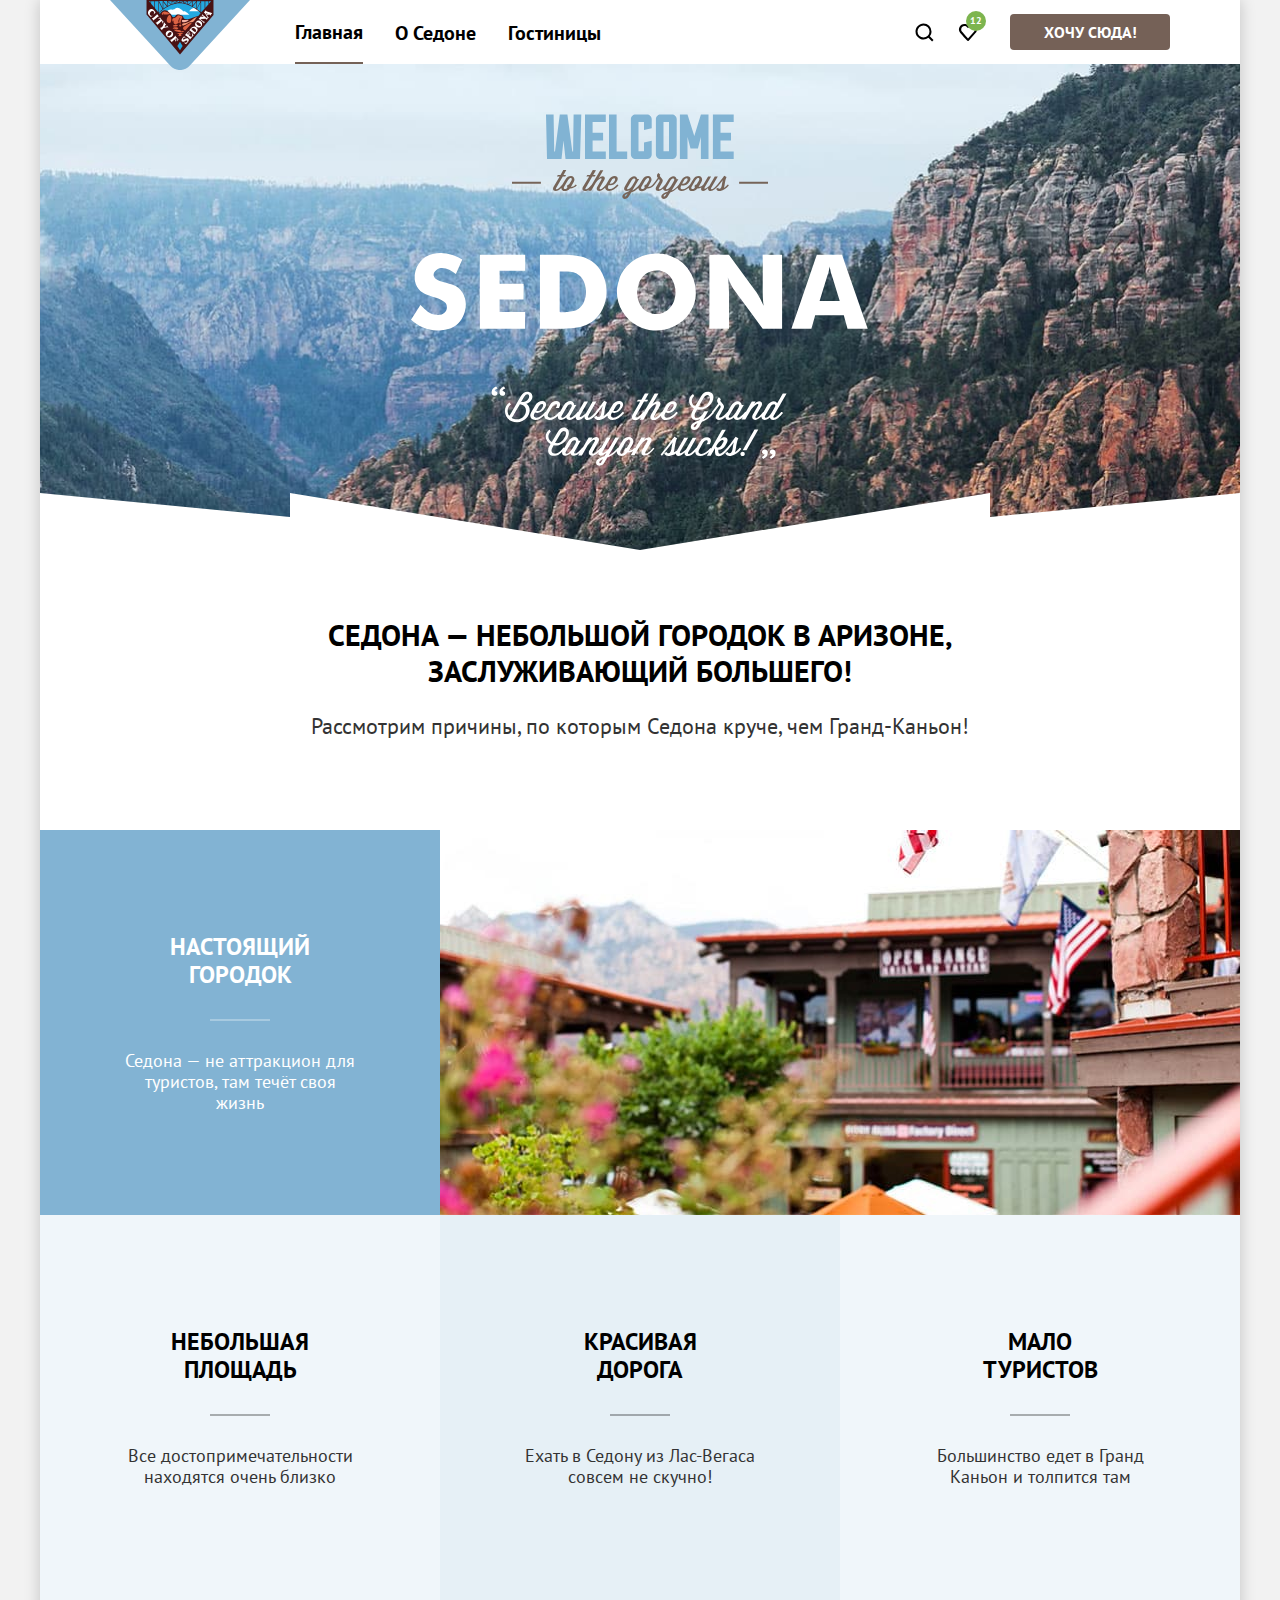
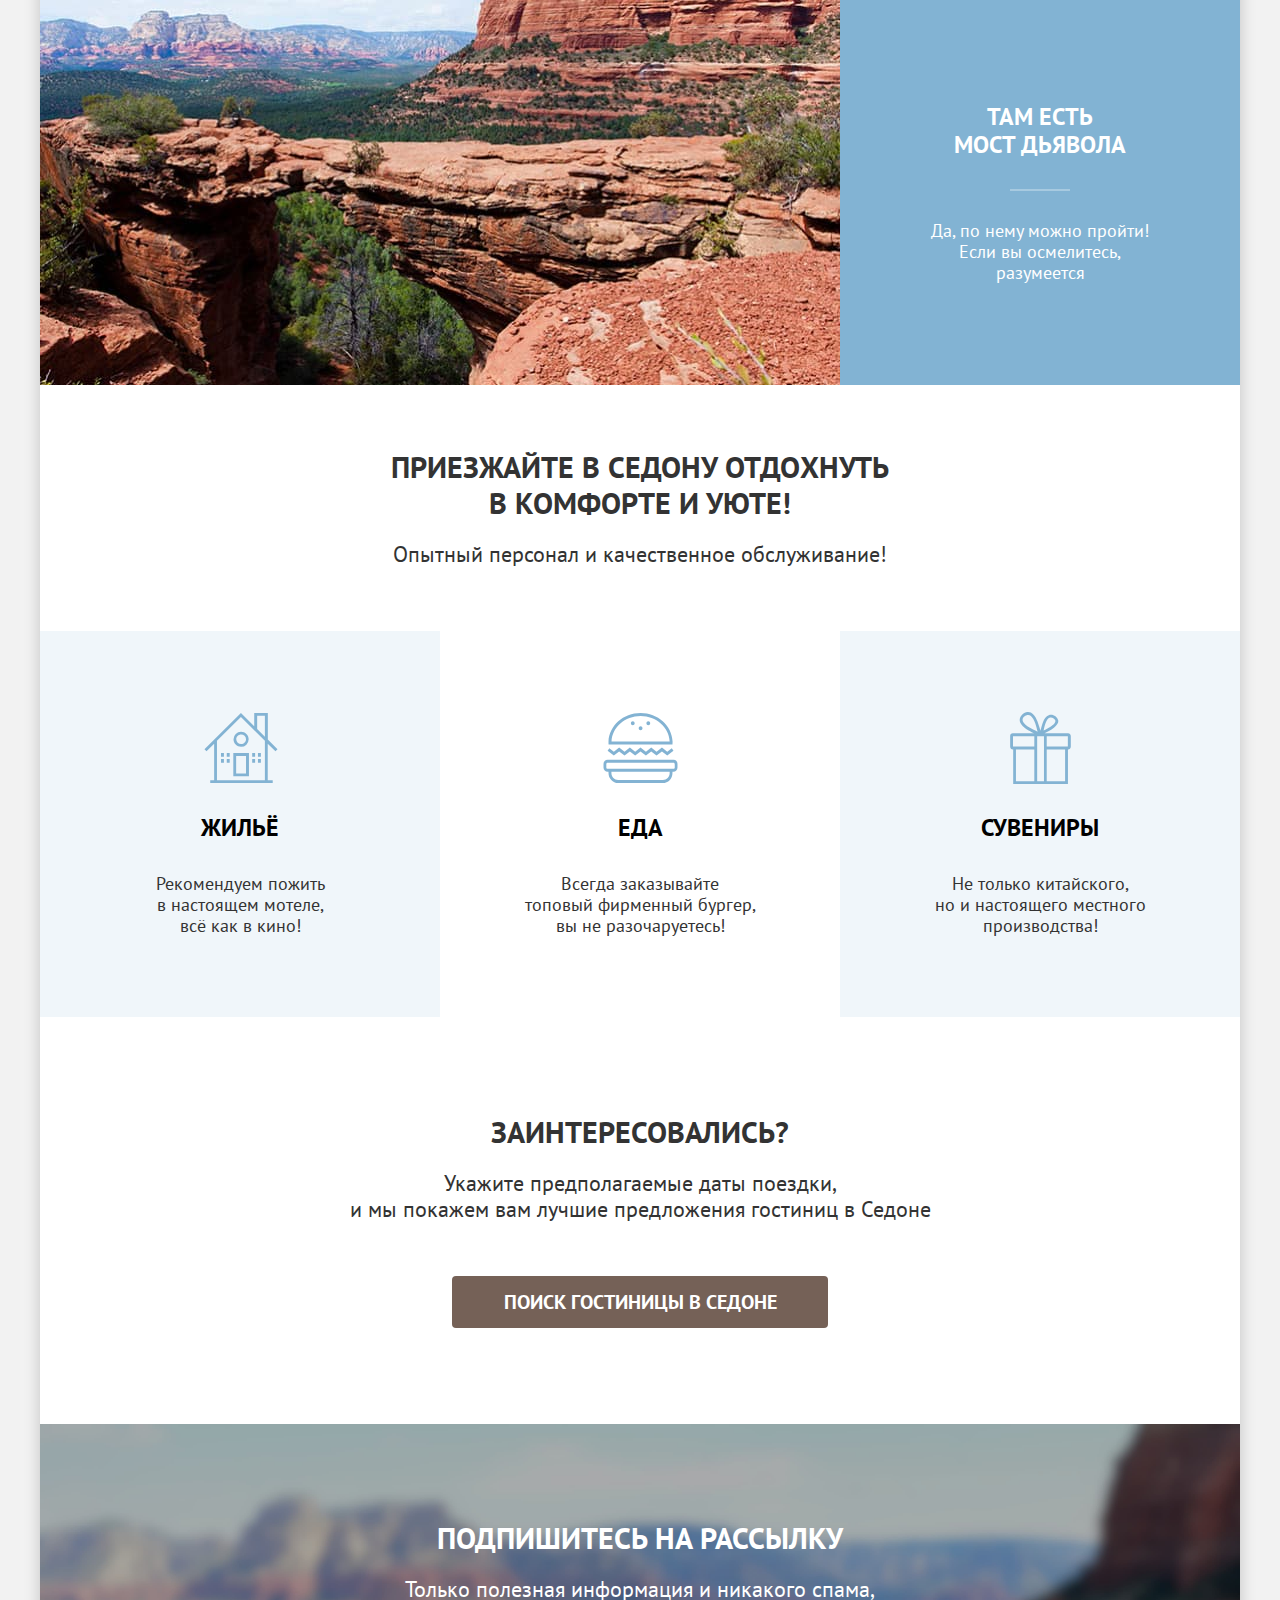
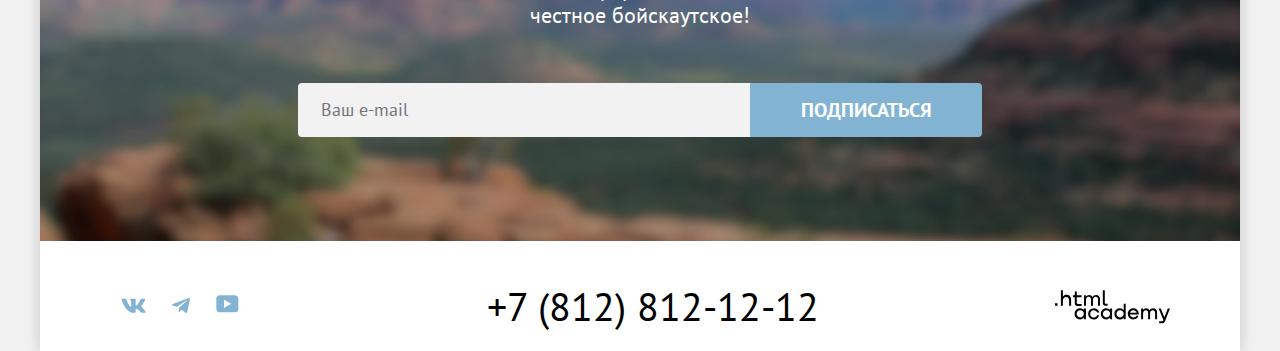
<file: index.html>
<!DOCTYPE html>
<html lang="ru">

  <head>
    <meta charset="utf-8">
    <title>HTML Academy: Седона</title>
    <link rel="icon" href="favicon.ico">
    <link rel="stylesheet" href="styles/styles.css">
  </head>

  <body>
    <div class="page-container">
      <header class="page-header" data-test="header">
        <div class="container">
          <nav class="navigation">
            <a class="navigation-logo" href="index.html"><img class="navigation-logo-img" src="image/logo.svg"
                width="140" height="70" alt="Логотип Седона">
            </a>
            <ul class="navigation-list">
              <li class="navigation-item">
                <a class="navigation-link navigation-link-current">Главная</a>
              </li>
              <li class="navigation-item">
                <a class="navigation-link" href="#">О Седоне</a>
              </li>
              <li class="navigation-item">
                <a class="navigation-link" href="catalog.html">Гостиницы</a>
              </li>
            </ul>
            <ul class="navigation-user">
              <li class="navigation-user-item">
                <a class="navigation-user-link navigation-user-link-search" href="#">
                  <span class="visually-hidden">Поиск</span>
                </a>
              </li>
              <li class="navigation-user-item">
                <a class="navigation-user-link navigation-user-link-like" href="#">
                  <span class="visually-hidden">Избранное</span>
                  <span class="navigation-user-link-badge">12</span>
                </a>
              </li>
              <li class="navigation-item">
                <button class="header-button button button-primary" type="button">Хочу сюда!</button>
              </li>
            </ul>
          </nav>
        </div>
      </header>
      <main class="main-container main-index" data-test="main">
        <section class="hero" data-test="hero">
          <h1 class="visually-hidden">Седона - город в Аризоне</h1>
          <img class="hero-image" src="image/welcome.svg" width="458" height="352"
            alt="Welcome to the gorgeous Sedona, because the Grand Canyon sucks! ">
        </section>
        <section class="advantages" data-test="advantages">
          <header class="advantages-description">
            <h2 class="visually-hidden">Преимущества города Седона</h2>
            <p class="advantages-lead title-h-second">Седона — небольшой городок в Аризоне, заслуживающий большего!</p>
            <p class="advantages-text">Рассмотрим причины, по которым Седона круче, чем Гранд-Каньон!</p>
          </header>
          <ul class="advantages-list">
            <li class="advantages-item advantages-item-big">
              <div class="advantages-card contrast">
                <p class="advantages-title contrast title-h-three">Настоящий городок</p>
                <p class="advantages-description-text">Седона — не аттракцион для туристов, там течёт своя жизнь</p>
              </div>
              <img class="advantages-image" src="image/advantages-1.jpg" width="800" height="385"
                alt="Здание на фоне горного хребта">
            </li>
            <li class="advantages-item">
              <div class="advantages-card">
                <p class="advantages-title title-h-three">Небольшая площадь</p>
                <p class="advantages-description-text">Все достопримечательности находятся очень близко</p>
              </div>
            </li>
            <li class="advantages-item">
              <div class="advantages-card colored">
                <p class="advantages-title title-h-three">Красивая дорога</p>
                <p class="advantages-description-text">Ехать в Седону из Лас-Вегаса совсем не скучно!</p>
              </div>
            </li>
            <li class="advantages-item">
              <div class="advantages-card">
                <p class="advantages-title title-h-three">Мало туристов</p>
                <p class="advantages-description-text">Большинство едет в Гранд Каньон и толпится там</p>
              </div>
            </li>
            <li class="advantages-item advantages-item-big">
              <img class="advantages-image" src="image/advantages-2.jpg" width="800" height="385" alt="Вид на Каньон">
              <div class="advantages-card contrast">
                <p class="advantages-title contrast title-h-three">Там есть мост дьявола</p>
                <p class="advantages-description-text">Да, по нему можно пройти! Если вы осмелитесь, разумеется</p>
              </div>
            </li>
          </ul>
        </section>
        <section class="services" data-test="services">
          <h2 class="visually-hidden">Услуги в городке Седона</h2>
          <header class="services-preview-header">
            <p class="services-preview-title title-h-second">Приезжайте в Седону отдохнуть в комфорте и уюте!</p>
            <p class="services-preview-lead">Опытный персонал и качественное обслуживание!</p>
          </header>
          <ul class="services-list">
            <li class="services-item services-house">
              <p class="services-title title-h-three">Жильё</p>
              <p class="services-description">Рекомендуем пожить в&nbsp;настоящем мотеле, всё&nbsp;как&nbsp;в&nbsp;кино!
              </p>
            </li>
            <li class="services-item services-food">
              <p class="services-title title-h-three">Еда</p>
              <p class="services-description">Всегда заказывайте
                топовый&nbsp;фирменный&nbsp;бургер, вы&nbsp;не&nbsp;разочаруетесь!</p>
            </li>
            <li class="services-item services-gift">
              <p class="services-title title-h-three">Сувениры</p>
              <p class="services-description">Не только китайского,<br> но и
                настоящего местного производства!</p>
            </li>
          </ul>
        </section>
        <section class="search search-background" data-test="search">
          <h2 class="visually-hidden">Поиск гостиницы в Седоне</h2>
          <p class="search-title title-h-second">Заинтересовались?</p>
          <p class="search-description">Укажите предполагаемые даты поездки,<br>
            и мы покажем вам лучшие предложения
            гостиниц
            в Седоне</p>
          <a class="search-button button button-primary button-lg" href="modal.html">Поиск гостиницы в Седоне</a>
        </section>
        <section class="subscribe subscribe-bg" data-test="subscribe">
          <div class="subscribe-container">
            <h2 class="subscribe-title title-h-second">Подпишитесь на рассылку</h2>
            <p class="subscribe-text">Только полезная информация и никакого спама, честное бойскаутское!</p>
          </div>
          <form class="subscribe-form" action="https://echo.htmlacademy.ru/" method="post">
            <label class="visually-hidden" for="subscribe-email">Укажите ваш email</label>
            <input class="subscribe-form-input" type="email" id="subscribe-email" name="user-email"
              placeholder="Ваш e-mail" required>
            <button class="subscribe-button button button-secondary button-lg" type="submit">Подписаться</button>
          </form>
        </section>
      </main>
      <footer class="page-footer" data-test="footer">
        <div class="container page-footer-wrapper">
          <ul class="socials">
            <li class="social-item">
              <a class="social-link" href="https://vk.com/htmlacademy" target="_blank">
                <svg class="social-icon" xmlns="http://www.w3.org/2000/svg" width="25" height="15" viewBox="0 0 25 15"
                  fill="currentColor">
                  <path fill-rule="evenodd"
                    d="M24.12 1.8c.16-.54 0-.94-.8-.94H20.7c-.67 0-.98.34-1.15.73 0 0-1.33 3.2-3.22 5.27-.61.6-.9.8-1.23.8-.16 0-.41-.2-.41-.75v-5.1c0-.66-.19-.95-.74-.95H9.82c-.42 0-.67.3-.67.59 0 .62.95.76 1.04 2.51v3.8c0 .83-.15.98-.48.98-.9 0-3.06-3.2-4.34-6.88-.25-.72-.5-1-1.18-1H1.57c-.75 0-.9.34-.9.73 0 .68.89 4.07 4.14 8.55 2.17 3.06 5.23 4.72 8 4.72 1.68 0 1.88-.37 1.88-1v-2.32c0-.74.16-.88.7-.88.38 0 1.05.19 2.6 1.66 1.79 1.75 2.08 2.54 3.08 2.54h2.63c.75 0 1.12-.37.9-1.1-.23-.72-1.08-1.77-2.2-3.02-.62-.71-1.54-1.48-1.82-1.86-.39-.5-.28-.71 0-1.15 0 0 3.2-4.42 3.54-5.93Z"
                    clip-rule="evenodd" />
                </svg>
                <span class="visually-hidden">ВКонтакте</span>
              </a>
            </li>
            <li class="social-item">
              <a class="social-link" href="https://t.me/htmlacademy" target="_blank">
                <svg class="social-icon" xmlns="http://www.w3.org/2000/svg" width="18" height="16" viewBox="0 0 18 16"
                  fill="currentColor">
                  <path
                    d="M16.79.96.84 7.1c-1.09.44-1.08 1.05-.2 1.32l4.1 1.28 9.47-5.98c.44-.27.85-.13.52.17l-7.68 6.93-.28 4.22c.41 0 .6-.2.83-.41l1.99-1.94 4.13 3.06c.77.42 1.31.2 1.5-.71l2.72-12.8c.28-1.1-.43-1.61-1.16-1.28Z" />
                </svg>
                <span class="visually-hidden">Телеграм</span>
              </a>
            </li>
            <li class="social-item">
              <a class="social-link" href="https://www.youtube.com/user/htmlacademyru" target="_blank">
                <svg class="social-icon" xmlns="http://www.w3.org/2000/svg" width="23" height="18" viewBox="0 0 23 18"
                  fill="currentColor">
                  <path
                    d="M18.94.36H3.51C1.65.36.33 1.95.33 3.76v10.09c0 1.91 1.32 3.5 3.18 3.5h15.65c1.64 0 3.17-1.59 3.17-3.4V3.76c-.22-1.8-1.53-3.4-3.39-3.4ZM7.99 12.89V4.82l7.34 4.04-7.34 4.03Z" />
                </svg>
                <span class="visually-hidden">YouTube</span>
              </a>
            </li>
          </ul>
          <a class="footer-phone" href="tel:+78128121212"> +7 (812) 812-12-12</a>
          <a class="footer-link-logo" href="https://htmlacademy.ru/" target="_blank">
            <svg class="developer-image" xmlns="http://www.w3.org/2000/svg" width="115" height="34" viewBox="0 0 115 34"
              fill="currentColor">
              <path
                d="M0 13.26v2.6h2.5v-2.6H0ZM11.6 4.86c-1.6 0-2.8.7-3.6 1.7h-.1V.36h-2v15.5h2v-5.3c0-2.1 1.3-3.6 3.3-3.6 1.8 0 2.9 1.4 2.9 3.2v5.7h2v-6.1c.1-3-1.8-4.9-4.5-4.9ZM26.6 5.16h-4.8v-3.7h-2v3.8h-1.9v2h1.9v6c0 1.7 1 2.7 2.7 2.7h4.1v-2h-3.7c-.7 0-1.1-.4-1.1-1.1v-5.7h4.8v-2ZM41.1 4.96c-1.6 0-2.9.8-3.5 2.1h-.1c-.6-1.2-1.8-2.1-3.4-2.1-1.4 0-2.5.8-3.1 1.8h-.1v-1.6H29v10.6h2v-5.4c0-2 1-3.5 2.6-3.5 1.5 0 2.4 1 2.4 2.6v6.3h2v-5.6c0-2.4 1.4-3.3 2.6-3.3 1.5 0 2.4 1 2.4 2.6v6.3h2v-6.5c.1-2.5-1.4-4.3-3.9-4.3ZM47.8 13.06c0 1.7 1 2.7 2.8 2.7h2v-2h-1.7c-.7 0-1.1-.4-1.1-1.1V.36h-2v12.7ZM28.9 20.06c-.9-1.1-2.2-1.8-3.9-1.8-3.1 0-5.4 2.3-5.4 5.6s2.3 5.6 5.4 5.6c1.8 0 3-.8 3.8-1.9h.1v1.6h2v-10.6h-2v1.5Zm-3.6 7.4c-2.2 0-3.6-1.6-3.6-3.6s1.4-3.6 3.6-3.6 3.6 1.6 3.6 3.6c0 1.9-1.4 3.6-3.6 3.6ZM44.2 22.36c-.5-2.4-2.6-4.1-5.4-4.1a5.4 5.4 0 0 0-5.6 5.6c0 3.1 2.2 5.6 5.6 5.6 2.8 0 4.9-1.8 5.4-4.2h-2.1a3.4 3.4 0 0 1-3.3 2.3c-2.2 0-3.6-1.6-3.6-3.6s1.4-3.6 3.6-3.6c1.6 0 2.8 1 3.3 2.2h2.1v-.2ZM55.1 20.06c-.9-1.1-2.2-1.8-3.9-1.8-3.1 0-5.4 2.3-5.4 5.6s2.3 5.6 5.4 5.6c1.8 0 3-.8 3.8-1.9h.1v1.6h2v-10.6h-2v1.5Zm-3.6 7.4c-2.2 0-3.6-1.6-3.6-3.6s1.4-3.6 3.6-3.6 3.6 1.6 3.6 3.6c0 1.9-1.5 3.6-3.6 3.6ZM68.7 20.16c-.9-1.1-2.2-1.9-3.9-1.9-3.1 0-5.4 2.3-5.4 5.6s2.2 5.6 5.4 5.6c1.7 0 3-.8 3.8-1.8h.1v1.5h2v-15.4h-2v6.4Zm-3.6 7.3c-2.2 0-3.6-1.6-3.6-3.6s1.4-3.6 3.6-3.6 3.6 1.6 3.6 3.6c-.1 2-1.5 3.6-3.6 3.6ZM78.3 18.26c-3.3 0-5.5 2.5-5.5 5.6 0 3 2.1 5.6 5.5 5.6 2.5 0 4.5-1.3 5.2-3.6h-2.1c-.5 1-1.6 1.6-3 1.6-1.9 0-3.3-1.3-3.4-2.9h8.8c.2-3.6-2-6.3-5.5-6.3Zm0 1.9c1.7 0 3 1 3.3 2.6h-6.5c.3-1.5 1.5-2.6 3.2-2.6ZM98.2 18.26c-1.6 0-2.9.8-3.6 2h-.1c-.6-1.2-1.8-2-3.4-2-1.4 0-2.5.7-3.1 1.8v-1.5h-1.9v10.6h2v-5.4c0-2 1-3.4 2.6-3.5 1.5 0 2.4 1 2.4 2.6v6.3h2v-5.6c0-2.4 1.4-3.3 2.6-3.3 1.5 0 2.4 1 2.4 2.6v6.3h2v-6.5c.1-2.6-1.4-4.4-3.9-4.4ZM109.4 27.36l-3.6-8.9h-2.2l4.8 11.6c-.3.9-.7 1.2-1.7 1.2h-2.5v2h2.5c1.8 0 2.8-.8 3.5-2.6l4.7-12.2h-2.1l-3.4 8.9Z" />
            </svg>
            <span class="visually-hidden">Логотип html academy</span>
          </a>
        </div>
      </footer>
    </div>
  </body>
</file>
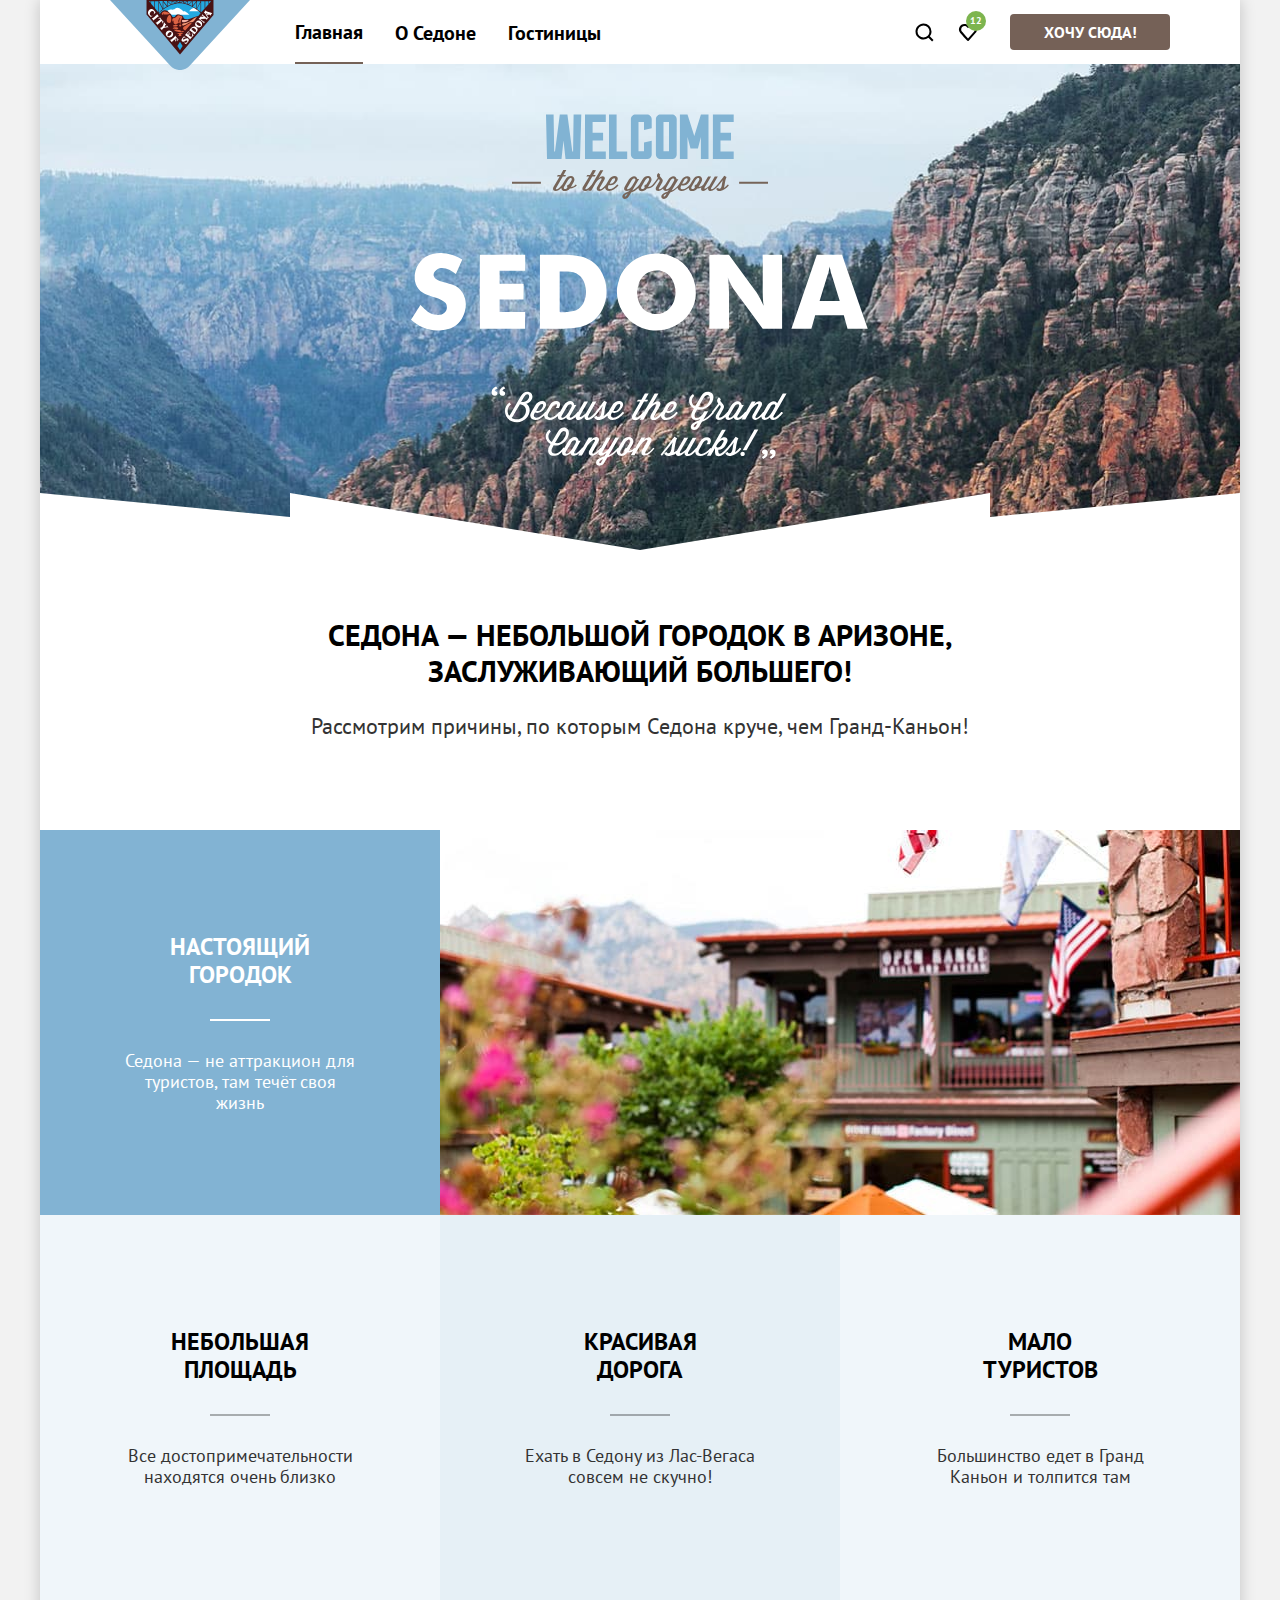
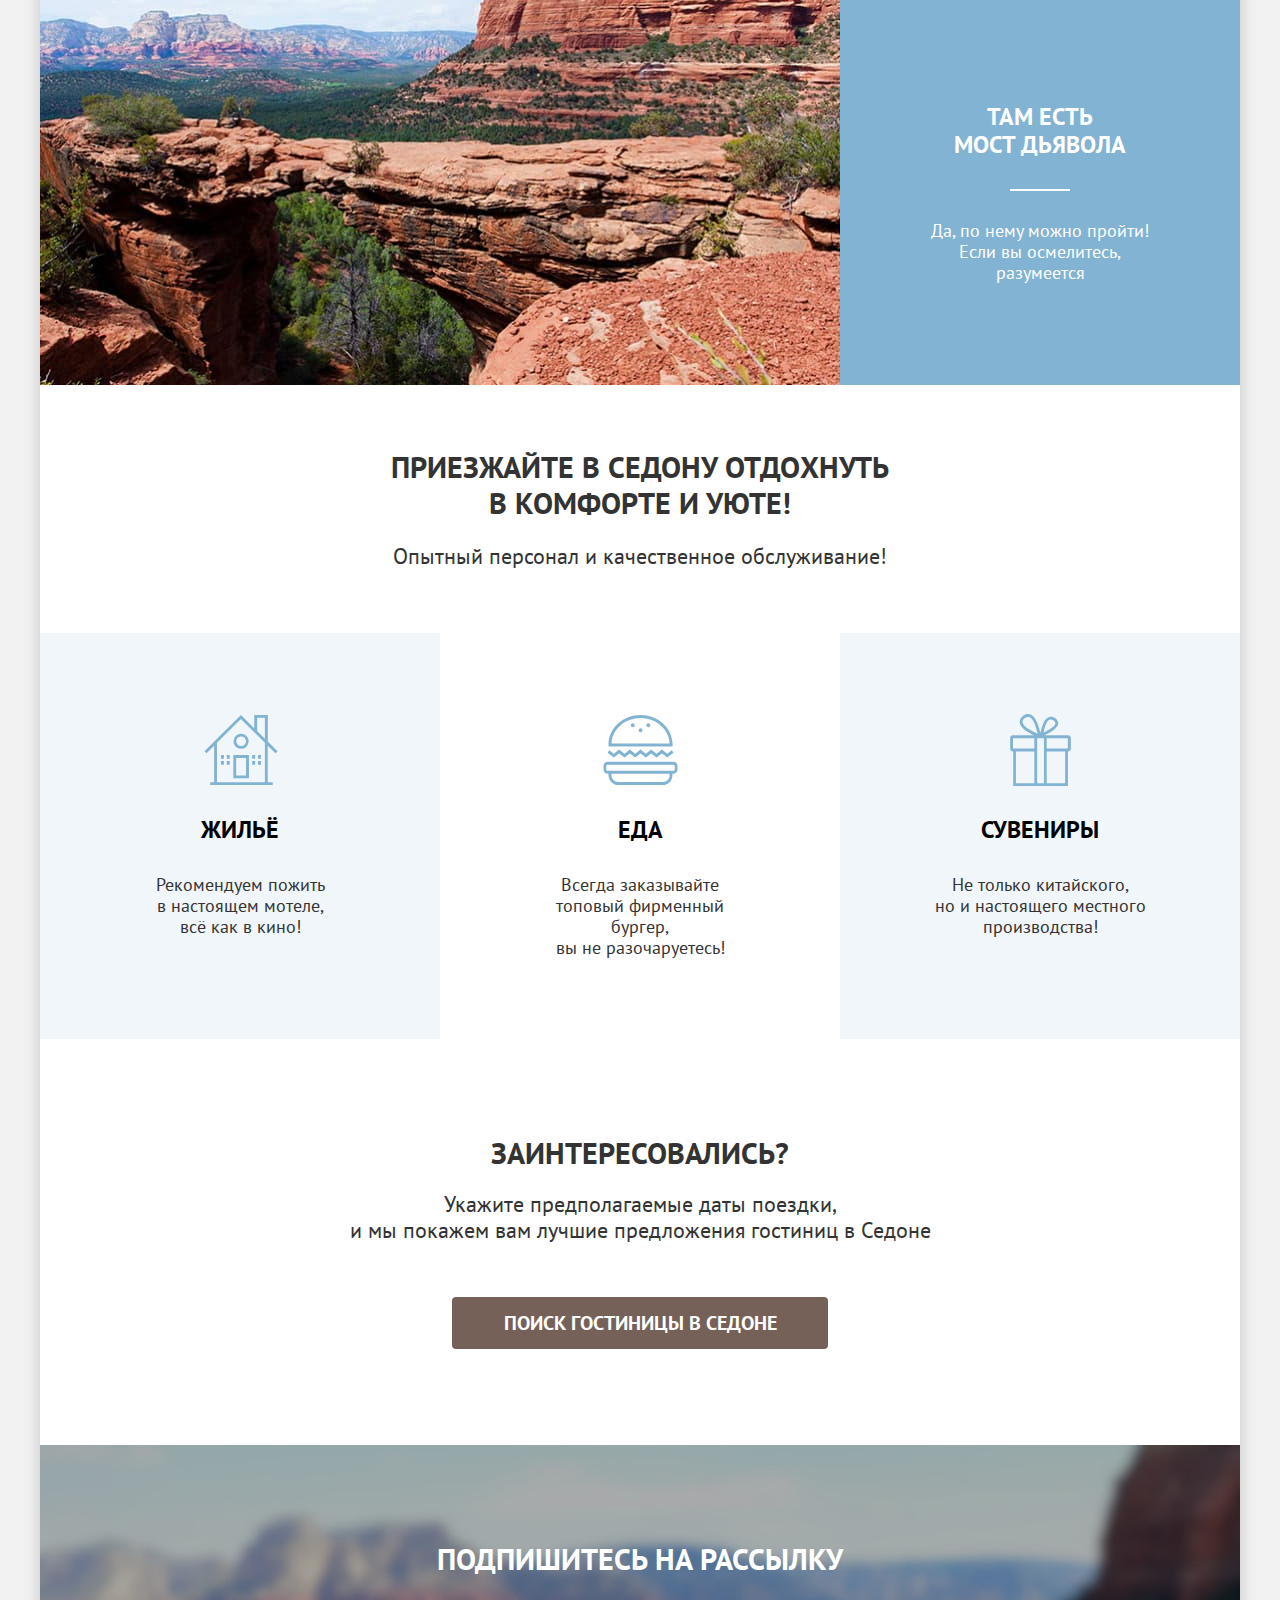
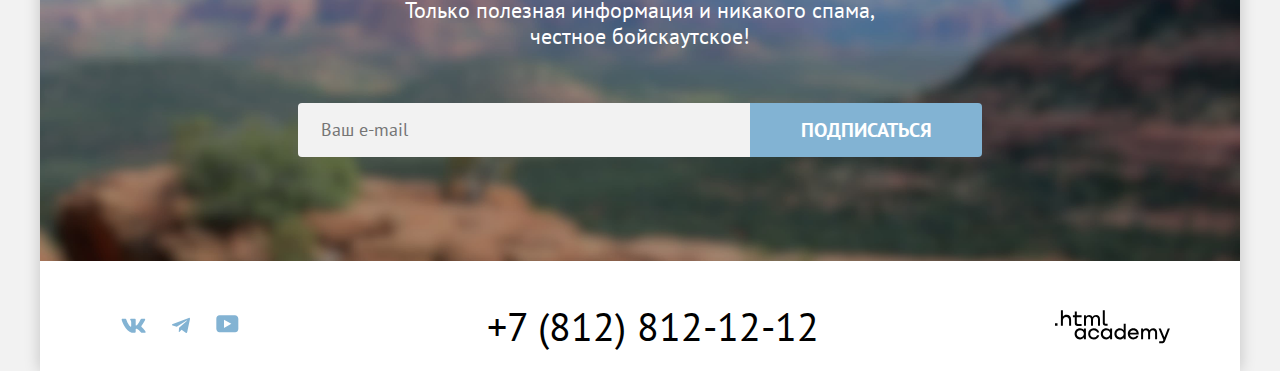
<file: 1/index.html>
<!DOCTYPE html>
<html lang="ru">

  <head>
    <meta charset="utf-8">
    <title>HTML Academy: Седона</title>
    <link rel="stylesheet" href="styles/styles.css">
    <base href="https://htmlacademy-htmlcss.github.io/2450417-sedona-2/1/">
</head>

  <body>
    <div class="page-container">
      <header class="page-header" data-test="header">
        <div class="container">
          <nav class="navigation">
            <a class="navigation-logo" href="index.html"><img class="navigation-logo-img" src="image/logo.svg"
                width="140" height="70" alt="Логотип Седона">
            </a>
            <ul class="navigation-list">
              <li class="navigation-item">
                <a class="navigation-link  navigation-link-current" href="index.html">Главная</a>
              </li>
              <li class="navigation-item">
                <a class="navigation-link" href="#">О Седоне</a>
              </li>
              <li class="navigation-item">
                <a class="navigation-link" href="catalog.html">Гостиницы</a>
              </li>
            </ul>
            <ul class="navigation-user">
              <li class="navigation-user-item">
                <a class="navigation-user-link" href="#">
                  <span class="visually-hidden">Поиск</span>
                </a>
              </li>
              <li class="navigation-user-item">
                <a class="navigation-user-link " href="#">
                  <span class="visually-hidden">Избранное</span>
                  <span class="navigation-user-link-badge">12</span>
                </a>
              </li>
              <li class="navigation-item">
                <button class="header-button button button-primary">Хочу сюда!</button>
              </li>
            </ul>
          </nav>
        </div>
      </header>
      <main class="main-container main-index " data-test="main">
        <section class="hero" data-test="hero">
          <h1 class="visually-hidden">Седона - город в Аризоне</h1>
          <img class="hero-image" src="image/welcome.svg" width="458" height="352"
            alt="Welcome to the gorgeous Sedona, because the Grand Canyon sucks! ">
        </section>
        <section class="advantages" data-test="advantages">
          <header class="advantages-description">
            <h2 class="visually-hidden">Преимущества города Седона</h2>
            <p class="advantages-lead title-h-second">Седона — небольшой городок в Аризоне, заслуживающий большего!</p>
            <p class="advantages-text">Рассмотрим причины, по которым Седона круче, чем Гранд-Каньон!</p>
          </header>
          <ul class="advantages-list">
            <li class="advantages-item advantages-item-big">
              <div class="advantages-card contrast">
                <p class="advantages-title title-h-three">Настоящий городок</p>
                <p class="advantages-description-text">Седона — не аттракцион для туристов, там течёт своя жизнь</p>
              </div>
              <img class="advantages-image" src="image/advantages-1.jpg" width="800" height="385"
                alt="Здание на фоне горного хребта">
            </li>
            <li class="advantages-item">
              <div class="advantages-card">
                <p class="advantages-title title-h-three">Небольшая площадь</p>
                <p class="advantages-description-text">Все достопримечательности находятся очень близко</p>
              </div>
            </li>
            <li class="advantages-item ">
              <div class="advantages-card colored">
                <p class="advantages-title title-h-three">Красивая дорога</p>
                <p class="advantages-description-text">Ехать в Седону из Лас-Вегаса совсем не скучно!</p>
              </div>
            </li>
            <li class="advantages-item ">
              <div class="advantages-card">
                <p class="advantages-title title-h-three">Мало туристов</p>
                <p class="advantages-description-text">Большинство едет в Гранд Каньон и толпится там</p>
              </div>
            </li>
            <li class="advantages-item advantages-item-big">
              <img class="advantages-image" src="image/advantages-2.jpg" width="800" height="385" alt="Вид на Каньон">
              <div class="advantages-card contrast">
                <p class="advantages-title title-h-three">Там есть мост дьявола</p>
                <p class="advantages-description-text">Да, по нему можно пройти! Если вы осмелитесь, разумеется</p>
              </div>
            </li>
          </ul>
        </section>
        <section class="services" data-test="services">
          <h2 class="visually-hidden">Услуги в городке Седона</h2>
          <header class="services-preview-header">
            <p class="services-preview-title title-h-second">Приезжайте в Седону отдохнуть в комфорте и уюте!</p>
            <p class="services-preview-lead">Опытный персонал и качественное обслуживание!</p>
          </header>
          <ul class="services-list">
            <li class="services-item  services-house ">
              <p class="services-title title-h-three">Жильё</p>
              <p class="services-description">Рекомендуем пожить <br>
                в настоящем мотеле,<br> всё как в кино!</p>
            </li>
            <li class="services-item services-food">
              <p class="services-title title-h-three">Еда</p>
              <p class="services-description">Всегда заказывайте <br>
                топовый фирменный бургер, <br> вы не разочаруетесь!</p>
            </li>
            <li class="services-item  services-gift ">
              <p class="services-title title-h-three">Сувениры</p>
              <p class="services-description">Не только китайского, <br> но и
                настоящего местного <br> производства!</p>
            </li>

          </ul>
        </section>
        <section class="search search-background" data-test="search">
          <h2 class="visually-hidden">Поиск гостиницы в Седоне</h2>
          <p class="search-title title-h-second">Заинтересовались?</p>
          <p class="search-description">Укажите предполагаемые даты поездки,<br>
            и мы покажем вам лучшие предложения
            гостиниц
            в Седоне</p>
          <a class="search-button button button-primary button-lg" href="modal.html">Поиск гостиницы в Седоне</a>
        </section>
        <section class="subscribe" data-test="subscribe">
          <div class="subscribe-container">
            <h2 class="subscribe-title title-h-second">Подпишитесь на рассылку</h2>
            <p class="subscribe-text">Только полезная информация и никакого спама, честное бойскаутское!</p>
          </div>
          <form class="subscribe-form" action="https://echo.htmlacademy.ru/" method="post">
            <label class="visually-hidden" for="subscribe-email">Укажите ваш email</label>
            <input class="subscribe-form-input" type="email" id="subscribe-email" name="user-email"
              placeholder="Ваш e-mail">
            <button class="subscribe-button button button-secondary button-lg" type="submit">Подписаться</button>
          </form>
        </section>
      </main>
      <footer class="page-footer" data-test="footer">
        <div class="container page-footer-wrapper">
          <ul class="socials">
            <li class="social-item">
              <a class="social-link " href="https://vk.com/htmlacademy">
                <svg class="social-icon" xmlns="http://www.w3.org/2000/svg" width="25" height="15" viewBox="0 0 25 15"
                  fill="currentColor">
                  <path fill-rule="evenodd"
                    d="M24.12 1.8c.16-.54 0-.94-.8-.94H20.7c-.67 0-.98.34-1.15.73 0 0-1.33 3.2-3.22 5.27-.61.6-.9.8-1.23.8-.16 0-.41-.2-.41-.75v-5.1c0-.66-.19-.95-.74-.95H9.82c-.42 0-.67.3-.67.59 0 .62.95.76 1.04 2.51v3.8c0 .83-.15.98-.48.98-.9 0-3.06-3.2-4.34-6.88-.25-.72-.5-1-1.18-1H1.57c-.75 0-.9.34-.9.73 0 .68.89 4.07 4.14 8.55 2.17 3.06 5.23 4.72 8 4.72 1.68 0 1.88-.37 1.88-1v-2.32c0-.74.16-.88.7-.88.38 0 1.05.19 2.6 1.66 1.79 1.75 2.08 2.54 3.08 2.54h2.63c.75 0 1.12-.37.9-1.1-.23-.72-1.08-1.77-2.2-3.02-.62-.71-1.54-1.48-1.82-1.86-.39-.5-.28-.71 0-1.15 0 0 3.2-4.42 3.54-5.93Z"
                    clip-rule="evenodd" />
                </svg>
                <span class="visually-hidden">ВКонтакте</span>
              </a>
            </li>
            <li class="social-item">
              <a class="social-link " href="https://t.me/htmlacademy">
                <svg class="social-icon" xmlns="http://www.w3.org/2000/svg" width="18" height="16" viewBox="0 0 18 16"
                  fill="currentColor">
                  <path
                    d="M16.79.96.84 7.1c-1.09.44-1.08 1.05-.2 1.32l4.1 1.28 9.47-5.98c.44-.27.85-.13.52.17l-7.68 6.93-.28 4.22c.41 0 .6-.2.83-.41l1.99-1.94 4.13 3.06c.77.42 1.31.2 1.5-.71l2.72-12.8c.28-1.1-.43-1.61-1.16-1.28Z" />
                </svg>
                <span class="visually-hidden">Телеграм</span>
              </a>
            </li>
            <li class="social-item">
              <a class="social-link" href="https://www.youtube.com/user/htmlacademyru">
                <svg class="social-icon" xmlns="http://www.w3.org/2000/svg" width="23" height="18" viewBox="0 0 23 18"
                  fill="currentColor">
                  <path
                    d="M18.94.36H3.51C1.65.36.33 1.95.33 3.76v10.09c0 1.91 1.32 3.5 3.18 3.5h15.65c1.64 0 3.17-1.59 3.17-3.4V3.76c-.22-1.8-1.53-3.4-3.39-3.4ZM7.99 12.89V4.82l7.34 4.04-7.34 4.03Z" />
                </svg>
                <span class="visually-hidden">YouTube</span>
              </a>
            </li>
          </ul>
          <a class="footer-phone" href="tel:+78128121212"> +7 (812) 812-12-12</a>
          <a class="footer-link-logo" href="https://htmlacademy.ru/">
            <svg class="developer-image" xmlns="http://www.w3.org/2000/svg" width="115" height="34" viewBox="0 0 115 34"
              fill="currentColor">
              <path
                d="M0 13.26v2.6h2.5v-2.6H0ZM11.6 4.86c-1.6 0-2.8.7-3.6 1.7h-.1V.36h-2v15.5h2v-5.3c0-2.1 1.3-3.6 3.3-3.6 1.8 0 2.9 1.4 2.9 3.2v5.7h2v-6.1c.1-3-1.8-4.9-4.5-4.9ZM26.6 5.16h-4.8v-3.7h-2v3.8h-1.9v2h1.9v6c0 1.7 1 2.7 2.7 2.7h4.1v-2h-3.7c-.7 0-1.1-.4-1.1-1.1v-5.7h4.8v-2ZM41.1 4.96c-1.6 0-2.9.8-3.5 2.1h-.1c-.6-1.2-1.8-2.1-3.4-2.1-1.4 0-2.5.8-3.1 1.8h-.1v-1.6H29v10.6h2v-5.4c0-2 1-3.5 2.6-3.5 1.5 0 2.4 1 2.4 2.6v6.3h2v-5.6c0-2.4 1.4-3.3 2.6-3.3 1.5 0 2.4 1 2.4 2.6v6.3h2v-6.5c.1-2.5-1.4-4.3-3.9-4.3ZM47.8 13.06c0 1.7 1 2.7 2.8 2.7h2v-2h-1.7c-.7 0-1.1-.4-1.1-1.1V.36h-2v12.7ZM28.9 20.06c-.9-1.1-2.2-1.8-3.9-1.8-3.1 0-5.4 2.3-5.4 5.6s2.3 5.6 5.4 5.6c1.8 0 3-.8 3.8-1.9h.1v1.6h2v-10.6h-2v1.5Zm-3.6 7.4c-2.2 0-3.6-1.6-3.6-3.6s1.4-3.6 3.6-3.6 3.6 1.6 3.6 3.6c0 1.9-1.4 3.6-3.6 3.6ZM44.2 22.36c-.5-2.4-2.6-4.1-5.4-4.1a5.4 5.4 0 0 0-5.6 5.6c0 3.1 2.2 5.6 5.6 5.6 2.8 0 4.9-1.8 5.4-4.2h-2.1a3.4 3.4 0 0 1-3.3 2.3c-2.2 0-3.6-1.6-3.6-3.6s1.4-3.6 3.6-3.6c1.6 0 2.8 1 3.3 2.2h2.1v-.2ZM55.1 20.06c-.9-1.1-2.2-1.8-3.9-1.8-3.1 0-5.4 2.3-5.4 5.6s2.3 5.6 5.4 5.6c1.8 0 3-.8 3.8-1.9h.1v1.6h2v-10.6h-2v1.5Zm-3.6 7.4c-2.2 0-3.6-1.6-3.6-3.6s1.4-3.6 3.6-3.6 3.6 1.6 3.6 3.6c0 1.9-1.5 3.6-3.6 3.6ZM68.7 20.16c-.9-1.1-2.2-1.9-3.9-1.9-3.1 0-5.4 2.3-5.4 5.6s2.2 5.6 5.4 5.6c1.7 0 3-.8 3.8-1.8h.1v1.5h2v-15.4h-2v6.4Zm-3.6 7.3c-2.2 0-3.6-1.6-3.6-3.6s1.4-3.6 3.6-3.6 3.6 1.6 3.6 3.6c-.1 2-1.5 3.6-3.6 3.6ZM78.3 18.26c-3.3 0-5.5 2.5-5.5 5.6 0 3 2.1 5.6 5.5 5.6 2.5 0 4.5-1.3 5.2-3.6h-2.1c-.5 1-1.6 1.6-3 1.6-1.9 0-3.3-1.3-3.4-2.9h8.8c.2-3.6-2-6.3-5.5-6.3Zm0 1.9c1.7 0 3 1 3.3 2.6h-6.5c.3-1.5 1.5-2.6 3.2-2.6ZM98.2 18.26c-1.6 0-2.9.8-3.6 2h-.1c-.6-1.2-1.8-2-3.4-2-1.4 0-2.5.7-3.1 1.8v-1.5h-1.9v10.6h2v-5.4c0-2 1-3.4 2.6-3.5 1.5 0 2.4 1 2.4 2.6v6.3h2v-5.6c0-2.4 1.4-3.3 2.6-3.3 1.5 0 2.4 1 2.4 2.6v6.3h2v-6.5c.1-2.6-1.4-4.4-3.9-4.4ZM109.4 27.36l-3.6-8.9h-2.2l4.8 11.6c-.3.9-.7 1.2-1.7 1.2h-2.5v2h2.5c1.8 0 2.8-.8 3.5-2.6l4.7-12.2h-2.1l-3.4 8.9Z" />
            </svg>
            <span class="visually-hidden">Логотип html academy</span>
          </a>
        </div>
      </footer>
    </div>
  </body>
</file>
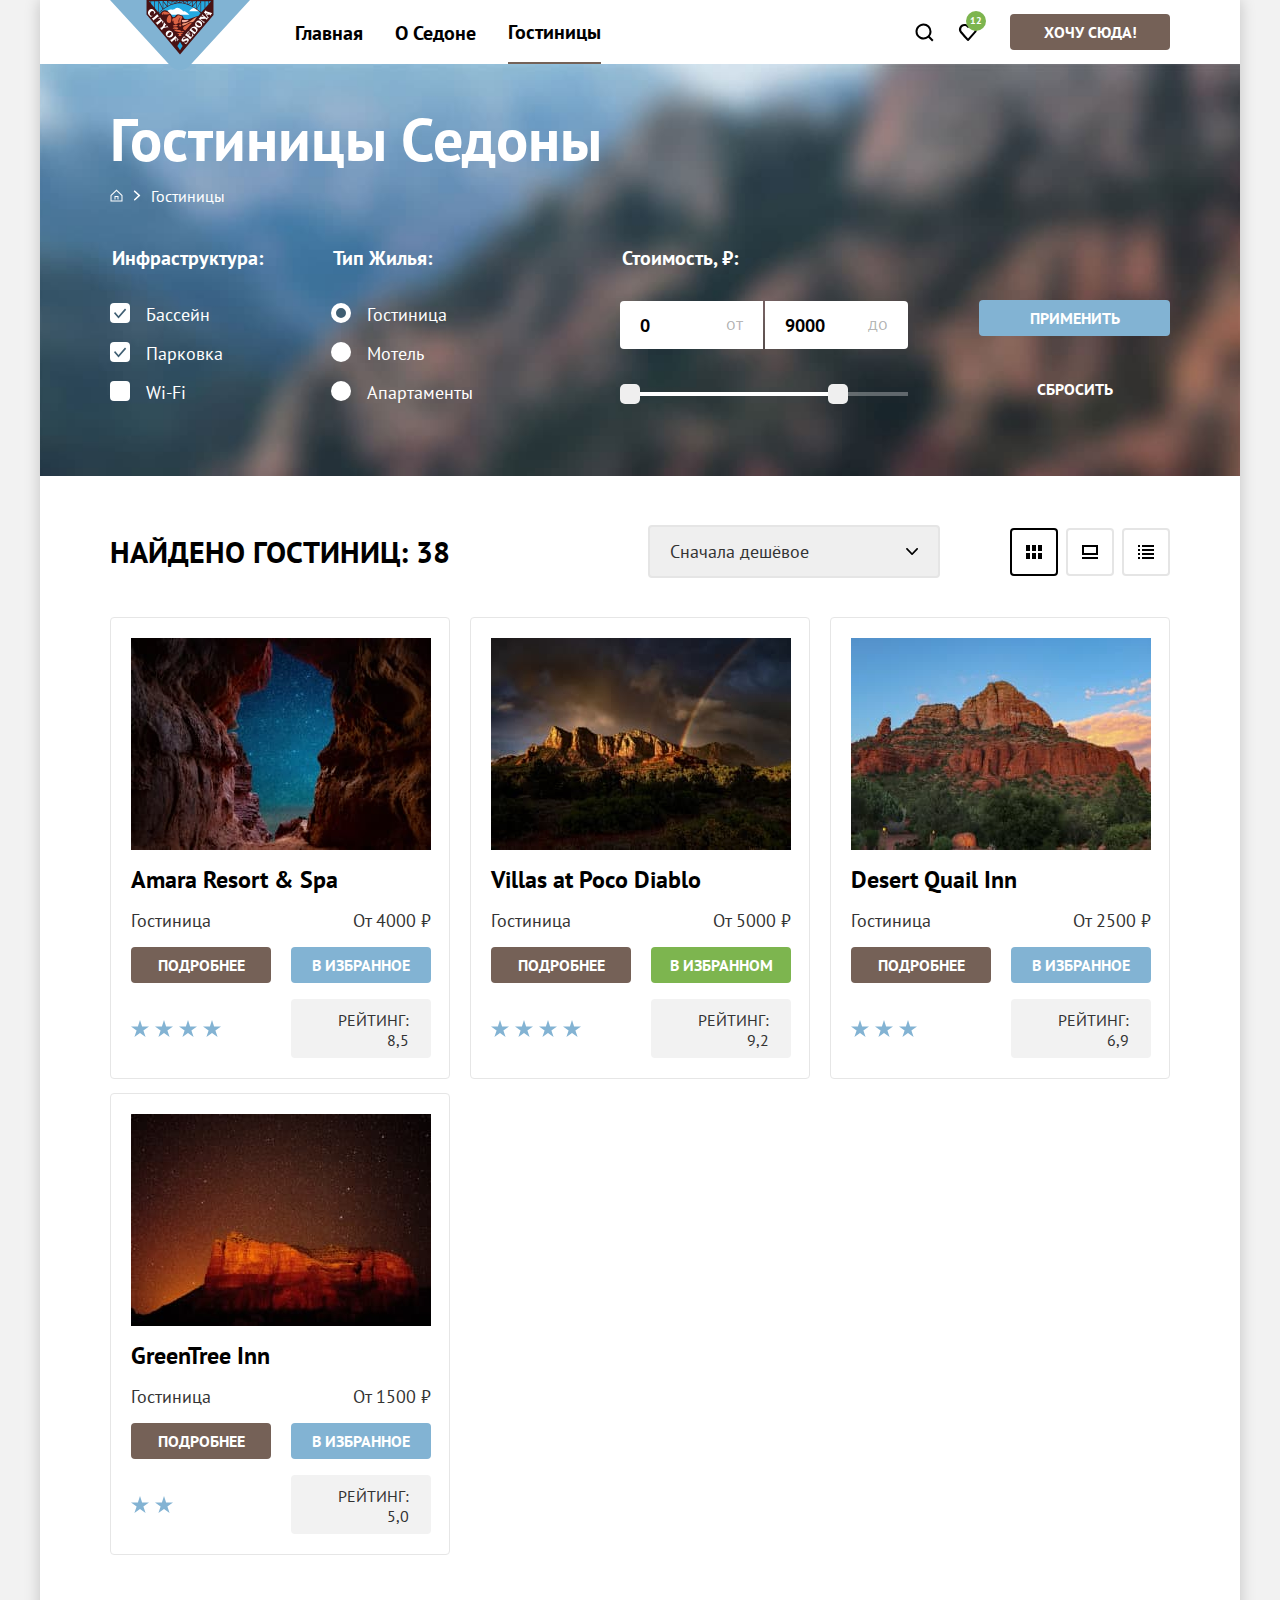
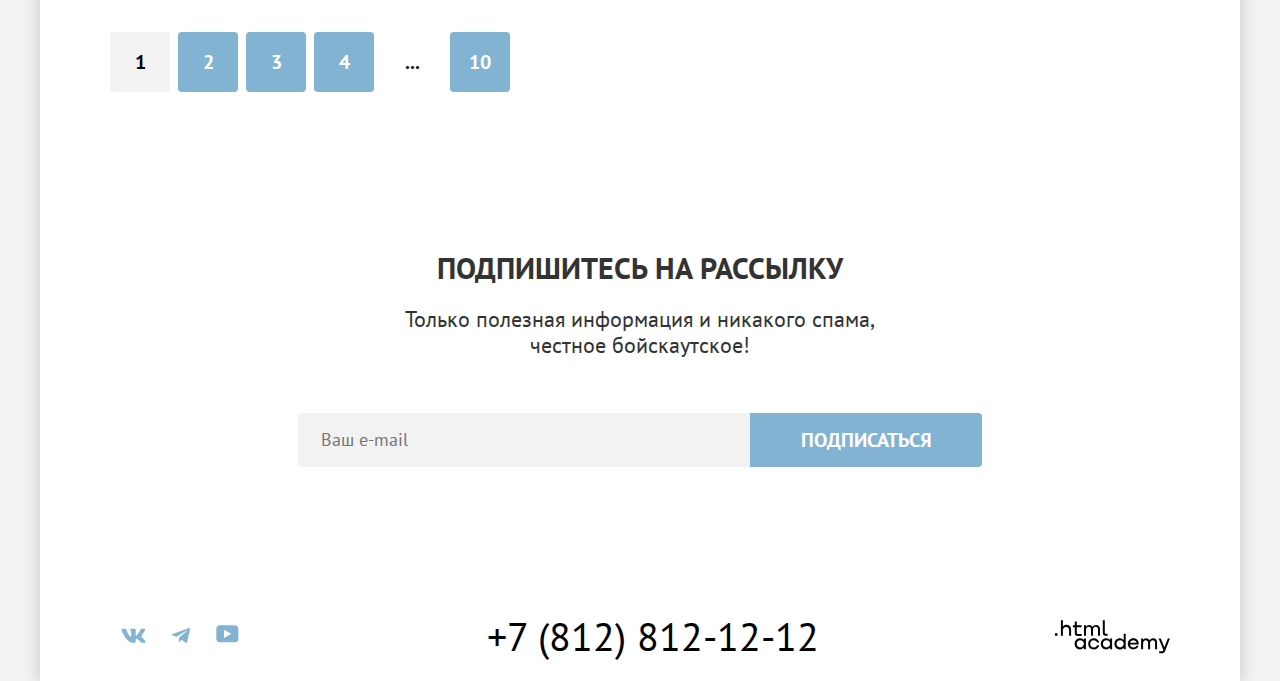
<file: catalog.html>
<!DOCTYPE html>
<html lang="ru">

  <head>
    <meta charset="utf-8">
    <title>HTML Academy: Седона</title>
    <link rel="icon" href="favicon.ico">
    <link rel="stylesheet" href="styles/styles.css">
  </head>

  <body>
    <div class="page-container">
      <header class="page-header" data-test="header">
        <div class="container">
          <nav class="navigation">
            <a class="navigation-logo" href="index.html"><img class="navigation-logo-img" src="image/logo.svg"
                width="140" height="70" alt="Логотип Седона">
            </a>
            <ul class="navigation-list">
              <li class="navigation-item">
                <a class="navigation-link" href="index.html">Главная</a>
              </li>
              <li class="navigation-item">
                <a class="navigation-link" href="#">О Седоне</a>
              </li>
              <li class="navigation-item">
                <a class="navigation-link navigation-link-current">Гостиницы</a>
              </li>

            </ul>
            <ul class="navigation-user">
              <li class="navigation-user-item">
                <a class="navigation-user-link navigation-user-link-search" href="#">
                  <span class="visually-hidden">Поиск</span>
                </a>
              </li>
              <li class="navigation-user-item">
                <a class="navigation-user-link navigation-user-link-like" href="#">
                  <span class="visually-hidden">Избранное</span>
                  <span class="navigation-user-link-badge">12</span>
                </a>
              </li>
              <li class="navigation-item">
                <button class="header-button button button-primary" type="button">Хочу сюда!</button>
              </li>
            </ul>
          </nav>
        </div>
      </header>
      <main class=" main-container main-inner">
        <section class="inner-header">
          <div class="container">
            <h1 class="inner-header-title title-h-one">Гостиницы Седоны</h1>
            <ol class="breadcrumbs-list">
              <li class="breadcrumbs-item">
                <a class="breadcrumbs-link breadcrumbs-link-home" href="index.html">
                  <span class="visually-hidden">Главная</span>
                </a>

              </li>
              <li class="breadcrumbs-item">
                <a class="breadcrumbs-link">Гостиницы</a>
              </li>
            </ol>
            <form class="catalog-filter" action="https://echo.htmlacademy.ru/" method="get">
              <fieldset class="catalog-filter-group">
                <legend class="catalog-filter-title">Инфраструктура:</legend>
                <ul class="catalog-filter-list">
                  <li class="catalog-filter-item">
                    <label class="control" for="pool">
                      <input class="control-input checkbox visually-hidden" type="checkbox" name="pool" id="pool"
                        checked>
                      <span class="checkbox-text">Бассейн</span>
                    </label>
                  </li>
                  <li class="catalog-filter-item">
                    <label class="control" for="parking">
                      <input class="control-input checkbox visually-hidden" type="checkbox" name="parking" id="parking"
                        checked>
                      <span class="checkbox-text">Парковка</span>
                    </label>
                  </li>
                  <li class="catalog-filter-item">
                    <label class="control" for="Wi-Fi">
                      <input class="control-input checkbox visually-hidden" type="checkbox" name="Wi-Fi" id="Wi-Fi">
                      <span class="checkbox-text">Wi-Fi</span>
                    </label>
                  </li>
                </ul>
              </fieldset>
              <fieldset class="catalog-filter-group">
                <legend class="catalog-filter-title">Тип Жилья:</legend>
                <ul class="catalog-filter-list">
                  <li class="catalog-filter-item">
                    <label class="control">
                      <input class="control-input radio visually-hidden" type="radio" name="house-type" value="hotel"
                        checked>
                      <span class="radio-text">Гостиница</span>
                    </label>
                  </li>
                  <li class="catalog-filter-item">
                    <label class="control">
                      <input class="control-input radio visually-hidden" type="radio" name="house-type" value="motel">
                      <span class="radio-text">Мотель</span>
                    </label>
                  </li>
                  <li class="catalog-filter-item">
                    <label class="control">
                      <input class="control-input radio visually-hidden" type="radio" name="house-type"
                        value="apartments">
                      <span class="radio-text">Апартаменты</span>
                    </label>
                  </li>
                </ul>
              </fieldset>
              <fieldset class="catalog-filter-group range">
                <legend class="catalog-filter-title">Стоимость, ₽:</legend>
                <div class="filter-range">
                  <label class="filter-range-control">
                    <span class="range-input-limit">от</span>
                    <input class="range-input range-input-min" type="text" name="main-interval" value="0">
                  </label>
                  <label class="filter-range-control">
                    <span class="range-input-limit"> до</span>
                    <input class="range-input range-input-max" type="text" name="main-interval" value="9000">
                  </label>
                  <div class="range-scale">
                    <div class="range-bar">
                      <button class="range-scale-toggle range-scale-min" type="button">
                        <span class="visually-hidden">Минимум</span>
                      </button>
                      <button class="range-scale-toggle range-scale-max" type="button">
                        <span class="visually-hidden">Максимум</span>
                      </button>
                    </div>
                  </div>
                </div>
              </fieldset>
              <fieldset class="catalog-filter-group filter-button">
                <button class="catalog-filter-button button button-secondary" type="submit">Применить</button>
                <button class="catalog-filter-button button button-reset" type="reset">Сбросить</button>
              </fieldset>
            </form>
          </div>
        </section>
        <section class="catalog">
          <div class="container">
            <header class="catalog-header" data-test="catalog-products">
              <h2 class="catalog-header-title title-h-second">Найдено гостиниц: <span>38</span></h2>
              <select class="select-control" aria-label="Сортировка">
                <option value="popular">Сначала дешёвое</option>
                <option value="cheap">Сначала дорогое</option>
                <option value="expensive">Сначала популярное</option>
              </select>
              <div class="view-buttons">
                <a class=" view-toggle view-toggle-current view-table" href="#">
                  <span class="visually-hidden">Показать плиткой</span>
                </a>
                <a class=" view-toggle view-gallery" href="#">
                  <span class="visually-hidden">Показать карточки </span>
                </a>
                <a class=" view-toggle view-list" href="#">
                  <span class="visually-hidden">Показать список</span>
                </a>
              </div>
            </header>
            <ul class="catalog-list" data-test="catalog">
              <li class="catalog-card">
                <a class="catalog-card-link" href="#">
                  <img class="catalog-card-image" src="image/catalog/hotel-1.jpg" width="300" height="212"
                    alt="Ущелье со звездным небом">
                </a>
                <a class="catalog-card-link" href="#">
                  <p class="catalog-card-title title-h-three">Amara Resort & Spa</p>
                </a>
                <span class="catalog-card-type">Гостиница</span>
                <span class="catalog-card-price">От 4000 ₽</span>
                <a class="catalog-more-button button button-primary" href="#">Подробнее</a>
                <button class="catalog-favorite-button button button-secondary" type="button">В Избранное</button>
                <div class="catalog-card-stars catalog-card-stars-four">
                  <span class="visually-hidden">4 звезды</span>
                </div>
                <p class="catalog-card-rating"> Рейтинг: 8,5 </p>
              </li>
              <li class="catalog-card">
                <a class="catalog-card-link" href="#">
                  <img class="catalog-card-image" src="image/catalog/hotel-2.jpg" width="300" height="212"
                    alt="Радуга на фоне гор">
                </a>
                <a class="catalog-card-link" href="#">
                  <p class="catalog-card-title title-h-three">Villas at Poco Diablo</p>
                </a>
                <span class="catalog-card-type">Гостиница</span>
                <span class="catalog-card-price">От 5000 ₽</span>
                <a class="catalog-more-button button button-primary" href="#">Подробнее</a>
                <button class="catalog-favorite-button button button-favorite" type="button">В Избранном</button>
                <div class="catalog-card-stars catalog-card-stars-four">
                  <span class="visually-hidden">4 звезды</span>
                </div>
                <p class="catalog-card-rating"> Рейтинг: 9,2 </p>
              </li>
              <li class="catalog-card">
                <a class="catalog-card-link" href="#">
                  <img class="catalog-card-image" src="image/catalog/hotel-3.jpg" width="300" height="212"
                    alt="Горы на фоне неба">
                </a>
                <a class="catalog-card-link" href="#">
                  <p class="catalog-card-title title-h-three">Desert Quail Inn</p>
                </a>
                <span class="catalog-card-type">Гостиница</span>
                <span class="catalog-card-price">От 2500 ₽</span>
                <a class="catalog-more-button button button-primary" href="#">Подробнее</a>
                <button class="catalog-favorite-button button button-secondary" type="button">В Избранное</button>
                <div class="catalog-card-stars catalog-card-stars-three">
                  <span class="visually-hidden">3 звезды</span>
                </div>
                <p class="catalog-card-rating"> Рейтинг: 6,9 </p>
              </li>
              <li class="catalog-card">
                <a class="catalog-card-link" href="#">
                  <img class="catalog-card-image" src="image/catalog/hotel-4.jpg" width="300" height="212"
                    alt="Горы на фоне звездного неба">
                </a>
                <a class="catalog-card-link" href="#">
                  <p class="catalog-card-title title-h-three">GreenTree Inn</p>
                </a>
                <span class="catalog-card-type">Гостиница</span>
                <span class="catalog-card-price">От 1500 ₽</span>
                <a class="catalog-more-button button button-primary" href="#">Подробнее</a>
                <button class="catalog-favorite-button button button-secondary" type="button">В Избранное</button>
                <div class="catalog-card-stars catalog-card-stars-two">
                  <span class="visually-hidden">2 звезды</span>
                </div>
                <span class="catalog-card-rating">Рейтинг: 5,0</span>
              </li>
            </ul>
            <ul class="pagination-list">
              <li class="pagination-item">
                <a class="pagination-link pagination-current">1</a>
              </li>
              <li class="pagination-item">
                <a class="pagination-link" href="#">2</a>
              </li>
              <li class="pagination-item">
                <a class="pagination-link" href="#">3</a>
              </li>
              <li class="pagination-item">
                <a class="pagination-link" href="#">4</a>
              </li>
              <li class="pagination-item">
                <span class="pagination-link pagination-text">...</span>
              </li>
              <li class="pagination-item">
                <a class="pagination-link" href="#">10</a>
              </li>
            </ul>
          </div>
        </section>
        <section class="subscribe" data-test="subscribe">
          <div class="subscribe-container">
            <h2 class="subscribe-title title-h-second">Подпишитесь на рассылку</h2>
            <p class="subscribe-text">Только полезная информация и никакого спама, честное бойскаутское!</p>
          </div>
          <form class="subscribe-form" action="https://echo.htmlacademy.ru/" method="post">
            <label class="visually-hidden" for="subscribe-email">Укажите ваш email</label>
            <input class="subscribe-form-input" type="email" id="subscribe-email" name="user-email"
              placeholder="Ваш e-mail" required>
            <button class="subscribe-button button button-secondary button-lg" type="submit">Подписаться</button>
          </form>
        </section>
      </main>
      <footer class="page-footer" data-test="footer">
        <div class="container page-footer-wrapper">
          <ul class="socials">
            <li class="social-item">
              <a class="social-link" href="https://vk.com/htmlacademy" target="_blank">
                <svg class="social-icon" xmlns="http://www.w3.org/2000/svg" width="25" height="15" viewBox="0 0 25 15"
                  fill="currentColor">
                  <path fill-rule="evenodd"
                    d="M24.12 1.8c.16-.54 0-.94-.8-.94H20.7c-.67 0-.98.34-1.15.73 0 0-1.33 3.2-3.22 5.27-.61.6-.9.8-1.23.8-.16 0-.41-.2-.41-.75v-5.1c0-.66-.19-.95-.74-.95H9.82c-.42 0-.67.3-.67.59 0 .62.95.76 1.04 2.51v3.8c0 .83-.15.98-.48.98-.9 0-3.06-3.2-4.34-6.88-.25-.72-.5-1-1.18-1H1.57c-.75 0-.9.34-.9.73 0 .68.89 4.07 4.14 8.55 2.17 3.06 5.23 4.72 8 4.72 1.68 0 1.88-.37 1.88-1v-2.32c0-.74.16-.88.7-.88.38 0 1.05.19 2.6 1.66 1.79 1.75 2.08 2.54 3.08 2.54h2.63c.75 0 1.12-.37.9-1.1-.23-.72-1.08-1.77-2.2-3.02-.62-.71-1.54-1.48-1.82-1.86-.39-.5-.28-.71 0-1.15 0 0 3.2-4.42 3.54-5.93Z"
                    clip-rule="evenodd" />
                </svg>
                <span class="visually-hidden">ВКонтакте</span>
              </a>
            </li>
            <li class="social-item">
              <a class="social-link" href="https://t.me/htmlacademy" target="_blank">
                <svg class="social-icon" xmlns="http://www.w3.org/2000/svg" width="18" height="16" viewBox="0 0 18 16"
                  fill="currentColor">
                  <path
                    d="M16.79.96.84 7.1c-1.09.44-1.08 1.05-.2 1.32l4.1 1.28 9.47-5.98c.44-.27.85-.13.52.17l-7.68 6.93-.28 4.22c.41 0 .6-.2.83-.41l1.99-1.94 4.13 3.06c.77.42 1.31.2 1.5-.71l2.72-12.8c.28-1.1-.43-1.61-1.16-1.28Z" />
                </svg>
                <span class="visually-hidden">Телеграм</span>
              </a>
            </li>
            <li class="social-item">
              <a class="social-link" href="https://www.youtube.com/user/htmlacademyru" target="_blank">
                <svg class="social-icon" xmlns="http://www.w3.org/2000/svg" width="23" height="18" viewBox="0 0 23 18"
                  fill="currentColor">
                  <path
                    d="M18.94.36H3.51C1.65.36.33 1.95.33 3.76v10.09c0 1.91 1.32 3.5 3.18 3.5h15.65c1.64 0 3.17-1.59 3.17-3.4V3.76c-.22-1.8-1.53-3.4-3.39-3.4ZM7.99 12.89V4.82l7.34 4.04-7.34 4.03Z" />
                </svg>
                <span class="visually-hidden">YouTube</span>
              </a>
            </li>
          </ul>
          <a class="footer-phone" href="tel:+78128121212"> +7 (812) 812-12-12</a>
          <a class="footer-link-logo" href="https://htmlacademy.ru/" target="_blank">
            <svg class="developer-image" xmlns="http://www.w3.org/2000/svg" width="115" height="34" viewBox="0 0 115 34"
              fill="currentColor">
              <path
                d="M0 13.26v2.6h2.5v-2.6H0ZM11.6 4.86c-1.6 0-2.8.7-3.6 1.7h-.1V.36h-2v15.5h2v-5.3c0-2.1 1.3-3.6 3.3-3.6 1.8 0 2.9 1.4 2.9 3.2v5.7h2v-6.1c.1-3-1.8-4.9-4.5-4.9ZM26.6 5.16h-4.8v-3.7h-2v3.8h-1.9v2h1.9v6c0 1.7 1 2.7 2.7 2.7h4.1v-2h-3.7c-.7 0-1.1-.4-1.1-1.1v-5.7h4.8v-2ZM41.1 4.96c-1.6 0-2.9.8-3.5 2.1h-.1c-.6-1.2-1.8-2.1-3.4-2.1-1.4 0-2.5.8-3.1 1.8h-.1v-1.6H29v10.6h2v-5.4c0-2 1-3.5 2.6-3.5 1.5 0 2.4 1 2.4 2.6v6.3h2v-5.6c0-2.4 1.4-3.3 2.6-3.3 1.5 0 2.4 1 2.4 2.6v6.3h2v-6.5c.1-2.5-1.4-4.3-3.9-4.3ZM47.8 13.06c0 1.7 1 2.7 2.8 2.7h2v-2h-1.7c-.7 0-1.1-.4-1.1-1.1V.36h-2v12.7ZM28.9 20.06c-.9-1.1-2.2-1.8-3.9-1.8-3.1 0-5.4 2.3-5.4 5.6s2.3 5.6 5.4 5.6c1.8 0 3-.8 3.8-1.9h.1v1.6h2v-10.6h-2v1.5Zm-3.6 7.4c-2.2 0-3.6-1.6-3.6-3.6s1.4-3.6 3.6-3.6 3.6 1.6 3.6 3.6c0 1.9-1.4 3.6-3.6 3.6ZM44.2 22.36c-.5-2.4-2.6-4.1-5.4-4.1a5.4 5.4 0 0 0-5.6 5.6c0 3.1 2.2 5.6 5.6 5.6 2.8 0 4.9-1.8 5.4-4.2h-2.1a3.4 3.4 0 0 1-3.3 2.3c-2.2 0-3.6-1.6-3.6-3.6s1.4-3.6 3.6-3.6c1.6 0 2.8 1 3.3 2.2h2.1v-.2ZM55.1 20.06c-.9-1.1-2.2-1.8-3.9-1.8-3.1 0-5.4 2.3-5.4 5.6s2.3 5.6 5.4 5.6c1.8 0 3-.8 3.8-1.9h.1v1.6h2v-10.6h-2v1.5Zm-3.6 7.4c-2.2 0-3.6-1.6-3.6-3.6s1.4-3.6 3.6-3.6 3.6 1.6 3.6 3.6c0 1.9-1.5 3.6-3.6 3.6ZM68.7 20.16c-.9-1.1-2.2-1.9-3.9-1.9-3.1 0-5.4 2.3-5.4 5.6s2.2 5.6 5.4 5.6c1.7 0 3-.8 3.8-1.8h.1v1.5h2v-15.4h-2v6.4Zm-3.6 7.3c-2.2 0-3.6-1.6-3.6-3.6s1.4-3.6 3.6-3.6 3.6 1.6 3.6 3.6c-.1 2-1.5 3.6-3.6 3.6ZM78.3 18.26c-3.3 0-5.5 2.5-5.5 5.6 0 3 2.1 5.6 5.5 5.6 2.5 0 4.5-1.3 5.2-3.6h-2.1c-.5 1-1.6 1.6-3 1.6-1.9 0-3.3-1.3-3.4-2.9h8.8c.2-3.6-2-6.3-5.5-6.3Zm0 1.9c1.7 0 3 1 3.3 2.6h-6.5c.3-1.5 1.5-2.6 3.2-2.6ZM98.2 18.26c-1.6 0-2.9.8-3.6 2h-.1c-.6-1.2-1.8-2-3.4-2-1.4 0-2.5.7-3.1 1.8v-1.5h-1.9v10.6h2v-5.4c0-2 1-3.4 2.6-3.5 1.5 0 2.4 1 2.4 2.6v6.3h2v-5.6c0-2.4 1.4-3.3 2.6-3.3 1.5 0 2.4 1 2.4 2.6v6.3h2v-6.5c.1-2.6-1.4-4.4-3.9-4.4ZM109.4 27.36l-3.6-8.9h-2.2l4.8 11.6c-.3.9-.7 1.2-1.7 1.2h-2.5v2h2.5c1.8 0 2.8-.8 3.5-2.6l4.7-12.2h-2.1l-3.4 8.9Z" />
            </svg>
            <span class="visually-hidden">Логотип html academy</span>
          </a>
        </div>
      </footer>
    </div>
  </body>
</file>
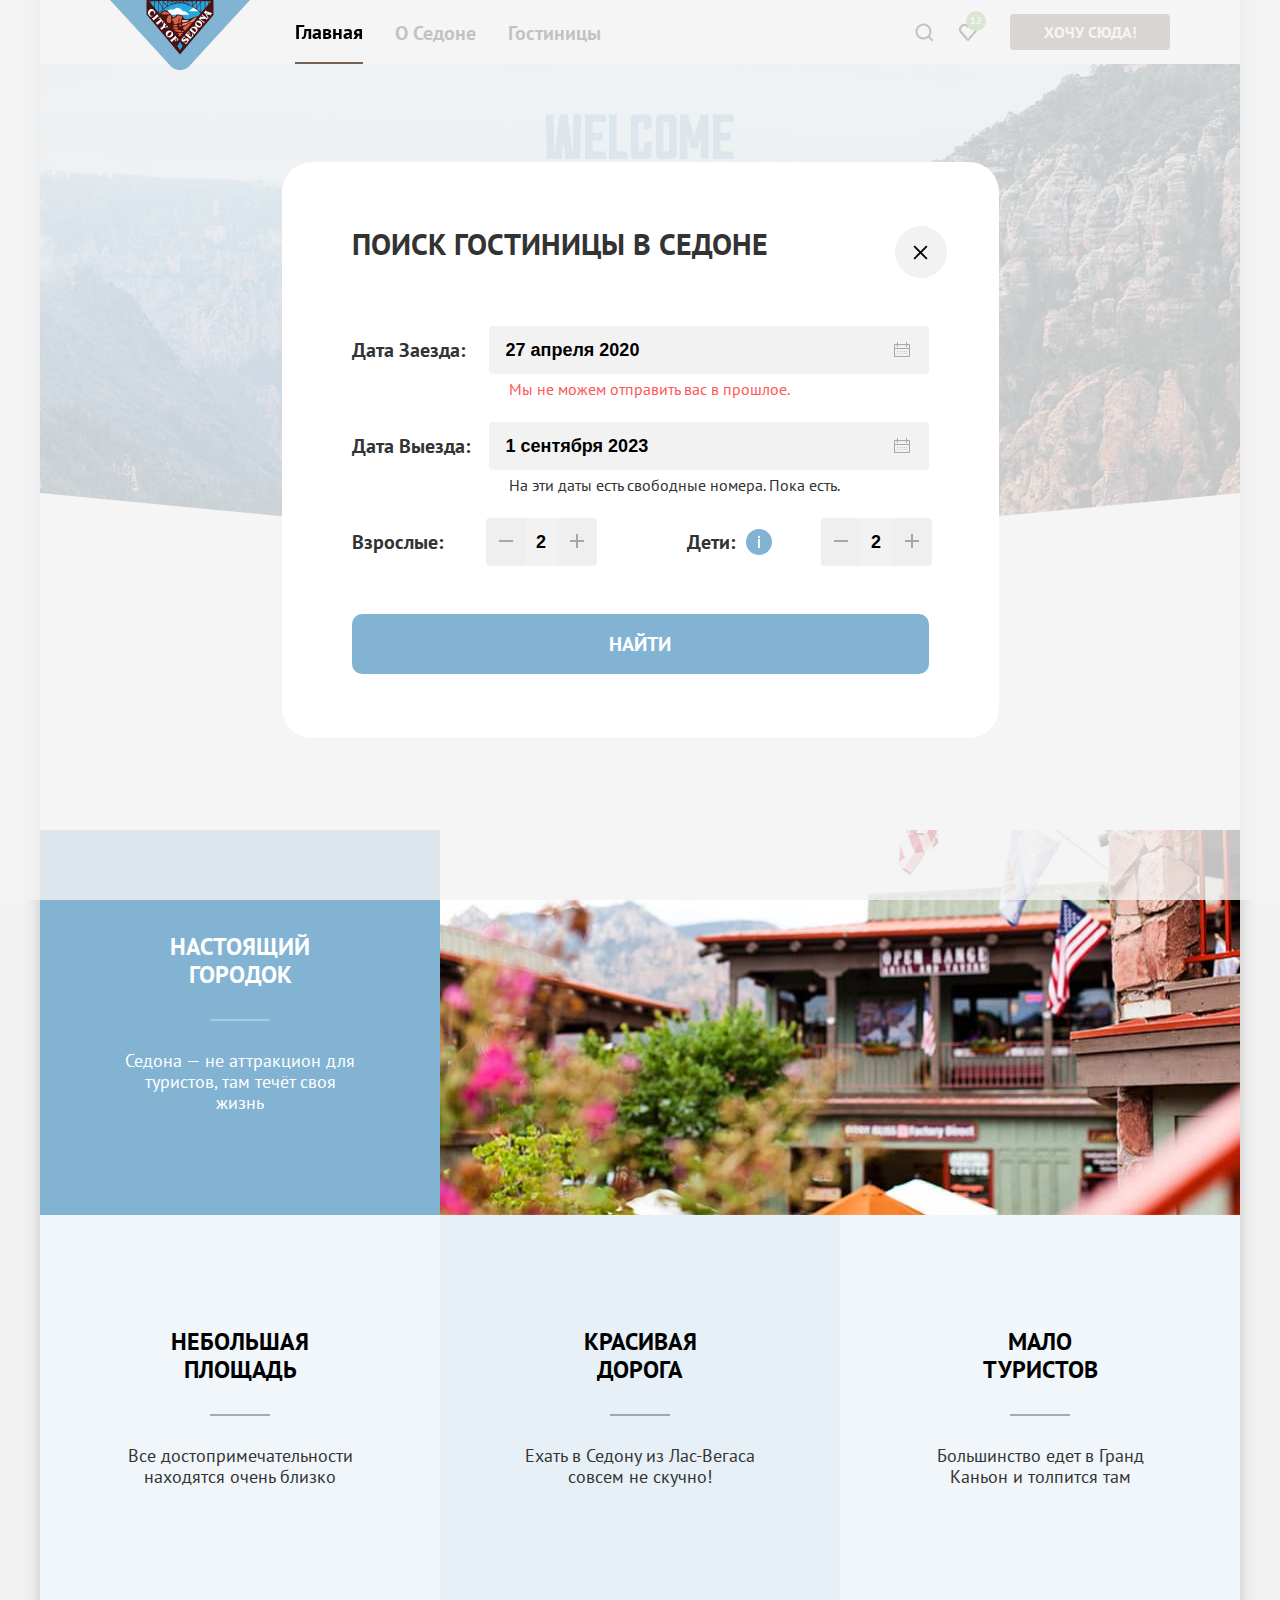
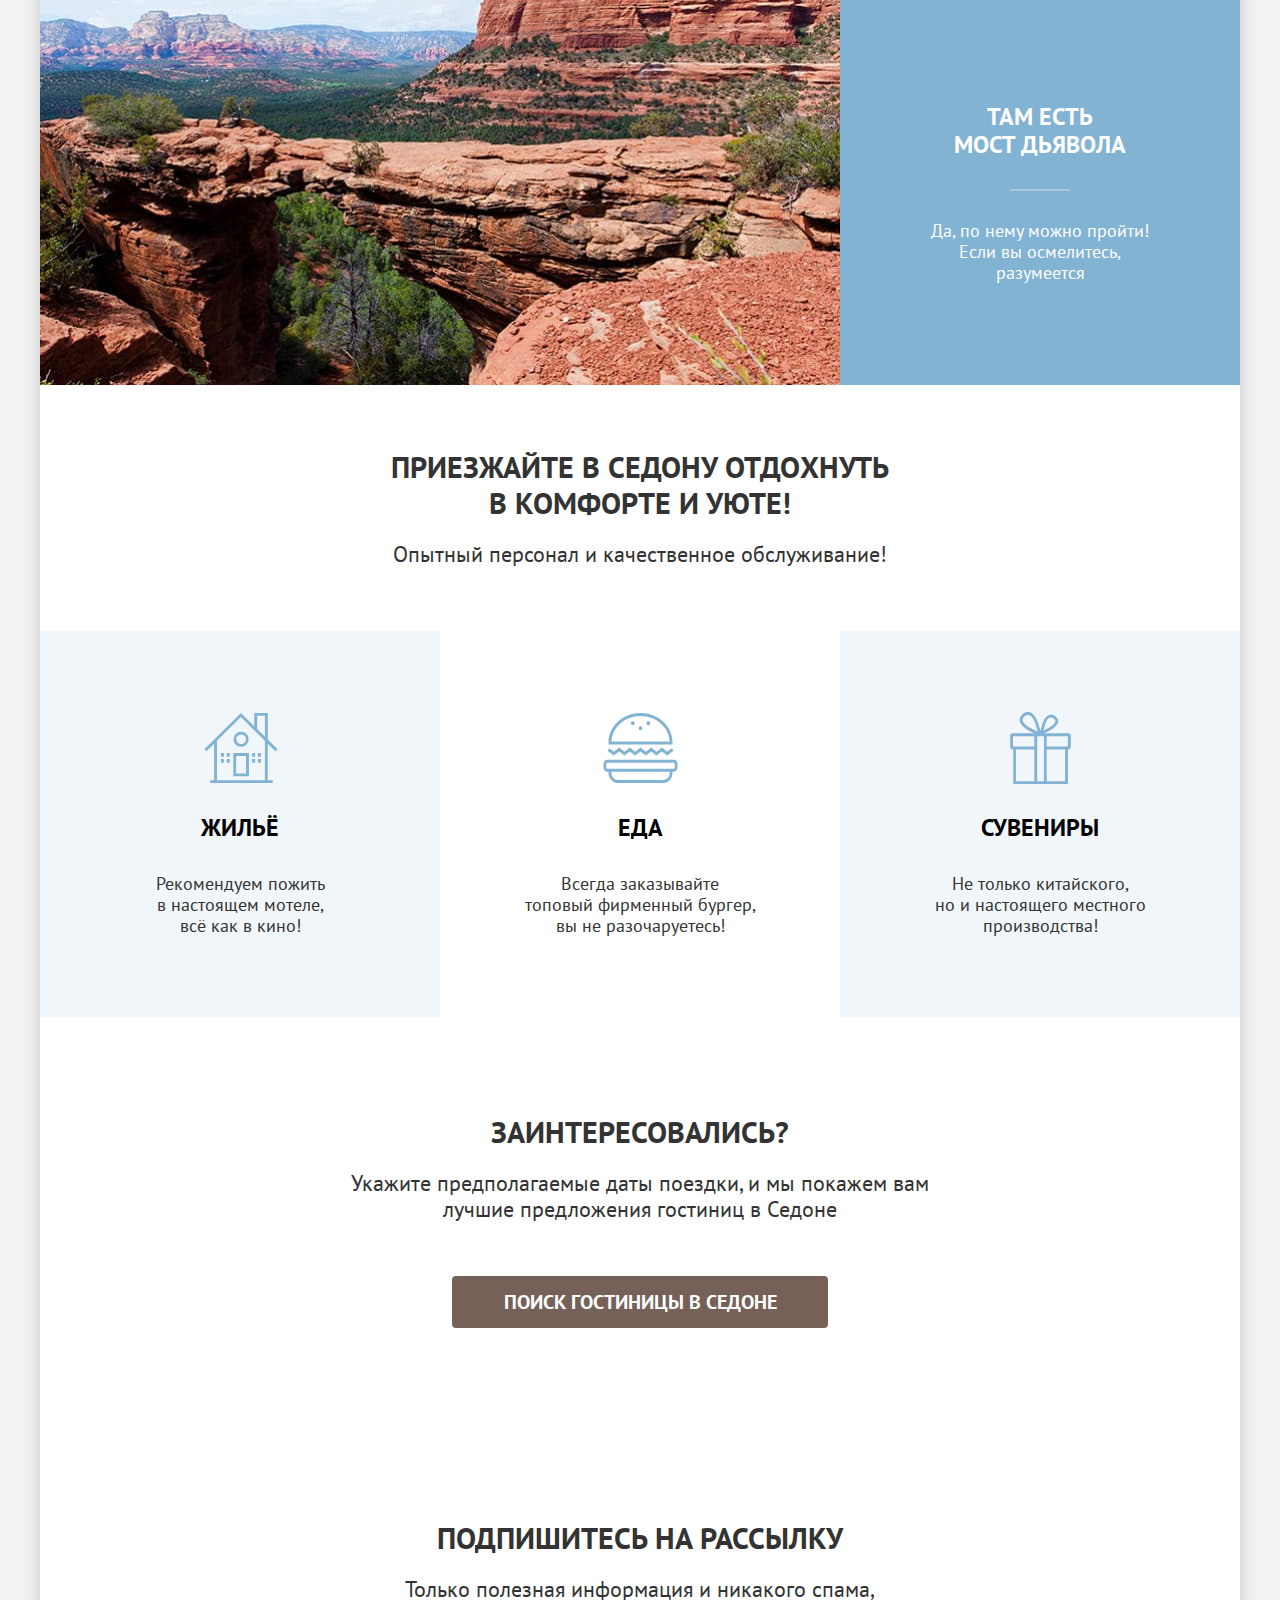
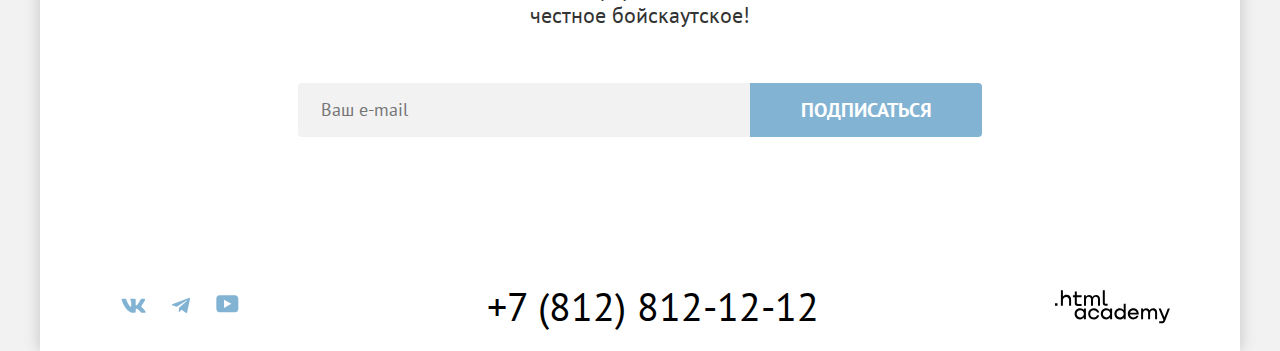
<file: modal.html>
<!DOCTYPE html>
<html lang="ru">

  <head>
    <meta charset="utf-8">
    <title>HTML Academy: Седона</title>
    <link rel="icon" href="favicon.ico">
    <link rel="stylesheet" href="styles/styles.css">
  </head>

  <body>
    <div class="page-container">
      <header class="page-header" data-test="header">
        <div class="container">
          <nav class="navigation">
            <a class="navigation-logo" href="index.html"><img class="navigation-logo-img" src="image/logo.svg"
                width="140" height="70" alt="Логотип Седона">
            </a>
            <ul class="navigation-list">
              <li class="navigation-item">
                <a class="navigation-link navigation-link-current">Главная</a>
              </li>
              <li class="navigation-item">
                <a class="navigation-link" href="#">О Седоне</a>
              </li>
              <li class="navigation-item">
                <a class="navigation-link" href="catalog.html">Гостиницы</a>
              </li>
            </ul>
            <ul class="navigation-user">
              <li class="navigation-user-item">
                <a class="navigation-user-link navigation-user-link-search" href="#">
                  <span class="visually-hidden">Поиск</span>
                </a>
              </li>
              <li class="navigation-user-item">
                <a class="navigation-user-link navigation-user-link-like" href="#">
                  <span class="visually-hidden">Избранное</span>
                  <span class="navigation-user-link-badge">12</span>
                </a>
              </li>
              <li class="navigation-item">
                <button class="header-button button button-primary" type="button">Хочу сюда!</button>
              </li>
            </ul>
          </nav>
        </div>
      </header>
      <main class="main-container main-index" data-test="main">
        <section class="hero" data-test="hero">
          <h1 class="visually-hidden">Седона - город в Аризоне</h1>
          <img class="hero-image" src="image/welcome.svg" width="458" height="352"
            alt="Welcome to the gorgeous Sedona, because the Grand Canyon sucks! ">
        </section>
        <section class="advantages" data-test="advantages">
          <header class="advantages-description">
            <h2 class="visually-hidden">Преимущества города Седона</h2>
            <p class="advantages-lead title-h-second">Седона — небольшой городок в Аризоне, заслуживающий большего!</p>
            <p class="advantages-text">Рассмотрим причины, по которым Седона круче, чем Гранд-Каньон!</p>
          </header>
          <ul class="advantages-list">
            <li class="advantages-item advantages-item-big">
              <div class="advantages-card contrast">
                <p class="advantages-title contrast title-h-three">Настоящий городок</p>
                <p class="advantages-description-text">Седона — не аттракцион для туристов, там течёт своя жизнь</p>
              </div>
              <img class="advantages-image" src="image/advantages-1.jpg" width="800" height="385"
                alt="Здание на фоне горного хребта">
            </li>
            <li class="advantages-item">
              <div class="advantages-card">
                <p class="advantages-title title-h-three">Небольшая площадь</p>
                <p class="advantages-description-text">Все достопримечательности находятся очень близко</p>
              </div>
            </li>
            <li class="advantages-item">
              <div class="advantages-card colored">
                <p class="advantages-title title-h-three">Красивая дорога</p>
                <p class="advantages-description-text">Ехать в Седону из Лас-Вегаса совсем не скучно!</p>
              </div>
            </li>
            <li class="advantages-item">
              <div class="advantages-card">
                <p class="advantages-title title-h-three">Мало туристов</p>
                <p class="advantages-description-text">Большинство едет в Гранд Каньон и толпится там</p>
              </div>
            </li>
            <li class="advantages-item advantages-item-big">
              <img class="advantages-image" src="image/advantages-2.jpg" width="800" height="385" alt="Вид на Каньон">
              <div class="advantages-card contrast">
                <p class="advantages-title contrast title-h-three">Там есть мост дьявола</p>
                <p class="advantages-description-text">Да, по нему можно пройти! Если вы осмелитесь, разумеется</p>
              </div>
            </li>
          </ul>
        </section>
        <section class="services" data-test="services">
          <h2 class="visually-hidden">Услуги в городке Седона</h2>
          <header class="services-preview-header">
            <p class="services-preview-title title-h-second">Приезжайте в Седону отдохнуть в комфорте и уюте!</p>
            <p class="services-preview-lead">Опытный персонал и качественное обслуживание!</p>
          </header>
          <ul class="services-list">
            <li class="services-item services-house">
              <p class="services-title title-h-three">Жильё</p>
              <p class="services-description">Рекомендуем пожить в&nbsp;настоящем мотеле, всё&nbsp;как&nbsp;в&nbsp;кино!
              </p>
            </li>
            <li class="services-item services-food">
              <p class="services-title title-h-three">Еда</p>
              <p class="services-description">Всегда заказывайте
                топовый&nbsp;фирменный&nbsp;бургер, вы&nbsp;не&nbsp;разочаруетесь!</p>
            </li>
            <li class="services-item services-gift">
              <p class="services-title title-h-three">Сувениры</p>
              <p class="services-description">Не только китайского,<br> но и
                настоящего местного производства!</p>
            </li>

          </ul>
        </section>
        <section class="search search-background" data-test="search">
          <h2 class="visually-hidden">Поиск гостиницы в Седоне</h2>
          <p class="search-title title-h-second">Заинтересовались?</p>
          <p class="search-description">Укажите предполагаемые даты поездки, и мы покажем вам лучшие предложения
            гостиниц
            в Седоне</p>
          <a class="search-button button button-primary button-lg" href="modal.html">Поиск гостиницы в Седоне</a>
        </section>
        <section class="subscribe" data-test="subscribe">
          <div class="subscribe-container">
            <h2 class="subscribe-title title-h-second">Подпишитесь на рассылку</h2>
            <p class="subscribe-text">Только полезная информация и никакого спама, честное бойскаутское!</p>
          </div>
          <form class="subscribe-form" action="https://echo.htmlacademy.ru/" method="post">
            <label class="visually-hidden" for="subscribe-email">Укажите ваш email</label>
            <input class="subscribe-form-input" type="email" id="subscribe-email" name="user-email"
              placeholder="Ваш e-mail" required>
            <button class="subscribe-button button button-secondary button-lg" type="submit">Подписаться</button>
          </form>
        </section>
      </main>
      <footer class="page-footer" data-test="footer">
        <div class="container page-footer-wrapper">
          <ul class="socials">
            <li class="social-item">
              <a class="social-link" href="https://vk.com/htmlacademy" target="_blank">
                <svg class="social-icon" xmlns="http://www.w3.org/2000/svg" width="25" height="15" viewBox="0 0 25 15"
                  fill="currentColor">
                  <path fill-rule="evenodd"
                    d="M24.12 1.8c.16-.54 0-.94-.8-.94H20.7c-.67 0-.98.34-1.15.73 0 0-1.33 3.2-3.22 5.27-.61.6-.9.8-1.23.8-.16 0-.41-.2-.41-.75v-5.1c0-.66-.19-.95-.74-.95H9.82c-.42 0-.67.3-.67.59 0 .62.95.76 1.04 2.51v3.8c0 .83-.15.98-.48.98-.9 0-3.06-3.2-4.34-6.88-.25-.72-.5-1-1.18-1H1.57c-.75 0-.9.34-.9.73 0 .68.89 4.07 4.14 8.55 2.17 3.06 5.23 4.72 8 4.72 1.68 0 1.88-.37 1.88-1v-2.32c0-.74.16-.88.7-.88.38 0 1.05.19 2.6 1.66 1.79 1.75 2.08 2.54 3.08 2.54h2.63c.75 0 1.12-.37.9-1.1-.23-.72-1.08-1.77-2.2-3.02-.62-.71-1.54-1.48-1.82-1.86-.39-.5-.28-.71 0-1.15 0 0 3.2-4.42 3.54-5.93Z"
                    clip-rule="evenodd" />
                </svg>
                <span class="visually-hidden">ВКонтакте</span>
              </a>
            </li>
            <li class="social-item">
              <a class="social-link" href="https://t.me/htmlacademy" target="_blank">
                <svg class="social-icon" xmlns="http://www.w3.org/2000/svg" width="18" height="16" viewBox="0 0 18 16"
                  fill="currentColor">
                  <path
                    d="M16.79.96.84 7.1c-1.09.44-1.08 1.05-.2 1.32l4.1 1.28 9.47-5.98c.44-.27.85-.13.52.17l-7.68 6.93-.28 4.22c.41 0 .6-.2.83-.41l1.99-1.94 4.13 3.06c.77.42 1.31.2 1.5-.71l2.72-12.8c.28-1.1-.43-1.61-1.16-1.28Z" />
                </svg>
                <span class="visually-hidden">Телеграм</span>
              </a>
            </li>
            <li class="social-item">
              <a class="social-link" href="https://www.youtube.com/user/htmlacademyru" target="_blank">
                <svg class="social-icon" xmlns="http://www.w3.org/2000/svg" width="23" height="18" viewBox="0 0 23 18"
                  fill="currentColor">
                  <path
                    d="M18.94.36H3.51C1.65.36.33 1.95.33 3.76v10.09c0 1.91 1.32 3.5 3.18 3.5h15.65c1.64 0 3.17-1.59 3.17-3.4V3.76c-.22-1.8-1.53-3.4-3.39-3.4ZM7.99 12.89V4.82l7.34 4.04-7.34 4.03Z" />
                </svg>
                <span class="visually-hidden">YouTube</span>
              </a>
            </li>
          </ul>
          <a class="footer-phone" href="tel:+78128121212"> +7 (812) 812-12-12</a>
          <a class="footer-link-logo" href="https://htmlacademy.ru/" target="_blank">
            <svg class="developer-image" xmlns="http://www.w3.org/2000/svg" width="115" height="34" viewBox="0 0 115 34"
              fill="currentColor">
              <path
                d="M0 13.26v2.6h2.5v-2.6H0ZM11.6 4.86c-1.6 0-2.8.7-3.6 1.7h-.1V.36h-2v15.5h2v-5.3c0-2.1 1.3-3.6 3.3-3.6 1.8 0 2.9 1.4 2.9 3.2v5.7h2v-6.1c.1-3-1.8-4.9-4.5-4.9ZM26.6 5.16h-4.8v-3.7h-2v3.8h-1.9v2h1.9v6c0 1.7 1 2.7 2.7 2.7h4.1v-2h-3.7c-.7 0-1.1-.4-1.1-1.1v-5.7h4.8v-2ZM41.1 4.96c-1.6 0-2.9.8-3.5 2.1h-.1c-.6-1.2-1.8-2.1-3.4-2.1-1.4 0-2.5.8-3.1 1.8h-.1v-1.6H29v10.6h2v-5.4c0-2 1-3.5 2.6-3.5 1.5 0 2.4 1 2.4 2.6v6.3h2v-5.6c0-2.4 1.4-3.3 2.6-3.3 1.5 0 2.4 1 2.4 2.6v6.3h2v-6.5c.1-2.5-1.4-4.3-3.9-4.3ZM47.8 13.06c0 1.7 1 2.7 2.8 2.7h2v-2h-1.7c-.7 0-1.1-.4-1.1-1.1V.36h-2v12.7ZM28.9 20.06c-.9-1.1-2.2-1.8-3.9-1.8-3.1 0-5.4 2.3-5.4 5.6s2.3 5.6 5.4 5.6c1.8 0 3-.8 3.8-1.9h.1v1.6h2v-10.6h-2v1.5Zm-3.6 7.4c-2.2 0-3.6-1.6-3.6-3.6s1.4-3.6 3.6-3.6 3.6 1.6 3.6 3.6c0 1.9-1.4 3.6-3.6 3.6ZM44.2 22.36c-.5-2.4-2.6-4.1-5.4-4.1a5.4 5.4 0 0 0-5.6 5.6c0 3.1 2.2 5.6 5.6 5.6 2.8 0 4.9-1.8 5.4-4.2h-2.1a3.4 3.4 0 0 1-3.3 2.3c-2.2 0-3.6-1.6-3.6-3.6s1.4-3.6 3.6-3.6c1.6 0 2.8 1 3.3 2.2h2.1v-.2ZM55.1 20.06c-.9-1.1-2.2-1.8-3.9-1.8-3.1 0-5.4 2.3-5.4 5.6s2.3 5.6 5.4 5.6c1.8 0 3-.8 3.8-1.9h.1v1.6h2v-10.6h-2v1.5Zm-3.6 7.4c-2.2 0-3.6-1.6-3.6-3.6s1.4-3.6 3.6-3.6 3.6 1.6 3.6 3.6c0 1.9-1.5 3.6-3.6 3.6ZM68.7 20.16c-.9-1.1-2.2-1.9-3.9-1.9-3.1 0-5.4 2.3-5.4 5.6s2.2 5.6 5.4 5.6c1.7 0 3-.8 3.8-1.8h.1v1.5h2v-15.4h-2v6.4Zm-3.6 7.3c-2.2 0-3.6-1.6-3.6-3.6s1.4-3.6 3.6-3.6 3.6 1.6 3.6 3.6c-.1 2-1.5 3.6-3.6 3.6ZM78.3 18.26c-3.3 0-5.5 2.5-5.5 5.6 0 3 2.1 5.6 5.5 5.6 2.5 0 4.5-1.3 5.2-3.6h-2.1c-.5 1-1.6 1.6-3 1.6-1.9 0-3.3-1.3-3.4-2.9h8.8c.2-3.6-2-6.3-5.5-6.3Zm0 1.9c1.7 0 3 1 3.3 2.6h-6.5c.3-1.5 1.5-2.6 3.2-2.6ZM98.2 18.26c-1.6 0-2.9.8-3.6 2h-.1c-.6-1.2-1.8-2-3.4-2-1.4 0-2.5.7-3.1 1.8v-1.5h-1.9v10.6h2v-5.4c0-2 1-3.4 2.6-3.5 1.5 0 2.4 1 2.4 2.6v6.3h2v-5.6c0-2.4 1.4-3.3 2.6-3.3 1.5 0 2.4 1 2.4 2.6v6.3h2v-6.5c.1-2.6-1.4-4.4-3.9-4.4ZM109.4 27.36l-3.6-8.9h-2.2l4.8 11.6c-.3.9-.7 1.2-1.7 1.2h-2.5v2h2.5c1.8 0 2.8-.8 3.5-2.6l4.7-12.2h-2.1l-3.4 8.9Z" />
            </svg>
            <span class="visually-hidden">Логотип html academy</span>
          </a>
        </div>
      </footer>
      <div class="modal-container" data-test="modal">
        <div class="modal modal-auth">
          <a class="modal-close-button" href="index.html">
            <span class="visually-hidden">Закрыть</span>
          </a>
          <h2 class="modal-title title-h-second">Поиск гостиницы в Седоне</h2>
          <form class="modal-content-form" action="https://echo.htmlacademy.ru/" method="post">

            <label class="modal-content-label">
              <span>Дата Заезда:</span>
              <input class="modal-form-input modal-date-input input" type="text" name="check-in" value="27 апреля 2020"
                placeholder="Укажите дату" required>
              <span class="notification notification-error">Мы не можем отправить вас в прошлое.</span>
            </label>
            <label class="modal-content-label">
              <span>Дата Выезда:</span>
              <input class="modal-form-input modal-date-input input" type="text" name="check-out"
                value="1 сентября 2023" placeholder="Укажите дату" required>
              <span class="notification">На эти даты есть свободные номера. Пока есть.</span>
            </label>

            <div class="modal-content">
              <label class="modal-content modal-group-label" for="adults">Взрослые:</label>
              <div class="modal-number-input">
                <button class="modal-button modal-button-less" type="button">
                  <svg width="20" height="20" viewBox="0 0 20 20" fill="none" xmlns="http://www.w3.org/2000/svg">
                    <path d="M3 9V11H17V9H3Z" fill="black" />
                  </svg>
                </button>
                <input class="modal-content-input input-number" id="adults" type="number" value="2" min="1" required>
                <button class="modal-button modal-button-more" type="button">
                  <svg width="20" height="20" viewBox="0 0 20 20" fill="none" xmlns="http://www.w3.org/2000/svg">
                    <path d="M17 9H11V3H9V9H3V11H9V17H11V11H17V9Z" fill="black" />
                  </svg>
                </button>
              </div>
              <div class="modal-content modal-group-label">
                <label class=" modal-content field-group-label" for="children">Дети:</label>
                <span class="field-group-tooltip tooltip">
                  <button class="tooltip-toggle" type="button" aria-labelledby="tooltip-label-date">
                    <svg class="tooltip-icon" width="26" height="26" viewBox="0 0 26 26" fill="none"
                      xmlns="http://www.w3.org/2000/svg">
                      <circle cx="13" cy="13" r="13" fill="#83B3D3" />
                      <path fill-rule="evenodd" clip-rule="evenodd" d="M12 7H14V9H12V7ZM14 19H12V10H14V19Z"
                        fill="white" />
                    </svg>
                  </button>
                  <span class="tooltip-text" role="tooltip" id="tooltip-label-date">Укажите количество детей, которые
                    будут с вами, возраст которых от 6 до 18 лет. Дети до 6 лет размещаются бесплатно.</span>
                </span>
              </div>
              <div class="modal-number-input">
                <button class="modal-button modal-button-less" type="button">
                  <svg width="20" height="20" viewBox="0 0 20 20" fill="none" xmlns="http://www.w3.org/2000/svg">
                    <path d="M3 9V11H17V9H3Z" fill="black" />
                  </svg>
                </button>
                <input class="modal-content-input input-number" id="children" type="number" value="2" min="0" required>
                <button class="modal-button modal-button-more" type="button">
                  <svg width="20" height="20" viewBox="0 0 20 20" fill="none" xmlns="http://www.w3.org/2000/svg">
                    <path d="M17 9H11V3H9V9H3V11H9V17H11V11H17V9Z" fill="black" />
                  </svg>
                </button>
              </div>
            </div>
            <button class="modal-button-search button button-secondary" type="submit">Найти</button>
          </form>
        </div>
      </div>
    </div>
  </body>

</html>
</file>
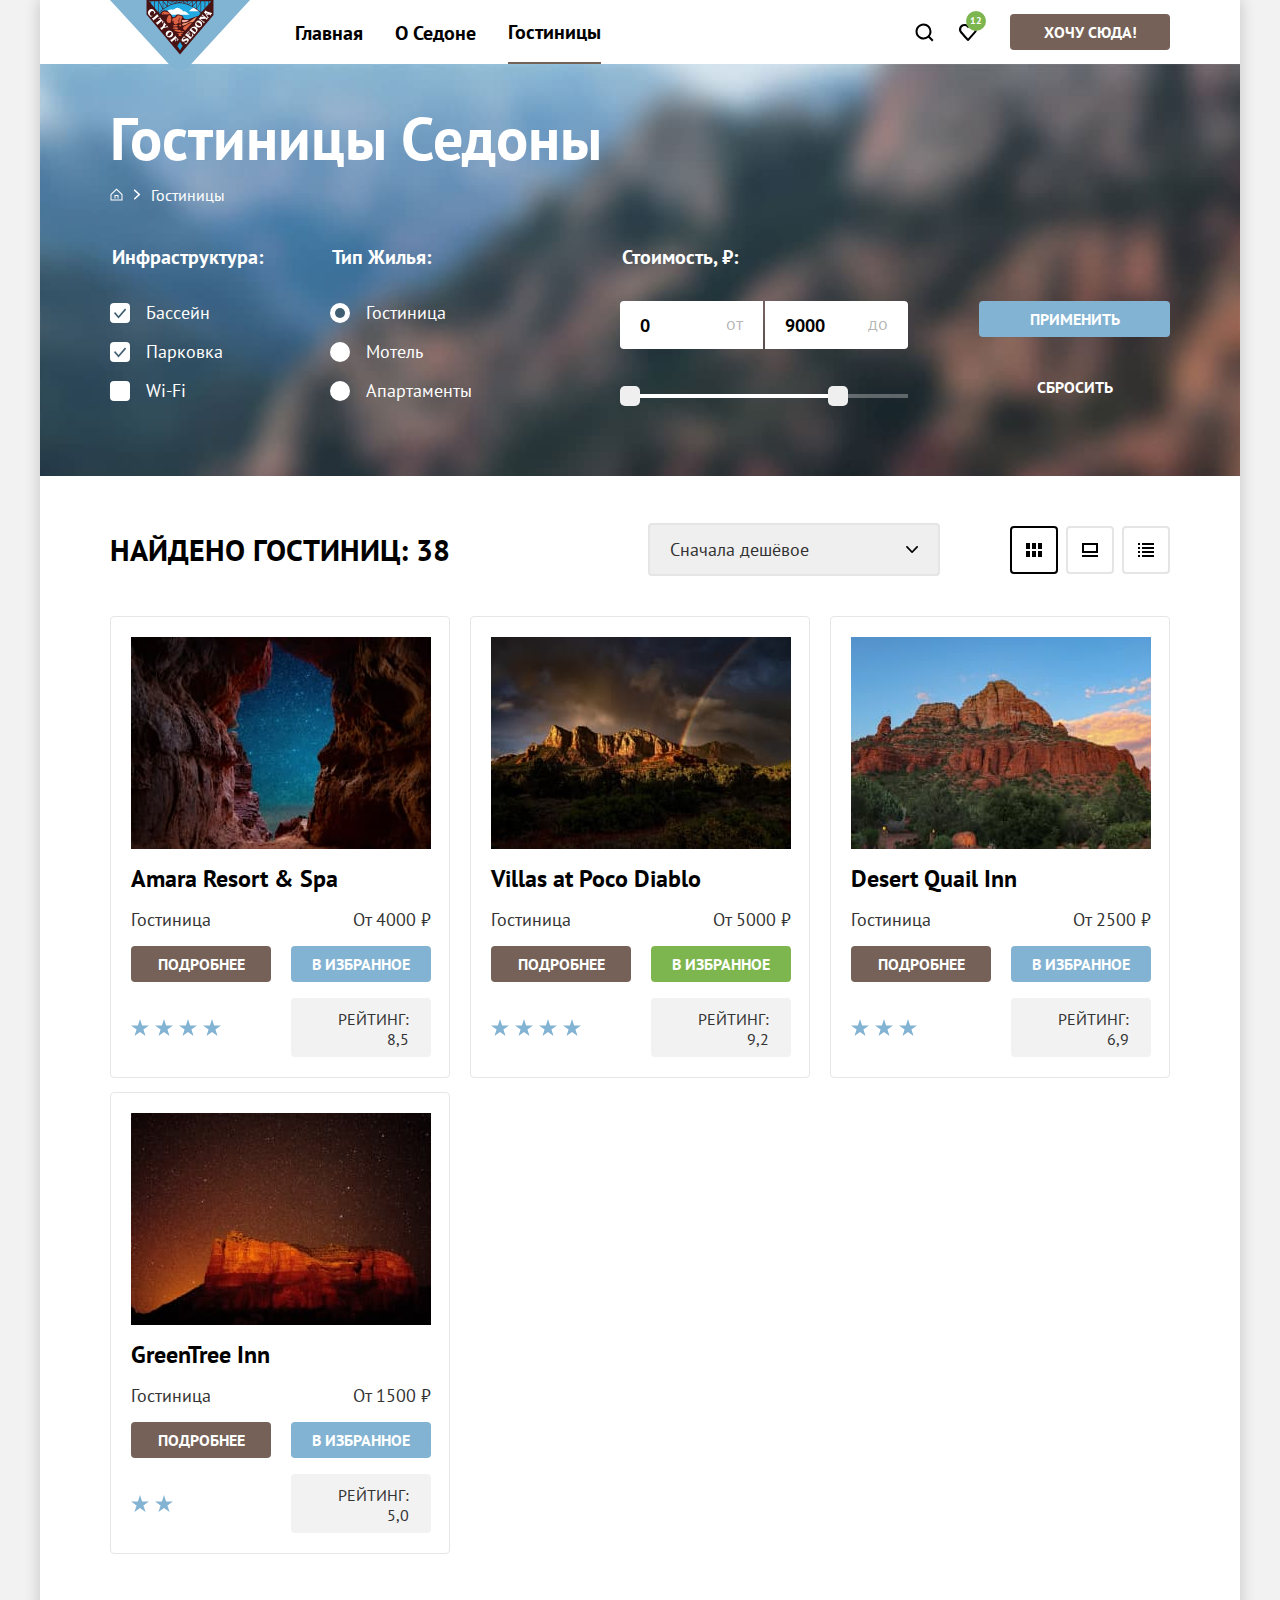
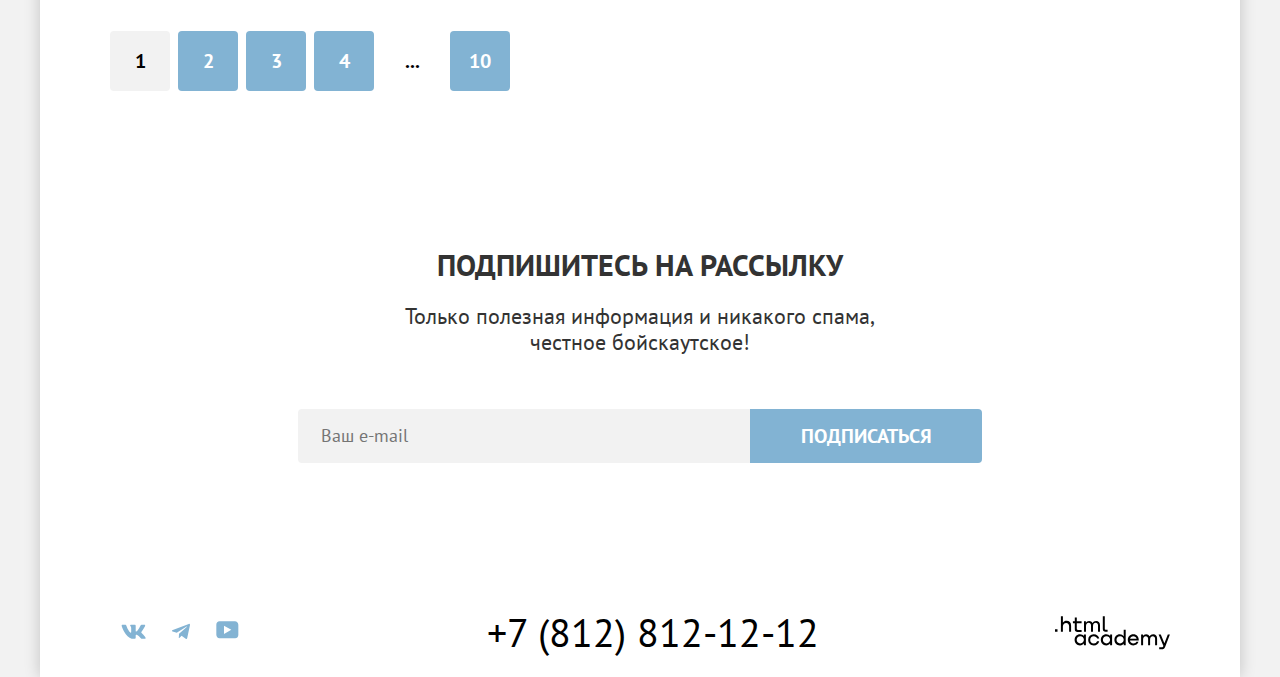
<file: 1/catalog.html>
<!DOCTYPE html>
<html lang="ru">

  <head>
    <meta charset="utf-8">
    <title>HTML Academy: Седона</title>
    <link rel="stylesheet" href="styles/styles.css">
    <base href="https://htmlacademy-htmlcss.github.io/2450417-sedona-2/1/">
</head>

  <body>
    <div class="page-container">
      <header class="page-header" data-test="header">
        <div class="container">
          <nav class="navigation">
            <a class="navigation-logo" href="index.html"><img class="navigation-logo-img" src="image/logo.svg"
                width="140" height="70" alt="Логотип Седона">
            </a>
            <ul class="navigation-list">
              <li class="navigation-item">
                <a class="navigation-link" href="index.html">Главная</a>
              </li>
              <li class="navigation-item">
                <a class="navigation-link" href="#">О Седоне</a>
              </li>
              <li class="navigation-item">
                <a class="navigation-link navigation-link-current" href="catalog.html">Гостиницы</a>
              </li>

            </ul>
            <ul class="navigation-user">
              <li class="navigation-user-item">
                <a class="navigation-user-link" href="#">
                  <span class="visually-hidden">Поиск</span>
                </a>
              </li>
              <li class="navigation-user-item">
                <a class="navigation-user-link" href="#">
                  <span class="visually-hidden">Избранное</span>
                  <span class="navigation-user-link-badge">12</span>
                </a>
              </li>
              <li class="navigation-item">
                <button class="header-button button button-primary">Хочу сюда!</button>
              </li>
            </ul>
          </nav>
        </div>
      </header>
      <main class=" main-container main-inner">
        <section class="inner-header">
          <div class="container">
            <h1 class="inner-header-title title-h-one">Гостиницы Седоны</h1>
            <ol class="breadcrumbs-list">
              <li class="breadcrumbs-item">
                <a class="breadcrumbs-link breadcrumbs-link-home" href="index.html"></a>
                <span class="visually-hidden">Главная</span>
              </li>
              <li class="breadcrumbs-item">
                <a class="breadcrumbs-link" href="">Гостиницы</a>
              </li>
            </ol>
            <form class="catalog-filter" action="https://echo.htmlacademy.ru/" method="get">
              <fieldset class="catalog-filter-group">
                <legend class="catalog-filter-title">Инфраструктура:</legend>
                <ul class="catalog-filter-list">
                  <li class="catalog-filter-item">
                    <label class="control" for="pool">
                      <input class="control-input checkbox visually-hidden" type="checkbox" name="pool" id="pool"
                        checked>
                      <span class="checkbox-mark mark"></span>
                      <span class="checkbox-text">Бассейн</span>
                    </label>
                  </li>
                  <li class="catalog-filter-item">
                    <label class="control" for="parking">
                      <input class="control-input checkbox visually-hidden" type="checkbox" name="parking" id="parking"
                        checked>
                      <span class="checkbox-mark mark"></span>
                      <span class="checkbox-text">Парковка</span>
                    </label>
                  </li>
                  <li class="catalog-filter-item">
                    <label class="control" for="Wi-Fi">
                      <input class="control-input checkbox visually-hidden " type="checkbox" name="Wi-Fi" id="Wi-Fi">
                      <span class="checkbox-mark mark"></span>
                      <span class="checkbox-text">Wi-Fi</span>
                    </label>
                  </li>
                </ul>
              </fieldset>
              <fieldset class="catalog-filter-group">
                <legend class="catalog-filter-title">Тип Жилья:</legend>
                <ul class="catalog-filter-list">
                  <li class="catalog-filter-item">
                    <label class="control">
                      <input class="control-input radio visually-hidden" type="radio" name="house-type" value="hotel"
                        checked>
                      <span class="radio-mark mark"></span>
                      <span class="radio-text">Гостиница</span>
                    </label>
                  </li>
                  <li class="catalog-filter-item">
                    <label class="control">
                      <input class="control-input radio visually-hidden" type="radio" name="house-type" value="motel">
                      <span class="radio-mark mark"></span>
                      <span class="radio-text">Мотель</span>

                    </label>
                  </li>
                  <li class="catalog-filter-item">
                    <label class="control">
                      <input class="control-input radio visually-hidden" type="radio" name="house-type"
                        value="apartments">
                      <span class="radio-mark mark"></span>
                      <span class="radio-text">Апартаменты</span>
                    </label>
                  </li>
                </ul>
              </fieldset>
              <fieldset class="catalog-filter-group range">
                <legend class="catalog-filter-title">Стоимость, ₽:</legend>
                <div class="filter-range">
                  <label class="filter-range-control">
                    <span class="range-input-limit">от</span>
                    <input class="range-input range-input-min " type="text" name="main-interval" value="0">
                  </label>
                  <label class="filter-range-control">
                    <span class="range-input-limit"> до</span>
                    <input class="range-input range-input-max" type="text" name="main-interval" value="9000">
                  </label>
                  <div class="range-scale">
                    <div class="range-bar" style="left: 0; width: 226px;">
                      <button class="range-scale-toggle range-scale-min" type="button">
                      </button>
                      <button class="range-scale-toggle range-scale-max" type="button">
                      </button>
                    </div>
                  </div>
                </div>
              </fieldset>
              <fieldset class="catalog-filter-group filter-button ">
                <button class="catalog-filter-button button button-secondary" type="submit">Применить</button>
                <button class="catalog-filter-button button button-reset" type="reset">Сбросить</button>
              </fieldset>
            </form>
          </div>
        </section>
        <section class="catalog">
          <div class="container">
            <header class="catalog-header" data-test="catalog-products">
              <h2 class="catalog-header-title title-h-second">Найдено гостиниц: <span>38</span></h2>
              <select class="select-control" aria-label="Сортировка">
                <option value="popular">Сначала дешёвое</option>
                <option value="cheap">Сначала дорогое</option>
                <option value="expensive">Сначала популярное</option>
              </select>
              <div class="view-buttons">
                <a class=" view-toggle view-toggle-current view-table" href="#">
                  <span class="visually-hidden">Показать плиткой</span>
                </a>
                <a class=" view-toggle view-gallery" href="#">
                  <span class="visually-hidden">Показать карточки </span>
                </a>
                <a class=" view-toggle view-list" href="#">
                  <span class="visually-hidden">Показать список</span>
                </a>
              </div>
            </header>
            <ul class="catalog-list" data-test="catalog">
              <li class="catalog-card">
                <a class="catalog-card-link" href="#">
                  <img class="catalog-card-image" src="image/catalog/hotel-1.jpg" width="300" height="212"
                    alt="Ущелье со звездным небом">
                </a>
                <a class="catalog-card-link" href="#">
                  <p class="catalog-card-title title-h-three">Amara Resort & Spa</p>
                </a>
                <span class="catalog-card-type">Гостиница</span>
                <span class="catalog-card-price">От 4000 ₽</span>
                <a class="catalog-more-button button button-primary" href="#">Подробнее</a>
                <button class="catalog-favorite-button button button-secondary">В Избранное</button>
                <div class="catalog-card-stars catalog-card-stars-four">
                  <span class="visually-hidden">4 звезды</span>
                </div>
                <p class="catalog-card-rating"> Рейтинг: 8,5 </p>
              </li>
              <li class="catalog-card">
                <a class="catalog-card-link" href="#">
                  <img class="catalog-card-image" src="image/catalog/hotel-2.jpg" width="300" height="212"
                    alt="Радуга на фоне гор">
                </a>
                <a class="catalog-card-link" href="#">
                  <p class="catalog-card-title title-h-three">Villas at Poco Diablo</p>
                </a>
                <span class="catalog-card-type">Гостиница</span>
                <span class="catalog-card-price">От 5000 ₽</span>
                <a class="catalog-more-button button button-primary" href="#">Подробнее</a>
                <button class="catalog-favorite-button button button-favorite">В Избранное</button>
                <div class="catalog-card-stars catalog-card-stars-four">
                  <span class="visually-hidden">4 звезды</span>
                </div>
                <p class="catalog-card-rating"> Рейтинг: 9,2 </p>
              </li>
              <li class="catalog-card">
                <a class="catalog-card-link" href="#">
                  <img class="catalog-card-image" src="image/catalog/hotel-3.jpg" width="300" height="212"
                    alt="Горы на фоне неба">
                </a>
                <a class="catalog-card-link" href="#">
                  <p class="catalog-card-title title-h-three">Desert Quail Inn</p>
                </a>
                <span class="catalog-card-type">Гостиница</span>
                <span class="catalog-card-price">От 2500 ₽</span>
                <a class="catalog-more-button button button-primary" href="#">Подробнее</a>
                <button class="catalog-favorite-button button button-secondary">В Избранное</button>
                <div class="catalog-card-stars catalog-card-stars-three">
                  <span class="visually-hidden">3 звезды</span>
                </div>
                <p class="catalog-card-rating"> Рейтинг: 6,9 </p>
              </li>
              <li class="catalog-card">
                <a class="catalog-card-link" href="#">
                  <img class="catalog-card-image" src="image/catalog/hotel-4.jpg" width="300" height="212"
                    alt="Горы на фоне звездного неба">
                </a>
                <a class="catalog-card-link" href="#">
                  <p class="catalog-card-title title-h-three">GreenTree Inn</p>
                </a>
                <span class="catalog-card-type">Гостиница</span>
                <span class="catalog-card-price">От 1500 ₽</span>
                <a class="catalog-more-button button button-primary" href="#">Подробнее</a>
                <button class="catalog-favorite-button button button-secondary">В Избранное</button>
                <div class="catalog-card-stars catalog-card-stars-two">
                  <span class="visually-hidden">2 звезды</span>
                </div>
                <span class="catalog-card-rating">Рейтинг: 5,0</span>
              </li>
            </ul>
            <ul class="pagination-list">
              <li class="pagination-item ">
                <a class="pagination-link pagination-current">1</a>
              </li>
              <li class="pagination-item">
                <a class="pagination-link" href="#">2</a>
              </li>
              <li class="pagination-item">
                <a class="pagination-link" href="#">3</a>
              </li>
              <li class="pagination-item">
                <a class="pagination-link" href="#">4</a>
              </li>
              <li class="pagination-item">
                <span class="pagination-link pagination-text ">...</span>
              </li>
              <li class="pagination-item">
                <a class="pagination-link" href="#">10</a>
              </li>
            </ul>
          </div>
        </section>
        <section class="subscribe-catalog" data-test="subscribe">
          <div class="subscribe-container">
            <h2 class="subscribe-title title-h-second">Подпишитесь на рассылку</h2>
            <p class="subscribe-text">Только полезная информация и никакого спама, честное бойскаутское!</p>
          </div>
          <form class="subscribe-form" action="https://echo.htmlacademy.ru/" method="post">
            <label class="visually-hidden" for="subscribe-email">Укажите ваш email</label>
            <input class="subscribe-form-input" type="email" id="subscribe-email" name="user-email"
              placeholder="Ваш e-mail">
            <button class="subscribe-button button button-secondary button-lg" type="submit">Подписаться</button>
          </form>
        </section>
      </main>
      <footer class="page-footer" data-test="footer">
        <div class="container page-footer-wrapper">
          <ul class="socials">
            <li class="social-item">
              <a class="social-link " href="https://vk.com/htmlacademy">
                <svg class="social-icon" xmlns="http://www.w3.org/2000/svg" width="25" height="15" viewBox="0 0 25 15"
                  fill="currentColor">
                  <path fill-rule="evenodd"
                    d="M24.12 1.8c.16-.54 0-.94-.8-.94H20.7c-.67 0-.98.34-1.15.73 0 0-1.33 3.2-3.22 5.27-.61.6-.9.8-1.23.8-.16 0-.41-.2-.41-.75v-5.1c0-.66-.19-.95-.74-.95H9.82c-.42 0-.67.3-.67.59 0 .62.95.76 1.04 2.51v3.8c0 .83-.15.98-.48.98-.9 0-3.06-3.2-4.34-6.88-.25-.72-.5-1-1.18-1H1.57c-.75 0-.9.34-.9.73 0 .68.89 4.07 4.14 8.55 2.17 3.06 5.23 4.72 8 4.72 1.68 0 1.88-.37 1.88-1v-2.32c0-.74.16-.88.7-.88.38 0 1.05.19 2.6 1.66 1.79 1.75 2.08 2.54 3.08 2.54h2.63c.75 0 1.12-.37.9-1.1-.23-.72-1.08-1.77-2.2-3.02-.62-.71-1.54-1.48-1.82-1.86-.39-.5-.28-.71 0-1.15 0 0 3.2-4.42 3.54-5.93Z"
                    clip-rule="evenodd" />
                </svg>
                <span class="visually-hidden">ВКонтакте</span>
              </a>
            </li>
            <li class="social-item">
              <a class="social-link " href="https://t.me/htmlacademy">
                <svg class="social-icon" xmlns="http://www.w3.org/2000/svg" width="18" height="16" viewBox="0 0 18 16"
                  fill="currentColor">
                  <path
                    d="M16.79.96.84 7.1c-1.09.44-1.08 1.05-.2 1.32l4.1 1.28 9.47-5.98c.44-.27.85-.13.52.17l-7.68 6.93-.28 4.22c.41 0 .6-.2.83-.41l1.99-1.94 4.13 3.06c.77.42 1.31.2 1.5-.71l2.72-12.8c.28-1.1-.43-1.61-1.16-1.28Z" />
                </svg>
                <span class="visually-hidden">Телеграм</span>
              </a>
            </li>
            <li class="social-item">
              <a class="social-link" href="https://www.youtube.com/user/htmlacademyru">
                <svg class="social-icon" xmlns="http://www.w3.org/2000/svg" width="23" height="18" viewBox="0 0 23 18"
                  fill="currentColor">
                  <path
                    d="M18.94.36H3.51C1.65.36.33 1.95.33 3.76v10.09c0 1.91 1.32 3.5 3.18 3.5h15.65c1.64 0 3.17-1.59 3.17-3.4V3.76c-.22-1.8-1.53-3.4-3.39-3.4ZM7.99 12.89V4.82l7.34 4.04-7.34 4.03Z" />
                </svg>
                <span class="visually-hidden">YouTube</span>
              </a>
            </li>
          </ul>
          <a class="footer-phone" href="tel:+78128121212"> +7 (812) 812-12-12</a>
          <a class="footer-link-logo" href="https://htmlacademy.ru/">
            <svg class="developer-image" xmlns="http://www.w3.org/2000/svg" width="115" height="34" viewBox="0 0 115 34"
              fill="currentColor">
              <path
                d="M0 13.26v2.6h2.5v-2.6H0ZM11.6 4.86c-1.6 0-2.8.7-3.6 1.7h-.1V.36h-2v15.5h2v-5.3c0-2.1 1.3-3.6 3.3-3.6 1.8 0 2.9 1.4 2.9 3.2v5.7h2v-6.1c.1-3-1.8-4.9-4.5-4.9ZM26.6 5.16h-4.8v-3.7h-2v3.8h-1.9v2h1.9v6c0 1.7 1 2.7 2.7 2.7h4.1v-2h-3.7c-.7 0-1.1-.4-1.1-1.1v-5.7h4.8v-2ZM41.1 4.96c-1.6 0-2.9.8-3.5 2.1h-.1c-.6-1.2-1.8-2.1-3.4-2.1-1.4 0-2.5.8-3.1 1.8h-.1v-1.6H29v10.6h2v-5.4c0-2 1-3.5 2.6-3.5 1.5 0 2.4 1 2.4 2.6v6.3h2v-5.6c0-2.4 1.4-3.3 2.6-3.3 1.5 0 2.4 1 2.4 2.6v6.3h2v-6.5c.1-2.5-1.4-4.3-3.9-4.3ZM47.8 13.06c0 1.7 1 2.7 2.8 2.7h2v-2h-1.7c-.7 0-1.1-.4-1.1-1.1V.36h-2v12.7ZM28.9 20.06c-.9-1.1-2.2-1.8-3.9-1.8-3.1 0-5.4 2.3-5.4 5.6s2.3 5.6 5.4 5.6c1.8 0 3-.8 3.8-1.9h.1v1.6h2v-10.6h-2v1.5Zm-3.6 7.4c-2.2 0-3.6-1.6-3.6-3.6s1.4-3.6 3.6-3.6 3.6 1.6 3.6 3.6c0 1.9-1.4 3.6-3.6 3.6ZM44.2 22.36c-.5-2.4-2.6-4.1-5.4-4.1a5.4 5.4 0 0 0-5.6 5.6c0 3.1 2.2 5.6 5.6 5.6 2.8 0 4.9-1.8 5.4-4.2h-2.1a3.4 3.4 0 0 1-3.3 2.3c-2.2 0-3.6-1.6-3.6-3.6s1.4-3.6 3.6-3.6c1.6 0 2.8 1 3.3 2.2h2.1v-.2ZM55.1 20.06c-.9-1.1-2.2-1.8-3.9-1.8-3.1 0-5.4 2.3-5.4 5.6s2.3 5.6 5.4 5.6c1.8 0 3-.8 3.8-1.9h.1v1.6h2v-10.6h-2v1.5Zm-3.6 7.4c-2.2 0-3.6-1.6-3.6-3.6s1.4-3.6 3.6-3.6 3.6 1.6 3.6 3.6c0 1.9-1.5 3.6-3.6 3.6ZM68.7 20.16c-.9-1.1-2.2-1.9-3.9-1.9-3.1 0-5.4 2.3-5.4 5.6s2.2 5.6 5.4 5.6c1.7 0 3-.8 3.8-1.8h.1v1.5h2v-15.4h-2v6.4Zm-3.6 7.3c-2.2 0-3.6-1.6-3.6-3.6s1.4-3.6 3.6-3.6 3.6 1.6 3.6 3.6c-.1 2-1.5 3.6-3.6 3.6ZM78.3 18.26c-3.3 0-5.5 2.5-5.5 5.6 0 3 2.1 5.6 5.5 5.6 2.5 0 4.5-1.3 5.2-3.6h-2.1c-.5 1-1.6 1.6-3 1.6-1.9 0-3.3-1.3-3.4-2.9h8.8c.2-3.6-2-6.3-5.5-6.3Zm0 1.9c1.7 0 3 1 3.3 2.6h-6.5c.3-1.5 1.5-2.6 3.2-2.6ZM98.2 18.26c-1.6 0-2.9.8-3.6 2h-.1c-.6-1.2-1.8-2-3.4-2-1.4 0-2.5.7-3.1 1.8v-1.5h-1.9v10.6h2v-5.4c0-2 1-3.4 2.6-3.5 1.5 0 2.4 1 2.4 2.6v6.3h2v-5.6c0-2.4 1.4-3.3 2.6-3.3 1.5 0 2.4 1 2.4 2.6v6.3h2v-6.5c.1-2.6-1.4-4.4-3.9-4.4ZM109.4 27.36l-3.6-8.9h-2.2l4.8 11.6c-.3.9-.7 1.2-1.7 1.2h-2.5v2h2.5c1.8 0 2.8-.8 3.5-2.6l4.7-12.2h-2.1l-3.4 8.9Z" />
            </svg>
            <span class="visually-hidden">Логотип html academy</span>
          </a>
        </div>
      </footer>
    </div>
  </body>
</file>
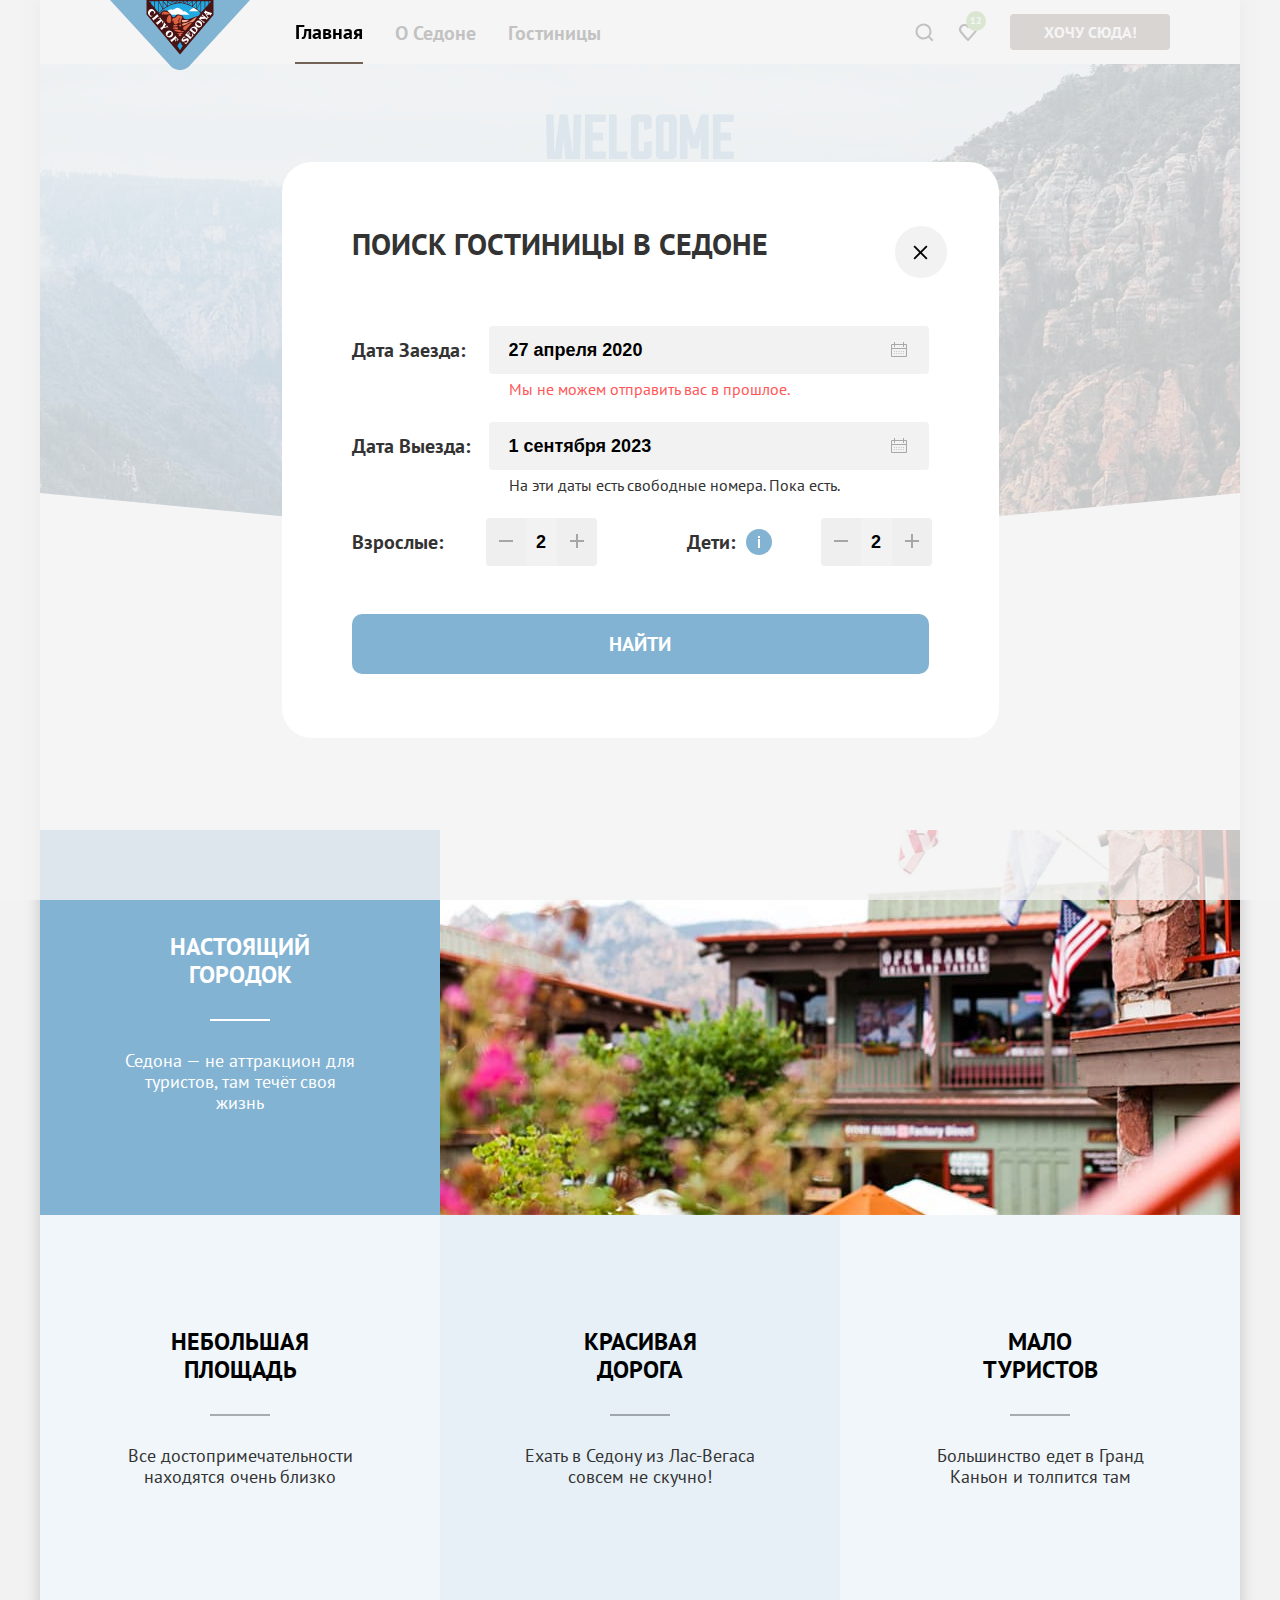
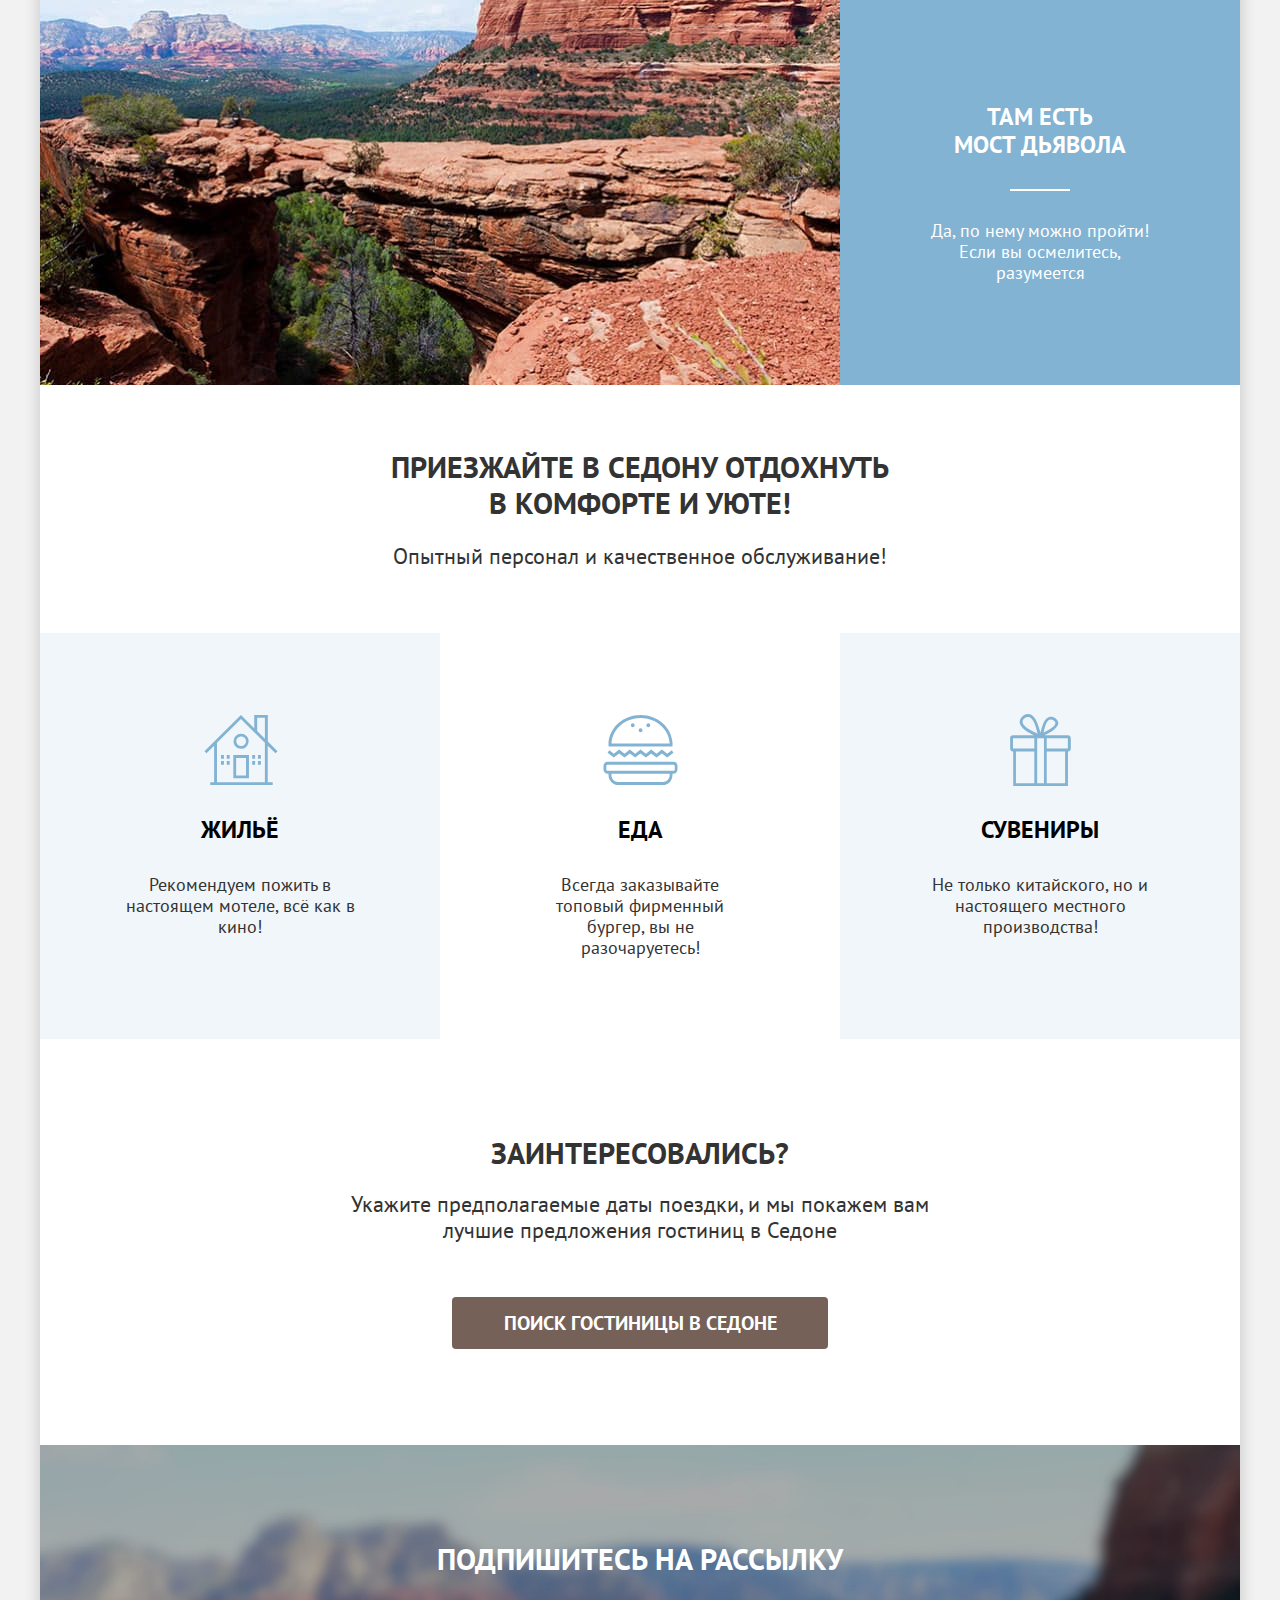
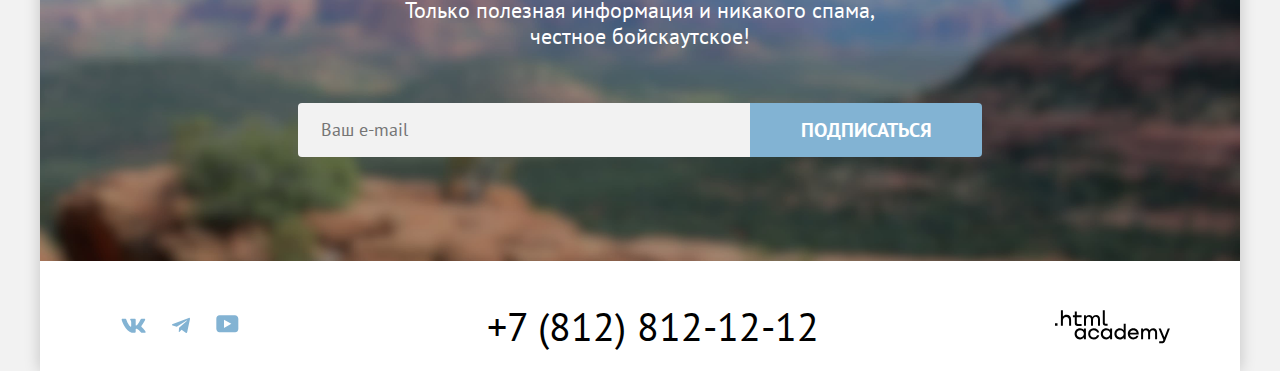
<file: 1/modal.html>
<!DOCTYPE html>
<html lang="ru">

  <head>
    <meta charset="utf-8">
    <title>HTML Academy: Седона</title>
    <link rel="stylesheet" href="styles/styles.css">
    <base href="https://htmlacademy-htmlcss.github.io/2450417-sedona-2/1/">
</head>

  <body>
    <div class="page-container">
      <header class="page-header" data-test="header">
        <div class="container">
          <nav class="navigation">
            <a class="navigation-logo" href="index.html"><img class="navigation-logo-img" src="image/logo.svg"
                width="140" height="70" alt="Логотип Седона">
            </a>
            <ul class="navigation-list">
              <li class="navigation-item">
                <a class="navigation-link  navigation-link-current" href="index.html">Главная</a>
              </li>
              <li class="navigation-item">
                <a class="navigation-link" href="#">О Седоне</a>
              </li>
              <li class="navigation-item">
                <a class="navigation-link" href="catalog.html">Гостиницы</a>
              </li>
            </ul>
            <ul class="navigation-user">
              <li class="navigation-user-item">
                <a class="navigation-user-link" href="#">
                  <span class="visually-hidden">Поиск</span>
                </a>
              </li>
              <li class="navigation-user-item">
                <a class="navigation-user-link " href="#">
                  <span class="visually-hidden">Избранное</span>
                  <span class="navigation-user-link-badge">12</span>
                </a>
              </li>
              <li class="navigation-item">
                <button class="header-button button button-primary">Хочу сюда!</button>
              </li>
            </ul>
          </nav>
        </div>
      </header>
      <main class="main-container main-index " data-test="main">
        <section class="hero" data-test="hero">
          <h1 class="visually-hidden">Седона - город в Аризоне</h1>
          <img class="hero-image" src="image/welcome.svg" width="458" height="352"
            alt="Welcome to the gorgeous Sedona, because the Grand Canyon sucks! ">
        </section>
        <section class="advantages" data-test="advantages">
          <header class="advantages-description">
            <h2 class="visually-hidden">Преимущества города Седона</h2>
            <p class="advantages-lead title-h-second">Седона — небольшой городок в Аризоне, заслуживающий большего!</p>
            <p class="advantages-text">Рассмотрим причины, по которым Седона круче, чем Гранд-Каньон!</p>
          </header>
          <ul class="advantages-list">
            <li class="advantages-item advantages-item-big">
              <div class="advantages-card contrast">
                <p class="advantages-title title-h-three">Настоящий городок</p>
                <p class="advantages-description-text">Седона — не аттракцион для туристов, там течёт своя жизнь</p>
              </div>
              <img class="advantages-image" src="image/advantages-1.jpg" width="800" height="385"
                alt="Здание на фоне горного хребта">
            </li>
            <li class="advantages-item">
              <div class="advantages-card">
                <p class="advantages-title title-h-three">Небольшая площадь</p>
                <p class="advantages-description-text">Все достопримечательности находятся очень близко</p>
              </div>
            </li>
            <li class="advantages-item ">
              <div class="advantages-card colored">
                <p class="advantages-title title-h-three">Красивая дорога</p>
                <p class="advantages-description-text">Ехать в Седону из Лас-Вегаса совсем не скучно!</p>
              </div>
            </li>
            <li class="advantages-item ">
              <div class="advantages-card">
                <p class="advantages-title title-h-three">Мало туристов</p>
                <p class="advantages-description-text">Большинство едет в Гранд Каньон и толпится там</p>
              </div>
            </li>
            <li class="advantages-item advantages-item-big">
              <img class="advantages-image" src="image/advantages-2.jpg" width="800" height="385" alt="Вид на Каньон">
              <div class="advantages-card contrast">
                <p class="advantages-title title-h-three">Там есть мост дьявола</p>
                <p class="advantages-description-text">Да, по нему можно пройти! Если вы осмелитесь, разумеется</p>
              </div>
            </li>
          </ul>
        </section>
        <section class="services" data-test="services">
          <h2 class="visually-hidden">Услуги в городке Седона</h2>
          <header class="services-preview-header">
            <p class="services-preview-title title-h-second">Приезжайте в Седону отдохнуть в комфорте и уюте!</p>
            <p class="services-preview-lead">Опытный персонал и качественное обслуживание!</p>
          </header>
          <ul class="services-list">
            <li class="services-item  services-house ">
              <p class="services-title title-h-three">Жильё</p>
              <p class="services-description">Рекомендуем пожить в настоящем мотеле, всё как в кино!</p>
            </li>
            <li class="services-item services-food">
              <p class="services-title title-h-three">Еда</p>
              <p class="services-description">Всегда заказывайте топовый фирменный бургер, вы не разочаруетесь!</p>
            </li>
            <li class="services-item  services-gift ">
              <p class="services-title title-h-three">Сувениры</p>
              <p class="services-description">Не только китайского, но и настоящего местного производства!</p>
            </li>

          </ul>
        </section>
        <section class="search search-background" data-test="search">
          <h2 class="visually-hidden">Поиск гостиницы в Седоне</h2>
          <p class="search-title title-h-second">Заинтересовались?</p>
          <p class="search-description">Укажите предполагаемые даты поездки, и мы покажем вам лучшие предложения
            гостиниц
            в Седоне</p>
          <a class="search-button button button-primary button-lg" href="modal.html">Поиск гостиницы в Седоне</a>
        </section>
        <section class="subscribe" data-test="subscribe">
          <div class="subscribe-container">
            <h2 class="subscribe-title title-h-second">Подпишитесь на рассылку</h2>
            <p class="subscribe-text">Только полезная информация и никакого спама, честное бойскаутское!</p>
          </div>
          <form class="subscribe-form" action="https://echo.htmlacademy.ru/" method="post">
            <label class="visually-hidden" for="subscribe-email">Укажите ваш email</label>
            <input class="subscribe-form-input" type="email" id="subscribe-email" name="user-email"
              placeholder="Ваш e-mail">
            <button class="subscribe-button button button-secondary button-lg" type="submit">Подписаться</button>
          </form>
        </section>
      </main>
      <footer class="page-footer" data-test="footer">
        <div class="container page-footer-wrapper">
          <ul class="socials">
            <li class="social-item">
              <a class="social-link " href="https://vk.com/htmlacademy">
                <svg class="social-icon" xmlns="http://www.w3.org/2000/svg" width="25" height="15" viewBox="0 0 25 15"
                  fill="currentColor">
                  <path fill-rule="evenodd"
                    d="M24.12 1.8c.16-.54 0-.94-.8-.94H20.7c-.67 0-.98.34-1.15.73 0 0-1.33 3.2-3.22 5.27-.61.6-.9.8-1.23.8-.16 0-.41-.2-.41-.75v-5.1c0-.66-.19-.95-.74-.95H9.82c-.42 0-.67.3-.67.59 0 .62.95.76 1.04 2.51v3.8c0 .83-.15.98-.48.98-.9 0-3.06-3.2-4.34-6.88-.25-.72-.5-1-1.18-1H1.57c-.75 0-.9.34-.9.73 0 .68.89 4.07 4.14 8.55 2.17 3.06 5.23 4.72 8 4.72 1.68 0 1.88-.37 1.88-1v-2.32c0-.74.16-.88.7-.88.38 0 1.05.19 2.6 1.66 1.79 1.75 2.08 2.54 3.08 2.54h2.63c.75 0 1.12-.37.9-1.1-.23-.72-1.08-1.77-2.2-3.02-.62-.71-1.54-1.48-1.82-1.86-.39-.5-.28-.71 0-1.15 0 0 3.2-4.42 3.54-5.93Z"
                    clip-rule="evenodd" />
                </svg>
                <span class="visually-hidden">ВКонтакте</span>
              </a>
            </li>
            <li class="social-item">
              <a class="social-link " href="https://t.me/htmlacademy">
                <svg class="social-icon" xmlns="http://www.w3.org/2000/svg" width="18" height="16" viewBox="0 0 18 16"
                  fill="currentColor">
                  <path
                    d="M16.79.96.84 7.1c-1.09.44-1.08 1.05-.2 1.32l4.1 1.28 9.47-5.98c.44-.27.85-.13.52.17l-7.68 6.93-.28 4.22c.41 0 .6-.2.83-.41l1.99-1.94 4.13 3.06c.77.42 1.31.2 1.5-.71l2.72-12.8c.28-1.1-.43-1.61-1.16-1.28Z" />
                </svg>
                <span class="visually-hidden">Телеграм</span>
              </a>
            </li>
            <li class="social-item">
              <a class="social-link" href="https://www.youtube.com/user/htmlacademyru">
                <svg class="social-icon" xmlns="http://www.w3.org/2000/svg" width="23" height="18" viewBox="0 0 23 18"
                  fill="currentColor">
                  <path
                    d="M18.94.36H3.51C1.65.36.33 1.95.33 3.76v10.09c0 1.91 1.32 3.5 3.18 3.5h15.65c1.64 0 3.17-1.59 3.17-3.4V3.76c-.22-1.8-1.53-3.4-3.39-3.4ZM7.99 12.89V4.82l7.34 4.04-7.34 4.03Z" />
                </svg>
                <span class="visually-hidden">YouTube</span>
              </a>
            </li>
          </ul>
          <a class="footer-phone" href="tel:+78128121212"> +7 (812) 812-12-12</a>
          <a class="footer-link-logo" href="https://htmlacademy.ru/">
            <svg class="developer-image" xmlns="http://www.w3.org/2000/svg" width="115" height="34" viewBox="0 0 115 34"
              fill="currentColor">
              <path
                d="M0 13.26v2.6h2.5v-2.6H0ZM11.6 4.86c-1.6 0-2.8.7-3.6 1.7h-.1V.36h-2v15.5h2v-5.3c0-2.1 1.3-3.6 3.3-3.6 1.8 0 2.9 1.4 2.9 3.2v5.7h2v-6.1c.1-3-1.8-4.9-4.5-4.9ZM26.6 5.16h-4.8v-3.7h-2v3.8h-1.9v2h1.9v6c0 1.7 1 2.7 2.7 2.7h4.1v-2h-3.7c-.7 0-1.1-.4-1.1-1.1v-5.7h4.8v-2ZM41.1 4.96c-1.6 0-2.9.8-3.5 2.1h-.1c-.6-1.2-1.8-2.1-3.4-2.1-1.4 0-2.5.8-3.1 1.8h-.1v-1.6H29v10.6h2v-5.4c0-2 1-3.5 2.6-3.5 1.5 0 2.4 1 2.4 2.6v6.3h2v-5.6c0-2.4 1.4-3.3 2.6-3.3 1.5 0 2.4 1 2.4 2.6v6.3h2v-6.5c.1-2.5-1.4-4.3-3.9-4.3ZM47.8 13.06c0 1.7 1 2.7 2.8 2.7h2v-2h-1.7c-.7 0-1.1-.4-1.1-1.1V.36h-2v12.7ZM28.9 20.06c-.9-1.1-2.2-1.8-3.9-1.8-3.1 0-5.4 2.3-5.4 5.6s2.3 5.6 5.4 5.6c1.8 0 3-.8 3.8-1.9h.1v1.6h2v-10.6h-2v1.5Zm-3.6 7.4c-2.2 0-3.6-1.6-3.6-3.6s1.4-3.6 3.6-3.6 3.6 1.6 3.6 3.6c0 1.9-1.4 3.6-3.6 3.6ZM44.2 22.36c-.5-2.4-2.6-4.1-5.4-4.1a5.4 5.4 0 0 0-5.6 5.6c0 3.1 2.2 5.6 5.6 5.6 2.8 0 4.9-1.8 5.4-4.2h-2.1a3.4 3.4 0 0 1-3.3 2.3c-2.2 0-3.6-1.6-3.6-3.6s1.4-3.6 3.6-3.6c1.6 0 2.8 1 3.3 2.2h2.1v-.2ZM55.1 20.06c-.9-1.1-2.2-1.8-3.9-1.8-3.1 0-5.4 2.3-5.4 5.6s2.3 5.6 5.4 5.6c1.8 0 3-.8 3.8-1.9h.1v1.6h2v-10.6h-2v1.5Zm-3.6 7.4c-2.2 0-3.6-1.6-3.6-3.6s1.4-3.6 3.6-3.6 3.6 1.6 3.6 3.6c0 1.9-1.5 3.6-3.6 3.6ZM68.7 20.16c-.9-1.1-2.2-1.9-3.9-1.9-3.1 0-5.4 2.3-5.4 5.6s2.2 5.6 5.4 5.6c1.7 0 3-.8 3.8-1.8h.1v1.5h2v-15.4h-2v6.4Zm-3.6 7.3c-2.2 0-3.6-1.6-3.6-3.6s1.4-3.6 3.6-3.6 3.6 1.6 3.6 3.6c-.1 2-1.5 3.6-3.6 3.6ZM78.3 18.26c-3.3 0-5.5 2.5-5.5 5.6 0 3 2.1 5.6 5.5 5.6 2.5 0 4.5-1.3 5.2-3.6h-2.1c-.5 1-1.6 1.6-3 1.6-1.9 0-3.3-1.3-3.4-2.9h8.8c.2-3.6-2-6.3-5.5-6.3Zm0 1.9c1.7 0 3 1 3.3 2.6h-6.5c.3-1.5 1.5-2.6 3.2-2.6ZM98.2 18.26c-1.6 0-2.9.8-3.6 2h-.1c-.6-1.2-1.8-2-3.4-2-1.4 0-2.5.7-3.1 1.8v-1.5h-1.9v10.6h2v-5.4c0-2 1-3.4 2.6-3.5 1.5 0 2.4 1 2.4 2.6v6.3h2v-5.6c0-2.4 1.4-3.3 2.6-3.3 1.5 0 2.4 1 2.4 2.6v6.3h2v-6.5c.1-2.6-1.4-4.4-3.9-4.4ZM109.4 27.36l-3.6-8.9h-2.2l4.8 11.6c-.3.9-.7 1.2-1.7 1.2h-2.5v2h2.5c1.8 0 2.8-.8 3.5-2.6l4.7-12.2h-2.1l-3.4 8.9Z" />
            </svg>
            <span class="visually-hidden">Логотип html academy</span>
          </a>
        </div>
      </footer>
      <div class=" modal-container" data-test="modal">
        <div class="modal modal-auth">
          <a class="modal-close-button" href="index.html">
            <span class="visually-hidden">Закрыть</span>
          </a>
          <h2 class="modal-title title-h-second">Поиск гостиницы в Седоне</h2>
          <form class="modal-content-form " action="https://echo.htmlacademy.ru/" method="post">

            <label class="modal-content-label">
              <span>Дата Заезда:</span>
              <input class="modal-form-input modal-date-input input" type="text" name="check-in" value="27 апреля 2020"
                placeholder="Укажите дату">
              <span class="notification notification-error">Мы не можем отправить вас в прошлое.</span>
            </label>
            <label class="modal-content-label">
              <span>Дата Выезда:</span>
              <input class="modal-form-input modal-date-input input" type="text" name="check-out"
                value="1 сентября 2023" placeholder="Укажите дату">
              <span class="notification">На эти даты есть свободные номера. Пока есть.</span>
            </label>

            <div class="modal-content">
              <label class=" modal-content modal-group-label" for="adults">Взрослые:</label>
              <div class="modal-number-input">
                <button class="modal-button modal-button-less" type="button">
                  <svg width="20" height="20" viewBox="0 0 20 20" fill="none" xmlns="http://www.w3.org/2000/svg">
                    <path d="M3 9V11H17V9H3Z" fill="black" />
                  </svg>
                </button>
                <input class="modal-content-input  input-number" id="adults" type="number" value="2" min="1" required>
                <button class="modal-button modal-button-more" type="button">
                  <svg width="20" height="20" viewBox="0 0 20 20" fill="none" xmlns="http://www.w3.org/2000/svg">
                    <path d="M17 9H11V3H9V9H3V11H9V17H11V11H17V9Z" fill="black" />
                  </svg>
                </button>
              </div>
              <div class=" modal-content modal-group-label">
                <label class=" modal-content field-group-label" for="children">Дети:</label>
                <span class="field-group-tooltip tooltip">
                  <button class="tooltip-toggle" type="button" aria-labelledby="tooltip-label-date">
                    <svg class="tooltip-icon " width="26" height="26" viewBox="0 0 26 26" fill="none"
                      xmlns="http://www.w3.org/2000/svg">
                      <circle cx="13" cy="13" r="13" fill="#83B3D3" />
                      <path fill-rule="evenodd" clip-rule="evenodd" d="M12 7H14V9H12V7ZM14 19H12V10H14V19Z"
                        fill="white" />
                    </svg>
                  </button>
                  <span class="tooltip-text" role="tooltip" id="tooltip-label-date">Укажите количество детей, которые
                    будут с вами, возраст которых от 6 до 18 лет. Дети до 6 лет размещаются бесплатно.</span>
                </span>
              </div>
              <div class="modal-number-input">
                <button class="modal-button modal-button-less" type="button">
                  <svg width="20" height="20" viewBox="0 0 20 20" fill="none" xmlns="http://www.w3.org/2000/svg">
                    <path d="M3 9V11H17V9H3Z" fill="black" />
                  </svg>
                </button>
                <input class="modal-content-input  input-number" id="children" type="number" value="2" min="0" required>
                <button class="modal-button modal-button-more" type="button">
                  <svg width="20" height="20" viewBox="0 0 20 20" fill="none" xmlns="http://www.w3.org/2000/svg">
                    <path d="M17 9H11V3H9V9H3V11H9V17H11V11H17V9Z" fill="black" />
                  </svg>
                </button>

              </div>
            </div>

            <button class="modal-button-search button button-secondary">Найти</button>
          </form>
        </div>
      </div>
    </div>
  </body>

</html>
</file>
<file: styles/styles.css>
/*Fonts*/
@font-face {
  font-family: "PT Sans";
  font-style: normal;
  font-weight: 400;
  font-display: swap;
  src: url(../fonts/ptsans-400.woff2) format("woff2");
}

@font-face {
  font-family: "PT Sans";
  font-style: normal;
  font-weight: 700;
  font-display: swap;
  src: url(../fonts/ptsans-700.woff2) format("woff2");
}

*,
*::before,
*::after {
  box-sizing: border-box;
}

html {
  height: 100%;
}

body {
  font-family: "PT Sans", "Arial", sans-serif;
  display: flex;
  flex-direction: column;
  min-height: 100%;
  font-size: 18px;
  line-height: 21px;
  margin: 0;
  color: #333333;
  background-color: #F2F2F2;
}

img {
  max-width: 100%;
  height: auto;
  object-fit: contain;
}

.visually-hidden {
  position: absolute;
  width: 1px;
  height: 1px;
  margin: -1px;
  padding: 0;
  overflow: hidden;
  border: 0;
  clip: rect(0 0 0 0);
}

.page-container {
  inline-size: 1200px;
  margin-inline: auto;
  background-color: #ffffff;
  box-shadow: 0 0 15px 0 rgba(0, 0, 0, 0.2);
}

.container {
  width: 100%;
  max-width: 1090px;
  padding-left: 15px;
  padding-right: 15px;
  margin-left: auto;
  margin-right: auto;
}

/*buttons*/
.button {
  font-size: 16px;
  line-height: 20px;
  font-weight: 700;
  padding: 8px 16px;
  border-radius: 4px;
  border: none;
  text-transform: uppercase;
  text-decoration: none;
  cursor: pointer;
  font-family: inherit;
  text-align: center;
}

.button:focus {
  outline: none;
}

.button:active {
  color: rgba(255, 255, 255, 0.3);
}

.button:disabled {
  background-color: #e5e5e5;
}

.button-primary {
  background-color: #756157;
  color: #ffffff;
}

.button-primary:hover,
.button-primary:focus {
  background-color: #615048;
}

.button-secondary {
  color: #ffffff;
  background-color: #82B3D3;
}

.button-secondary:hover,
.button-secondary:focus {
  background-color: #68A2CA;
}

.button-favorite {
  color: #ffffff;
  background-color: #7DB54F;
}

.button-favorite:hover,
.button-favorite:focus {
  background-color: #6C9E42;
}

.button-lg {
  font-size: 20px;
  line-height: 36px;
}

/*title*/
.title-h-one {
  font-size: 60px;
  line-height: 78px;
  font-weight: 700;
}

.title-h-second {
  font-size: 30px;
  line-height: 36px;
  font-weight: 700;
  text-transform: uppercase;
  margin: 0;
}

.title-h-three {
  font-size: 24px;
  line-height: 28px;
  font-weight: 700;
  color: #000000;
  margin: 0;
}


/*navigation*/

.page-header {
  color: #000000;
}

.navigation {
  display: flex;
  column-gap: 30px;
  margin: 0 auto;
}

.navigation-logo {
  margin-bottom: -6px;
  position: relative;
  z-index: 1;
}

.navigation-logo-img {
  vertical-align: middle;
}

.navigation-list {
  display: flex;
  flex-wrap: wrap;
  max-inline-size: 592px;
  list-style-type: none;
  padding: 0 15px;
  align-items: center;
  gap: 0 32px;
  margin: 0;
}

.navigation-link:hover,
.navigation-link:focus {
  color: #756257;
}

.navigation-link:active {
  color: rgba(117, 97, 87, 0.3);
}

.navigation-user {
  display: flex;
  flex-wrap: wrap;
  align-items: center;
  padding: 0;
  margin: 0 0 0 auto;
  list-style: none;
}

.navigation-link,
.navigation-user-link {
  display: block;
  box-sizing: border-box;
  padding-top: 20px;
  padding-bottom: 18px;
  font-size: 20px;
  line-height: 24px;
  font-weight: 700;
  color: inherit;
  text-decoration: none;
}

.navigation-link-current {
  position: relative;
  z-index: 1;
  border-bottom: 2px solid #756257;
}

.navigation-user-item {
  width: 44px;
  min-height: 38px;
}

.navigation-user-link-search {
  background-image: url(../image/icons/search.svg);
  background-repeat: no-repeat;
  background-position: center center;
  background-size: 20px 20px;
}

.navigation-user-link-search:hover,
.navigation-user-link-search:focus {
  opacity: 0.7;
}

.navigation-user-link-search:active {
  opacity: 0.5;
}

.navigation-user-link-like {
  background-image: url(../image/icons/like.svg);
  background-repeat: no-repeat;
  background-position: center center;
  background-size: 20px 20px;
}

.navigation-user-link-like:hover,
.navigation-user-link-like:focus {
  opacity: 0.7;
}

.navigation-user-link-like:active {
  opacity: 0.5;
}

.navigation-user-link-badge {
  display: flex;
  justify-content: center;
  align-items: center;
  position: relative;
  bottom: 12px;
  left: 20px;
  width: 20px;
  height: 20px;
  color: #ffffff;
  font-size: 10px;
  line-height: 10px;
  text-align: center;
  background-color: #7db54f;
  border-radius: 50%;
}

.header-button {
  margin-left: 20px;
  width: 160px;
}


/*hero*/
.hero {
  background-image: url(../image/icons/divider.svg), url(../image/index-background.jpg);
  background-color: #13344b;
  background-repeat: no-repeat;
  background-size: 100%, cover;
  background-position: bottom center;
  text-align: center;
}

.hero-image {
  margin: 50px 0 80px;
}

/*advantages*/
.advantages-description {
  margin: 0 auto;
  width: 685px;
  padding: 67px 0 91px;
  min-height: 277px;
}

.advantages-lead {
  color: #000000;
  text-align: center;
  margin-top: 0;
  margin-bottom: 24px;
}

.advantages-text {
  margin: 0;
  font-size: 22px;
  line-height: 26px;
  text-align: center;
}

.advantages-list {
  margin: 0;
  padding: 0;
  list-style: none;
  display: flex;
  flex-wrap: wrap;
}

.advantages-item {
  display: flex;
  flex-wrap: wrap;
}

.advantages-item-big {
  background-color: #82B3D3;
  display: flex;
  color: #ffffff;
  align-items: center;
}

.advantages-item:has(.advantages-image) .advantages-card {
  padding-block: 103px 101px;
}

.advantages-card {
  text-align: center;
  max-width: 400px;
  min-height: 385px;
  padding-inline: 85px;
  padding-block: 113px 112px;
  background-color: rgba(131, 179, 211, 0.12);
}


.advantages-title {
  position: relative;
  padding-inline: 29px;
  text-transform: uppercase;
  margin-block: 0 31px;
  padding-bottom: 30px;
}

.advantages-title::before {
  position: absolute;
  top: 100%;
  left: 50%;
  transform: translateX(-50%);
  width: 60px;
  height: 2px;
  opacity: 0.3;
  background: currentColor;
  content: "";
}

.advantages-description-text {
  margin: 0;
}

.contrast {
  color: #ffffff;
}

.colored {
  background-color: rgba(131, 179, 211, 0.2);
}

.advantages-image {
  vertical-align: middle;
}

/*services*/
.services {
  margin: 0 auto;
  text-align: center;
  padding-top: 64px
}

.services-preview-header {
  max-width: 505px;
  margin: 0 auto 64px;
}

.services-preview-title {
  margin-bottom: 20px;
}

.services-preview-lead {
  font-size: 22px;
  line-height: 26px;
  margin: 0;
}

.services-item:nth-of-type(odd) {
  background-color: rgba(131, 179, 211, 0.12);
}

.services-list {
  display: flex;
  flex-wrap: wrap;
  padding: 0;
  margin: 0;
  list-style: none;
}

.services-item {
  width: 400px;
  padding: 81px 85px;
  text-align: center;
}

.services-item::before {
  content: "";
  display: block;
  width: 75px;
  height: 72px;
  margin: 0 auto 30px;
  background-repeat: no-repeat;
  background-position: center;
  background-size: contain;
}

.services-house::before {
  background-image: url(../image/icons/house.svg);
}

.services-food::before {
  background-image: url(../image/icons/food.svg);
}

.services-gift::before {
  background-image: url(../image/icons/gift.svg);
}

.services-title {
  text-transform: uppercase;
  margin-bottom: 31px;
}

.services-description {
  margin: 0;
}

/*search*/
.search {
  max-width: 592px;
  text-align: center;
  padding: 97px 0 96px;
  margin: 0 auto;
}

.search-title {
  margin: 0 0 20px;
}

.search-description {
  font-size: 22px;
  line-height: 26px;
  margin: 0 0 54px;
}

.search-button {
  display: block;
  margin: 0 108px;
}

/*subscribe*/
.subscribe {
  background-size: cover;
  background-repeat: no-repeat;
  text-align: center;
  padding: 96px 0 104px;
}

.subscribe-bg {
  background-image: url("../image/subscribe-background.jpg");
  background-color: #333333;
  color: #ffffff;
}

.subscribe-container {
  max-width: 475px;
  margin: 0 auto;
}

.subscribe-title {
  margin: 0 0 20px;
}

.subscribe-text {
  font-size: 22px;
  line-height: 26px;
  margin: 0 0 55px;
}

.subscribe-form {
  display: flex;
  justify-content: center;
}

.subscribe-form-input {
  width: 452px;
  border-top-left-radius: 4px;
  border-bottom-left-radius: 4px;
  padding: 12px 20px;
  outline: none;
  border: 3px solid transparent;
  background-color: #F2F2F2;
  cursor: pointer;
  font-family: inherit;
  font-size: 18px;
  line-height: 24px;
}

.subscribe-form-input:focus {
  border: 3px solid #83B3D3;
}

.subscribe-button {
  min-inline-size: 232px;
  border-radius: 0 4px 4px 0;
}

/*footer*/
.page-footer {
  padding-block: 45px 25px;
}

.page-footer-wrapper {
  display: flex;
  justify-content: space-between;
  align-items: center;
}


.footer-link-logo {
  inline-size: 115px;
  block-size: 33px;
  color: #000000;
}

.footer-link-logo:hover,
.footer-link-logo:focus {
  color: #756157
}

.footer-link-logo:active {
  color: rgba(117, 97, 87, 0.3);
}

.footer-phone {
  font-size: 40px;
  line-height: 40px;
  color: #000000;
  text-decoration: none;
}

.footer-phone:hover,
.footer-phone:focus {
  color: #756157;
}

.footer-phone:active {
  color: rgba(117, 97, 87, 0.3);
}

.socials {
  align-items: center;
  display: flex;
  flex-wrap: wrap;
  list-style-type: none;
  margin: 0;
  padding: 0;
  max-width: 141px;
}

.social-item {
  text-align: center;
  vertical-align: middle;
  width: 47px;
}

.social-link {
  color: #83b3d3;
}

.social-link:hover .social-icon {
  fill: #68A2CA;
}

.social-link:focus .social-icon {
  fill: #68A2CA;
}

.social-link:active .social-icon {
  fill: rgba(104, 162, 202, 0.3);
}







/*catalog*/
/*header*/
.inner-header {
  padding-block: 36px 66px;
  background-color: #426175;
  background-image: url(../image/booking-background.jpg);
  background-repeat: no-repeat;
  background-size: cover;
  background-position: center;
  color: #ffffff;
}

.inner-header-title {
  font-weight: 700;
  font-size: 60px;
  line-height: 78px;
  margin-block: 0 8px;
}

/*breadcrumbs*/
.breadcrumbs-link {
  color: inherit;
  text-decoration: none;
  display: block;
  box-sizing: border-box;
}

.breadcrumbs-list {
  display: flex;
  margin: 0 0 39px;
  font-size: 16px;
  line-height: 20px;
  padding: 0;
  list-style-type: none;
}

.breadcrumbs-item:first-child .breadcrumbs-link {
  cursor: pointer;
  display: block;
  background-image: url(../image/icons/home.svg);
  background-position: 0 center, 23px center;
  background-repeat: no-repeat;
  width: 13px;
  min-inline-size: 13px;
  min-block-size: 21px;
}

.breadcrumbs-item:first-child:hover {
  opacity: 50%;
}

.breadcrumbs-item:first-child:focus {
  opacity: 50%;
}

.breadcrumbs-item:first-child:active {
  opacity: 30%;
}

.breadcrumbs-item:not(:first-child) {
  margin-left: 28px;
  position: relative;
}

.breadcrumbs-item:not(:first-child):before {
  background-image: url(../image/icons/right-arrow.svg);
  background-position: center;
  background-repeat: no-repeat;
  content: "";
  height: 15px;
  left: -19px;
  position: absolute;
  top: 2px;
  width: 9px;
}

/*catalog*/
/*filter*/
.catalog-filter {
  display: flex;
  flex-wrap: wrap;
  gap: 66px;
}

.catalog-filter-title {
  font-size: 20px;
  line-height: 24px;
  font-weight: 700;
  margin-bottom: 31px;
}

.catalog-filter-group {
  min-inline-size: 150px;
  margin: 0;
  padding: 0;
  border: none;
}

.catalog-group-price,
.catalog-group-checkbox {
  display: flex;
  column-gap: 70px;
}

.catalog-filter-list {
  min-width: 150px;
  line-height: 23px;
  padding: 0;
  margin: 0;
  list-style-type: none;
}

.catalog-filter-item:not(:last-child) {
  margin-bottom: 16px;
}

.range {
  max-inline-size: 293px;
  margin-inline-start: auto;
}

.checkbox-text,
.radio-text {
  position: relative;
  display: flex;
  max-width: 150px;
  top: 2px;
  column-gap: 16px;
  line-height: 23px;
}

.checkbox:checked + .checkbox-text::before {
  background-image: url("../image/icons/checkbox.svg");
  background-repeat: no-repeat;
  background-position: center;
}

.checkbox-text::before {
  content: "";
  display: flex;
  min-width: 20px;
  height: 20px;
  border: 1px solid transparent;
  border-radius: 4px;
  background-color: #ffffff;
}

.radio:checked + .radio-text::before {
  width: 20px;
  height: 20px;
  border: 5px solid #ffffff;
  border-radius: 50%;
  background-color: #3f5e72;
}

.radio-text::before {
  content: "";
  display: block;
  min-width: 20px;
  height: 20px;
  border: 1px solid transparent;
  border-radius: 50%;
  background-color: #ffffff;
}

.control:hover {
  opacity: 0.6;
}

.control:active {
  opacity: 0.3;
}

.control-input:focus + .checkbox-text::before {
  outline: 3px solid #83b3d3;
}

.control-input:focus + .radio-text::before {
  outline: 3px solid #83b3d3;
}

/*filter-range*/
.filter-range {
  display: flex;
  flex-wrap: wrap;
  gap: 2px;
  max-height: 50px;
}

.filter-range-control {
  position: relative;
  padding-bottom: 41px;
}

.range-input-limit {
  position: absolute;
  content: "";
  top: 12px;
  right: 20px;
  color: rgba(0, 0, 0, 0.3);
}

.range-input {
  width: 143px;
  height: 48px;
  padding: 12px 20px;
  border: none;
  font-family: inherit;
  font-size: 18px;
  font-weight: 700;
  line-height: 24px;
}

.range-input:hover {
  background-color: #E6E6E6;
}

.range-input:focus {
  background-color: #E6E6E6;
  outline: 3px solid #83b3d3;
}

.range-input-min {
  border-top-left-radius: 4px;
  border-bottom-left-radius: 4px;
}

.range-input-max {
  border-top-right-radius: 4px;
  border-bottom-right-radius: 4px;
}

.range-scale {
  position: relative;
  inline-size: 288px;
  block-size: 4px;
  background-color: rgba(255, 255, 255, 0.3);
}

.range-bar {
  position: absolute;
  left: 0;
  width: 226px;
  block-size: 4px;
  background-color: #ffffff;
}

.range-scale-toggle {
  position: absolute;
  width: 20px;
  height: 20px;
  top: -8px;
  border-radius: 5px;
  border: none;
  cursor: pointer;
}


.range-scale-toggle:focus {
  outline: 3px solid #83b3d3;
  outline-offset: -3px;
}
.range-scale-toggle:active {
  outline: 2px solid #83b3d3;
  outline-offset: -2px;
}

.range-scale-min {
  left: 0;
}

.range-scale-max {
  right: -2px;

}

.filter-button {
  display: flex;
  flex-direction: column;
  margin-top: 54px;
  min-width: 191px;

}

.button-reset {
  color: #ffffff;
  font-size: 16px;
  line-height: 20px;
  background-color: transparent;
  margin-top: 32px;
  border: 3px solid transparent;
}

.button-reset:hover {
  color: rgba(255, 255, 255, 0.3);
  border: 3px solid transparent;
}

.button-reset:focus {
  color: #ffffff;
  border: 3px solid #83B3D3;
}

.button-reset:active {
  color: rgba(255, 255, 255, 0.3);
  border: 3px solid transparent;
}

/*catalog-card*/
.catalog {
  padding-top: 49px;
  padding-bottom: 62px;
}

.catalog-header {
  display: flex;
  justify-content: space-between;
  align-items: center;
  margin-bottom: 39px;
  gap: 70px;
}

.catalog-header-title {
  color: #000000;
  margin: 0;
}

.select-control {
  width: 292px;
  padding: 14px 20px;
  margin-inline-start: auto;
  border: 2px solid #E5E5E5;
  border-radius: 4px;
  color: inherit;
  font: inherit;
  background-image: url(../image/icons/down-arrow.svg);
  background-repeat: no-repeat;
  background-position: right 20px center;
  appearance: none;
}

.select-control:hover {
  border-color: #68a2ca;
}

.select-control:focus {
  outline-color: #68A2CA;
}

.select-control:active {
  outline-color: rgba(0, 0, 0, 0.3);
  color: rgba(0, 0, 0, 0.3);
}

.view-buttons {
  inline-size: 160px;
  display: flex;
  flex-wrap: wrap;
  gap: 8px;
}

.view-toggle {
  border: 2px solid #e5e5e5;
  border-radius: 4px;
}

.view-toggle:hover,
.view-toggle:active {
  border: 2px solid #000000;
}

.view-toggle:focus {
  border-color: #68a2ca;
}

.view-toggle-current {
  border: 2px solid #000000;
}

.view-table {
  background-image: url(../image/icons/table-view.svg);
  background-repeat: no-repeat;
  background-position: center;
  inline-size: 48px;
  block-size: 48px;
}

.view-gallery {
  background-image: url(../image/icons/gallery-view.svg);
  background-repeat: no-repeat;
  background-position: center;
  inline-size: 48px;
  block-size: 48px;
}

.view-list {
  background-image: url(../image/icons/list-view.svg);
  background-repeat: no-repeat;
  background-position: center;
  inline-size: 48px;
  block-size: 48px;
}

.catalog-list {
  display: grid;
  grid-template-columns: repeat(3, 340px);
  list-style-type: none;
  row-gap: 14px;
  column-gap: 20px;
  padding: 0;
  margin: 0 0 77px;
}

.catalog-card {
  display: grid;
  grid-template-columns: repeat(2, 140px);
  padding: 20px;
  row-gap: 16px;
  column-gap: 20px;
  border: 1px solid #e6e6e6;
  border-radius: 4px;

}

.catalog-card-link {
  grid-column: span 2;
  text-decoration: none;
  color: #000000;
}

.catalog-card-link:hover {
  opacity: 0.6;
}

.catalog-card-link:active {
  opacity: 0.3;
}

.catalog-card-title:hover {
  opacity: 0.5;
}

.catalog-card-image {
  display: block;
  inline-size: 300px;
}

.catalog-card-price {
  text-align: end;
}

.catalog-card-stars {
  display: flex;
  justify-content: space-between;
  align-items: center;
  font-size: 16px;
  line-height: 20px;
  text-align: center;
  text-transform: uppercase;
}

.catalog-card-stars-five {
  background-image: url(../image/icons/star.svg),
    url(../image/icons/star.svg),
    url(../image/icons/star.svg),
    url(../image/icons/star.svg),
    url(../image/icons/star.svg);
  background-repeat: no-repeat;
  background-position: 0 center,
    24px center,
    48px center,
    72px center,
    96px center;
}

.catalog-card-stars-four {
  background-image: url(../image/icons/star.svg),
    url(../image/icons/star.svg),
    url(../image/icons/star.svg),
    url(../image/icons/star.svg);
  background-repeat: no-repeat;
  background-position: 0 center,
    24px center,
    48px center,
    72px center;
}

.catalog-card-stars-three {
  background: url(../image/icons/star.svg),
    url(../image/icons/star.svg),
    url(../image/icons/star.svg);
  background-repeat: no-repeat;
  background-position: 0 center,
    24px center,
    48px center;
}

.catalog-card-stars-two {
  background: url(../image/icons/star.svg),
    url(../image/icons/star.svg);
  background-repeat: no-repeat;
  background-position: 0 center,
    24px center;
}

.catalog-card-stars-one {
  background: url(../image/icons/star.svg);
  background-repeat: no-repeat;
  background-position: 0 center;
}

.catalog-card-description {
  margin: 0;
  display: flex;
  justify-content: space-between;
  font-size: 18px;
  font-weight: 400;
  line-height: 21px;
  text-align: left;
}

.catalog-card-button {
  display: flex;
  justify-content: space-between;
}

.catalog-card-rating {
  padding: 11px 22px 8px 22px;
  font-size: 16px;
  line-height: 20px;
  text-transform: uppercase;
  background-color: #F2F2F2;
  border-radius: 4px;
  text-align: end;
  margin: 0;
}

/*pagination*/
.pagination-list {
  display: flex;
  gap: 8px;
  padding: 0;
  margin: 0;
  list-style-type: none;
}

.pagination-link {
  display: flex;
  justify-content: center;
  align-items: center;
  width: 60px;
  height: 60px;
  border-radius: 4px;
  background-color: #82b3d3;
  text-decoration: none;
  color: #ffffff;
  font-size: 20px;
  line-height: 36px;
  font-weight: 700;
}

.pagination-link:hover,
.pagination-link:focus {
  background-color: #68A2CA;
}

.pagination-link:active {
  color: rgba(255, 255, 255, 0.3);
}

.pagination-current {
  background-color: #f2f2f2;
  color: #000000;
  pointer-events: none;
}

.pagination-text {
  background-color: #ffffff;
  color: #000000;
  pointer-events: none;
}

/*modal*/
.modal-container {
  position: fixed;
  top: 0;
  left: 0;
  display: flex;
  width: 100%;
  height: 100%;
  background-color: rgba(242, 242, 242, 0.8);
}

.modal {
  position: relative;
  margin: auto;
  padding: 40px;
  background-color: #ffffff;
}

.modal-auth {
  width: 717px;
  min-height: 576px;
  border-radius: 30px;
  padding: 64px 70px;
}

.modal-title {
  margin: 0 0 64px;
  max-width: 520px;
}

.modal-content-form {
  display: grid;
  grid-template-columns: 50% 50%;
  row-gap: 48px;
}

.modal-content-form label {
  align-items: center;
  display: flex;
  font-size: 20px;
  font-weight: 700;
  justify-content: space-between;
  line-height: 24px;
}

.modal-content {
  display: flex;
  align-items: center;
  justify-content: space-between;
}

.modal-content-label {
  grid-column: 1 / -1;
  position: relative;
}

.modal-group-label {
  min-width: 134px;
}

.modal-close-button {
  position: absolute;
  background-color: #f2f2f2;
  right: 52px;
  top: 64px;
  display: block;
  margin-left: auto;
  border: none;
  border-radius: 50%;
  width: 52px;
  height: 52px;
  background-image: url("../image/icons/close.svg");
  background-repeat: no-repeat;
  background-position: center;
  cursor: pointer;
}

.modal-close-button:hover {
  background-color: #E6E6E6;
}

.modal-close-button:focus {
  background-color: #E6E6E6;
  outline: 3px solid #68A2CA;
}

.modal-close-button:active {
  opacity: 30%;
  outline: none;
}


.modal-form-input {
  width: 440px;
  border-radius: 4px;
  height: 48px;
  font-size: 18px;
  font-weight: 700;
  line-height: 24px;
  padding: 0 17px 0 17px;
  outline: none;
  border: 3px solid transparent;
}

.modal-date-input {
  cursor: pointer;
  background-image: url(../image/icons/date.svg);
  background-repeat: no-repeat;
  background-position: 96% 50%;
}

.modal-form-input {
  background-color: #F2F2F2;
  border: none;
}

.modal-form-input:hover {
  background-color: #E6E6E6;
}

.modal-form-input:focus {
  background-color: #E6E6E6;
  border: 3px solid #83B3D3;
}

.notification {
  bottom: -26px;
  color: #333333;
  font-size: 16px;
  left: 157px;
  line-height: 21px;
  font-weight: 400;
  position: absolute;
  text-transform: none;
}

.notification-error {
  color: #FF5757;
}


.modal-content-input {
  height: 48px;
  background-color: #F2F2F2;
  font-weight: 700;
  font-size: 18px;
  line-height: 20px;
  width: 31px;
  border: none;
  outline: none;
}

.modal-number-input {
  display: flex;
  margin-right: -6px;
}

.modal-number-input:nth-child(2) {
  padding-right: 96px;
}

input[type="number"]::-webkit-outer-spin-button,
input[type="number"]::-webkit-inner-spin-button {
  -webkit-appearance: none;
}

input[type='number'],
input[type="number"]:hover,
input[type="number"]:focus {
  appearance: none;
  -moz-appearance: textfield;
}

.modal-button {
  width: 40px;
  cursor: pointer;
  border: none;
}

.modal-button svg {
  opacity: 30%;
}

.modal-button-less {
  border-top-left-radius: 4px;
  border-bottom-left-radius: 4px;
}

.modal-button-more {
  border-top-right-radius: 4px;
  border-bottom-right-radius: 4px;
}

.modal-button:hover svg {
  color: #000000;
  opacity: 100%;
}

.modal-button:focus svg {
  color: #000000;
  opacity: 100%;
  border: 3px solid #82B3D3;
  border-radius: 4px;
}

.modal-button:active svg {
  opacity: 30%;
  border: none;
}

/* TOOLTIP */
.tooltip {
  position: absolute;
  width: 26px;
  height: 26px;
  margin-left: 59px;
}

.tooltip-toggle {
  border: none;
  background-color: transparent;
  padding: 0;
  margin: 0;
  display: block;
}

.tooltip-icon {
  width: 100%;
  height: 100%;
  color: #242424;
  display: block;
}

.tooltip-toggle:hover .tooltip-icon {
  color: #AF7842;
}

.tooltip-text {
  position: absolute;
  top: 100%;
  left: 50%;
  transform: translateX(-50%);
  width: 256px;
  padding: 20px 18px 23px 22px;
  margin-top: 17px;
  font-size: 16px;
  line-height: 20px;
  border-radius: 10px;
  background-color: #333333;
  color: #ffffff;
  display: none;
}

.tooltip-text::before {
  content: "";
  display: block;
  width: 19px;
  height: 9px;
  position: absolute;
  bottom: 100%;
  left: 0;
  right: 0;
  margin: 0 auto;
  background-image: url(../image/icons/tooltip-arrow.svg);
}

.tooltip-toggle:hover + .tooltip-text,
.tooltip-toggle:focus + .tooltip-text {
  display: block;
}

.modal-content-input {
  text-align: center;
}

.modal-button-search {
  height: 60px;
  width: 577px;
  grid-column: 1 / -1;
  font-size: 20px;
  line-height: 24px;
  border-radius: 10px;
}
</file>
<file: 1/styles/styles.css>
/*Fonts*/
@font-face {
  font-family: "PT Sans";
  font-style: normal;
  font-weight: 400;
  font-display: swap;
  src: url(../fonts/ptsans-400.woff2) format("woff2");
}

@font-face {
  font-family: "PT Sans";
  font-style: normal;
  font-weight: 700;
  font-display: swap;
  src: url(../fonts/ptsans-700.woff2) format("woff2");
}

*,
*::before,
*::after {
  box-sizing: border-box;
}

html {
  height: 100%;
}

body {
  font-family: "PT Sans", "Arial", sans-serif;
  display: flex;
  flex-direction: column;
  min-height: 100%;
  font-size: 18px;
  line-height: 21px;
  margin: 0;
  color: #333333;
  background-color: #F2F2F2;
}

img {
  max-width: 100%;
  height: auto;
  object-fit: contain;
}

.visually-hidden {
  position: absolute;
  width: 1px;
  height: 1px;
  margin: -1px;
  padding: 0;
  overflow: hidden;
  border: 0;
  clip: rect(0 0 0 0);
}

.page-container {
  inline-size: 1200px;
  margin-inline: auto;
  background-color: #ffffff;
  box-shadow: 0 0 15px 0 rgba(0, 0, 0, 0.2);
}

.container {
  width: 100%;
  max-width: 1090px;
  padding-left: 15px;
  padding-right: 15px;
  margin-left: auto;
  margin-right: auto;
}

/*buttons*/
.button {
  font-size: 16px;
  line-height: 20px;
  font-weight: 700;
  padding: 8px 16px;
  border-radius: 4px;
  border: none;
  text-transform: uppercase;
  text-decoration: none;
  cursor: pointer;
  font-family: inherit;
  text-align: center;
}

.button:focus {
  outline: none;
}

.button:active {
  color: rgba(255, 255, 255, 0.3);
}

.button:disabled {
  background-color: #e5e5e5;
}

.button-primary {
  background-color: #756157;
  color: #ffffff;
}

.button-primary:hover,
.button-primary:focus {
  background-color: #615048;
}

.button-secondary {
  color: #ffffff;
  background-color: #82B3D3;
}

.button-secondary:hover,
.button-secondary:focus {
  background-color: #68A2CA;
}

.button-favorite {
  color: #ffffff;
  background-color: #7DB54F;
}

.button-favorite:hover,
.button-favorite:focus {
  background-color: #6C9E42;
}

.button-lg {
  font-size: 20px;
  line-height: 36px;
}

/*title*/
.title-h-one {
  font-size: 60px;
  line-height: 78px;
  font-weight: 700;
}

.title-h-second {
  font-size: 30px;
  line-height: 36px;
  font-weight: 700;
  text-transform: uppercase;
  margin: 0;
}

.title-h-three {
  font-size: 24px;
  line-height: 28px;
  font-weight: 700;
  color: #000000;
  margin: 0;
}

.page-header {
  color: #000000;
}

/*navigation*/
.navigation {
  display: flex;
  align-items: center;
  column-gap: 30px;
  margin: 0 auto;
}

.navigation-logo {
  margin-bottom: -6px;
  position: relative;
  z-index: 1;
}

.navigation-logo-img {
  vertical-align: middle;
}

.navigation-list {
  display: flex;
  flex-wrap: wrap;
  list-style-type: none;
  padding: 0 15px;
  align-items: center;
  gap: 0 32px;
  margin: 0;
}

.navigation-link:hover,
.navigation-link:focus {
  color: #756257;
}

.navigation-link:active {
  color: rgba(117, 97, 87, 0.3);
}

.navigation-user {
  display: flex;
  flex-wrap: wrap;
  align-items: center;
  padding: 0;
  margin: 0 0 0 auto;
  list-style: none;
}

.navigation-link,
.navigation-user-link {
  display: block;
  box-sizing: border-box;
  padding-top: 20px;
  padding-bottom: 18px;
  font-size: 20px;
  line-height: 24px;
  font-weight: 700;
  color: inherit;
  text-decoration: none;

}

.navigation-link-current {
  position: relative;
  z-index: 1;
  border-bottom: 2px solid #756257;
}

.navigation-user-item {
  width: 44px;
  min-height: 64px;
}

.navigation-user-item:nth-child(1) {
  background-image: url(../image/icons/search.svg);
  background-repeat: no-repeat;
  background-position: center center;
  background-size: 20px 20px;
}

.navigation-user-item:nth-child(1):hover,
.navigation-user-item:nth-child(1):focus {
  opacity: 0.7;
}

.navigation-user-item:nth-child(1):active {
  opacity: 0.5;
}

.navigation-user-item:nth-child(2) {
  background-image: url(../image/icons/like.svg);
  background-repeat: no-repeat;
  background-position: center center;
  background-size: 20px 20px;
}

.navigation-user-item:nth-child(2):hover,
.navigation-user-item:nth-child(2):focus {
  opacity: 0.7;
}

.navigation-user-item:nth-child(2):active {
  opacity: 0.5;
}

.navigation-user-link-badge {
  display: flex;
  justify-content: center;
  align-items: center;
  position: relative;
  bottom: 9px;
  left: 20px;
  width: 20px;
  height: 20px;
  color: #ffffff;
  font-size: 10px;
  line-height: 10px;
  text-align: center;
  background-color: #7db54f;
  border-radius: 50%;
}

.header-button {
  margin-left: 20px;
  min-inline-size: 160px;
}


/*hero*/
.hero {
  background-image: url(../image/icons/divider.svg), url(../image/index-background.jpg);
  background-color: #68a2ca;
  background-repeat: no-repeat;
  background-size: 100%, cover;
  background-position: bottom center;
  text-align: center;
}

.hero-image {
  margin: 50px 0 80px;
}

/*advantages*/
.advantages-description {
  margin: 0 auto;
  width: 685px;
  padding: 67px 0 91px;
  min-height: 277px;
}

.advantages-lead {
  color: #000000;
  text-align: center;
  margin-top: 0;
  margin-bottom: 24px;
}

.advantages-text {
  margin: 0;
  font-size: 22px;
  line-height: 26px;
  text-align: center;
}

.advantages-list {
  margin: 0;
  padding: 0;
  list-style: none;
  display: flex;
  flex-wrap: wrap;
}

.advantages-item-big {
  background-color: #82B3D3;
  display: flex;
  color: #ffffff;
}

.advantages-item:has(.advantages-image) .advantages-card {
  padding-block: 103px 101px;
}

.advantages-card {
  text-align: center;
  max-width: 400px;
  min-height: 385px;
  padding-inline: 85px;
  padding-block: 113px 112px;
  background-color: rgba(131, 179, 211, 0.12);
}


.advantages-title {
  position: relative;
  padding-inline: 29px;
  text-transform: uppercase;
  margin-block: 0 31px;
  padding-bottom: 30px;
}

.advantages-item-big .advantages-title::before {
  background-color: #ffffff;
}

.advantages-title::before {
  position: absolute;
  top: 100%;
  left: 50%;
  transform: translateX(-50%);
  width: 60px;
  height: 2px;
  background-color: rgba(0, 0, 0, 0.3);
  content: "";
}

.advantages-description-text {

  margin: 0;
}

.contrast p {
  color: #ffffff;
}

.colored {
  background-color: rgba(131, 179, 211, 0.2);
}

.advantages-image {
  vertical-align: middle;
}

/*services*/
.services {
  margin: 0 auto;
  text-align: center;
  padding-top: 64px
}

.services-preview-header {
  max-width: 505px;
  margin: 0 auto;
}

.services-preview-lead {
  font-size: 22px;
  line-height: 26px;
  margin-bottom: 64px;
}

.services-item:nth-of-type(odd) {
  background-color: #83B3D31F;
}

.services-list {
  display: flex;
  flex-wrap: wrap;
  padding: 0;
  margin: 0;
  list-style: none;
}

.services-house::before {
  background-image: url(../image/icons/house.svg);

}

.services-food::before {
  background-image: url(../image/icons/food.svg);

}

.services-gift::before {
  background-image: url(../image/icons/gift.svg);
}

.services-item {
  width: 400px;
  padding: 81px 85px;
  text-align: center;
}

.services-item::before {
  content: "";
  display: block;
  width: 75px;
  height: 72px;
  margin: 0 auto 30px;
  background-repeat: no-repeat;
  background-position: center;
  background-size: contain;
}

.services-title {
  text-transform: uppercase;
  padding-bottom: 30px;
}

.services-description {
  margin: 0;
}

/*search*/
.search {
  max-width: 592px;
  text-align: center;
  padding: 96px 0;
  margin: 0 auto;
}

.search-title {
  margin: 0 0 20px;
}

.search-description {
  font-size: 22px;
  line-height: 26px;
  margin: 0 0 54px;
}

.search-button {
  display: block;
  margin: 0 108px;
}

/*subscribe*/
.subscribe {
  background-image: url("../image/subscribe-background.jpg");
  background-color: #333333;
  color: #ffffff;
  background-size: cover;
  background-repeat: no-repeat;
  text-align: center;
  padding: 96px 0 104px;
}

.subscribe-container {
  max-width: 475px;
  margin: 0 auto;
}

.subscribe-title {
  margin: 0 0 20px;
}

.subscribe-catalog {
  text-align: center;
  padding: 96px 0 104px;
}

.subscribe-text {
  font-size: 22px;
  line-height: 26px;
  margin: 0 0 54px;
}

.subscribe-form {
  display: flex;
  justify-content: center;

}

.subscribe-form-input {
  width: 452px;
  border-top-left-radius: 4px;
  border-bottom-left-radius: 4px;
  padding: 12px 20px;
  outline: none;
  border: 3px solid transparent;
  background-color: #F2F2F2;
  cursor: pointer;
  font-family: inherit;
  font-size: 18px;
  line-height: 24px;
}

.subscribe-form-input:focus {
  border: 3px solid #83B3D3;
}

.subscribe-button {
  min-inline-size: 232px;
  border-radius: 0 4px 4px 0;
}

/*footer*/
.page-footer {
  padding-block: 45px 25px;
}

.page-footer-wrapper {
  display: flex;
  justify-content: space-between;
  align-items: center;
}


.footer-link-logo {
  inline-size: 115px;
  block-size: 33px;
  color: #000000;
}

.footer-link-logo:hover,
.footer-link-logo:focus {
  color: #756157
}

.footer-link-logo:active {
  color: rgba(117, 97, 87, 0.3);
}

.footer-phone {
  font-size: 40px;
  line-height: 40px;
  color: #000000;
  text-decoration: none;
}

.footer-phone:hover,
.footer-phone:focus {
  color: #756157;
}

.footer-phone:active {
  color: rgba(117, 97, 87, 0.3);
}

.socials {
  align-items: center;
  display: flex;
  flex-wrap: wrap;
  list-style-type: none;
  margin: 0;
  padding: 0;
}

.social-item {
  text-align: center;
  vertical-align: middle;
  width: 47px;
}

.social-link:hover .social-icon {
  fill: #68A2CA;
}

.social-link:focus .social-icon {
  fill: #68A2CA;
}

.social-link:active .social-icon {
  fill: rgba(104, 162, 202, 0.3);
}

.social-link svg {
  color: #83b3d3;
}


/*catalog*/
/*header*/
.inner-header {
  padding-block: 35px 70px;
  background-color: #426175;
  background-image: url(../image/booking-background.jpg);
  background-repeat: no-repeat;
  background-size: cover;
  background-position: center;
  color: #ffffff;
}

.inner-header-title {
  font-weight: 700;
  font-size: 60px;
  line-height: 78px;
  margin-block: 0 8px;
}

/*breadcrumbs*/
.breadcrumbs-link {
  color: inherit;
  text-decoration: none;
  pointer-events: none;
}

.breadcrumbs-list {
  display: flex;
  margin: 0 0 40px;
  font-size: 16px;
  line-height: 20px;
  padding: 0;
  list-style-type: none;
}

.breadcrumbs-item:first-child {
  cursor: pointer;
  background-image: url(../image/icons/home.svg);
  background-position: 0 center, 23px center;
  background-repeat: no-repeat;
  width: 13px;
}

.breadcrumbs-item:first-child:hover {
  opacity: 50%;
}

.breadcrumbs-item:first-child:active {
  opacity: 30%;
}

.breadcrumbs-item:not(:first-child) {
  margin-left: 28px;
  position: relative;
}

.breadcrumbs-item:not(:first-child):before {
  background-image: url(../image/icons/right-arrow.svg);
  background-position: center;
  background-repeat: no-repeat;
  content: "";
  height: 15px;
  left: -19px;
  position: absolute;
  top: 2px;
  width: 9px;
}

/*catalog*/
/*filter*/
.catalog-filter {
  display: flex;
  justify-content: space-between;
  gap: 70px;
}

.catalog-filter-title {
  font-size: 20px;
  line-height: 24px;
  font-weight: 700;
  margin-bottom: 32px;
}

.catalog-filter-group {
  min-inline-size: 150px;
  margin: 0;
  padding: 0;
  border: none;
}

.catalog-group-price,
.catalog-group-checkbox {
  display: flex;
  column-gap: 70px;
}

.catalog-filter-list {
  min-width: 150px;
  line-height: 23px;
  padding: 0;
  margin: 0;
  list-style-type: none;
}

.catalog-filter-item:not(:last-child) {
  margin-bottom: 12px;
}

.range {
  margin-left: 70px;
}

.mark {
  display: inline-flex;
  position: relative;
  width: 20px;
  height: 20px;
  margin-top: 2px;
  background-color: #ffffff;
  cursor: pointer;
}

.checkbox:checked + .checkbox-mark {
  background-image: url("../image/icons/checkbox.svg");
  background-repeat: no-repeat;
  background-position: center;
}

.checkbox-text,
.radio-text {
  position: absolute;
  padding-inline-start: 16px;
  cursor: pointer;
}

.radio-mark {
  border-radius: 50%;
}

.radio:checked + .radio-mark::after {
  background-color: #3F5E72;
  border-radius: 50%;
  content: "";
  height: 10px;
  left: 5px;
  position: absolute;
  top: 5px;
  width: 10px;
}

.checkbox-mark {
  border-radius: 4px;
}

.control:hover {
  opacity: 0.6;
}

.control:active {
  opacity: 0.3;

}

.checkbox:focus + .checkbox-mark {
  outline: 2px solid #68a2ca;
}

.radio:focus + .radio-mark {
  outline: 2px solid #68a2ca;
}

/*filter-range*/
.filter-range {
  display: flex;
  flex-wrap: wrap;
  gap: 2px;
  max-height: 50px;
}

.filter-range-control {
  position: relative;
  padding-bottom: 43px;
}

.range-input-limit {
  position: absolute;
  content: "";
  top: 12px;
  right: 20px;
  color: rgba(0, 0, 0, 0.3);
}

.range-input {
  width: 143px;
  height: 48px;
  padding: 12px 20px;
  border: none;
  font-family: inherit;
  font-size: 18px;
  font-weight: 700;
  line-height: 24px;
}

.range-input:hover {
  background-color: #E6E6E6;
}

.range-input:focus {
  background-color: #E6E6E6;
  outline: 3px solid #83b3d3;
}

.range-input-min {
  border-top-left-radius: 4px;
  border-bottom-left-radius: 4px;
}

.range-input-max {
  border-top-right-radius: 4px;
  border-bottom-right-radius: 4px;
}

.range-scale {
  position: relative;
  inline-size: 288px;
  block-size: 4px;
  background-color: rgba(255, 255, 255, 0.3);
}

.range-bar {
  position: absolute;
  block-size: 4px;
  background-color: #ffffff;
}

.range-scale-toggle {
  position: absolute;
  width: 20px;
  height: 20px;
  top: -8px;
  border-radius: 5px;
  border: none;
  cursor: pointer;
}

.range-scale-min {
  left: 0;
}

.range-scale-max {
  right: -2px;

}

.filter-button {
  display: flex;
  flex-direction: column;
  margin-top: 56px;
  min-width: 191px;

}

.button-reset {
  color: #ffffff;
  font-size: 16px;
  line-height: 20px;
  background-color: transparent;
  margin-top: 32px;
}

.button-reset:hover {
  color: rgba(255, 255, 255, 0.3);
}

.button-reset:focus {
  color: #ffffff;
  border: 3px solid #83B3D3;
}

.button-reset:active {
  border: none;
  color: rgba(255, 255, 255, 0.3);
}

/*catalog-card*/
.catalog {
  padding-top: 47px;
  padding-bottom: 60px;
}

.catalog-header {
  display: flex;
  justify-content: space-between;
  align-items: center;
  margin-bottom: 40px;
  gap: 70px;
}

.catalog-header-title {
  color: #000000;
  margin: 0;
}

.select-control {
  width: 292px;
  padding: 14px 20px;
  margin-inline-start: auto;
  border: 2px solid #E5E5E5;
  border-radius: 4px;
  color: inherit;
  font: inherit;
  background-image: url(../image/icons/down-arrow.svg);
  background-repeat: no-repeat;
  background-position: right 20px center;
  appearance: none;
}

.select-control:hover {
  border-color: #68a2ca;
}

.select-control:focus {
  outline-color: #68A2CA;
}

.select-control:active {
  outline-color: rgba(0, 0, 0, 0.3);
  color: rgba(0, 0, 0, 0.3);
}

.view-buttons {
  display: flex;
  gap: 8px;
}

.view-toggle {
  border: 2px solid #e5e5e5;
  border-radius: 4px;
}

.view-toggle:hover,
.view-toggle:active {
  border: 2px solid #000000;
}

.view-toggle:focus {
  border-color: #68a2ca;
}

.view-toggle-current {
  border: 2px solid #000000;
}

.view-table {
  background-image: url(../image/icons/table-view.svg);
  background-repeat: no-repeat;
  background-position: center;
  inline-size: 48px;
  block-size: 48px;
}

.view-gallery {
  background-image: url(../image/icons/gallery-view.svg);
  background-repeat: no-repeat;
  background-position: center;
  inline-size: 48px;
  block-size: 48px;
}

.view-list {
  background-image: url(../image/icons/list-view.svg);
  background-repeat: no-repeat;
  background-position: center;
  inline-size: 48px;
  block-size: 48px;
}

.catalog-list {
  display: grid;
  grid-template-columns: repeat(3, 340px);
  list-style-type: none;
  row-gap: 14px;
  column-gap: 20px;
  padding: 0;
  margin: 0 0 77px;
}

.catalog-card {
  display: grid;
  grid-template-columns: repeat(2, 140px);
  padding: 20px;
  row-gap: 16px;
  column-gap: 20px;
  border: 1px solid #e6e6e6;
  border-radius: 4px;

}

.catalog-card-link {
  grid-column: span 2;
  text-decoration: none;
  color: #000000;
}

.catalog-card-image {
  display: block;
  inline-size: 300px;
}

.catalog-card-price {
  text-align: end;
}

.catalog-card-stars {
  display: flex;
  justify-content: space-between;
  align-items: center;
  font-size: 16px;
  line-height: 20px;
  text-align: center;
  text-transform: uppercase;
}

.catalog-card-stars-four {
  background-image: url(../image/icons/star.svg),
    url(../image/icons/star.svg),
    url(../image/icons/star.svg),
    url(../image/icons/star.svg);
  background-repeat: no-repeat;
  background-position: 0 center,
    24px center,
    48px center,
    72px center;
}

.catalog-card-stars-three {
  background: url(../image/icons/star.svg),
    url(../image/icons/star.svg),
    url(../image/icons/star.svg);
  background-repeat: no-repeat;
  background-position: 0 center,
    24px center,
    48px center;
}

.catalog-card-stars-two {
  background: url(../image/icons/star.svg),
    url(../image/icons/star.svg);
  background-repeat: no-repeat;
  background-position: 0 center,
    24px center;
}

.catalog-card-description {
  margin: 0;
  display: flex;
  justify-content: space-between;
  font-size: 18px;
  font-weight: 400;
  line-height: 21px;
  text-align: left;
}

.catalog-card-button {
  display: flex;
  justify-content: space-between;
}

.catalog-card-rating {
  padding: 11px 22px 8px 22px;
  font-size: 16px;
  line-height: 20px;
  text-transform: uppercase;
  background-color: #F2F2F2;
  border-radius: 4px;
  text-align: end;
  margin: 0;
}

/*pagination*/
.pagination-list {
  display: flex;
  gap: 8px;
  padding: 0;
  margin: 0;
  list-style-type: none;
}

.pagination-link {
  display: flex;
  justify-content: center;
  align-items: center;
  width: 60px;
  height: 60px;
  border-radius: 4px;
  background-color: #82b3d3;
  text-decoration: none;
  color: #ffffff;
  font-size: 20px;
  line-height: 36px;
  font-weight: 700;
}

.pagination-link:hover,
.pagination-link:focus {
  background-color: #68A2CA;
}

.pagination-link:active {
  color: rgba(255, 255, 255, 0.3);
}

.pagination-current {
  background-color: #f2f2f2;
  color: #000000;
  pointer-events: none;
}

.pagination-text {
  background-color: #ffffff;
  color: #000000;
  pointer-events: none;
}

/*modal*/
.modal-container {
  position: fixed;
  top: 0;
  left: 0;
  display: flex;
  width: 100%;
  height: 100%;
  background-color: rgba(242, 242, 242, 0.8);
}

.modal {
  position: relative;
  margin: auto;
  padding: 40px;
  background-color: #ffffff;
}

.modal-auth {
  width: 717px;
  height: 576px;
  border-radius: 30px;
  padding: 64px 70px;
}

.modal-title {
  margin: 0 0 64px;
  max-width: 520px;
}

.modal-content-form {
  display: grid;
  grid-template-columns: 50% 50%;
  row-gap: 48px;
}

.modal-content-form label {
  align-items: center;
  display: flex;
  font-size: 20px;
  font-weight: 700;
  justify-content: space-between;
  line-height: 24px;
}

.modal-content {
  display: flex;
  align-items: center;
  justify-content: space-between;
}

.modal-content-label {
  grid-column: 1 / -1;
  position: relative;
}

.modal-group-label {
  min-width: 134px;
}

.modal-close-button {
  position: absolute;
  background-color: #f2f2f2;
  right: 52px;
  top: 64px;
  display: block;
  margin-left: auto;
  border: none;
  border-radius: 50%;
  width: 52px;
  height: 52px;
  background-image: url("../image/icons/close.svg");
  background-repeat: no-repeat;
  background-position: center;
  cursor: pointer;
}

.modal-close-button:hover {
  background-color: #E6E6E6;
}

.modal-close-button:focus {
  background-color: #E6E6E6;
  outline: 3px solid #68A2CA;
}

.modal-close-button:active {
  opacity: 30%;
  outline: none;
}

.input {
  background-color: #F2F2F2;
  border: none;
}

.modal-form-input {
  width: 440px;
  border-radius: 4px;
  height: 48px;
  font-size: 18px;
  font-weight: 700;
  line-height: 24px;
  padding: 0 17px 0 17px;
  outline: none;
  border: 3px solid transparent;
}

.modal-form-input:hover {
  background-color: #E6E6E6;
  border: 3px solid #83B3D3;
}

.modal-form-input:focus {
  background-color: #E6E6E6;
  border: 3px solid #83B3D3;
}

.modal-date-input {
  cursor: pointer;
  background-image: url(../image/icons/date.svg);
  background-repeat: no-repeat;
  background-position: 96% 50%;
}

.notification {
  bottom: -26px;
  color: #333333;
  font-size: 16px;
  left: 157px;
  line-height: 21px;
  font-weight: 400;
  position: absolute;
  text-transform: none;
}

.notification-error {
  color: #FF5757;
}


.modal-content-input {
  height: 48px;
  background-color: #F2F2F2;
  font-weight: 700;
  font-size: 18px;
  line-height: 20px;
  width: 31px;
  border: none;
  outline: none;
}

.modal-number-input {
  display: flex;
  margin-right: -6px;
}

.modal-number-input:nth-child(2) {
  padding-right: 96px;
}

input[type="number"]::-webkit-outer-spin-button,
input[type="number"]::-webkit-inner-spin-button {
  display: none;
}

.modal-button {
  width: 40px;
  cursor: pointer;
  border: none;
}

.modal-button svg {
  opacity: 30%;
}

.modal-button-less {
  border-top-left-radius: 4px;
  border-bottom-left-radius: 4px;
}

.modal-button-more {
  border-top-right-radius: 4px;
  border-bottom-right-radius: 4px;
}

.modal-button:hover svg {
  color: #000000;
  opacity: 100%;
}

.modal-button:focus svg {
  color: #000000;
  opacity: 100%;
  border: 3px solid #82B3D3;
  border-radius: 4px;
}

.modal-button:active svg {
  opacity: 30%;
  border: none;
}

/* TOOLTIP */
.tooltip {
  position: absolute;
  width: 26px;
  height: 26px;
  margin-left: 59px;
}

.tooltip-toggle {
  border: none;
  background-color: transparent;
  padding: 0;
  margin: 0;
  display: block;
}

.tooltip-icon {
  width: 100%;
  height: 100%;
  color: #242424;
  display: block;
}

.tooltip-toggle:hover .tooltip-icon {
  color: #AF7842;
}

.tooltip-text {
  position: absolute;
  top: 100%;
  left: 50%;
  transform: translateX(-50%);
  width: 256px;
  padding: 20px 18px 23px 22px;
  margin-top: 17px;
  font-size: 16px;
  line-height: 20px;
  border-radius: 10px;
  background-color: #333333;
  color: #ffffff;
  display: none;
}

.tooltip-text::before {
  content: "";
  display: block;
  width: 19px;
  height: 9px;
  position: absolute;
  bottom: 100%;
  left: 0;
  right: 0;
  margin: 0 auto;
  background-image: url(../image/icons/tooltip-arrow.svg);
}

.tooltip-toggle:hover + .tooltip-text,
.tooltip-toggle:focus + .tooltip-text {
  display: block;
}

.modal-content-input {
  text-align: center;
}

.modal-button-search {
  height: 60px;
  width: 577px;
  grid-column: 1 / -1;
  font-size: 20px;
  line-height: 24px;
  border-radius: 10px;
}
</file>
